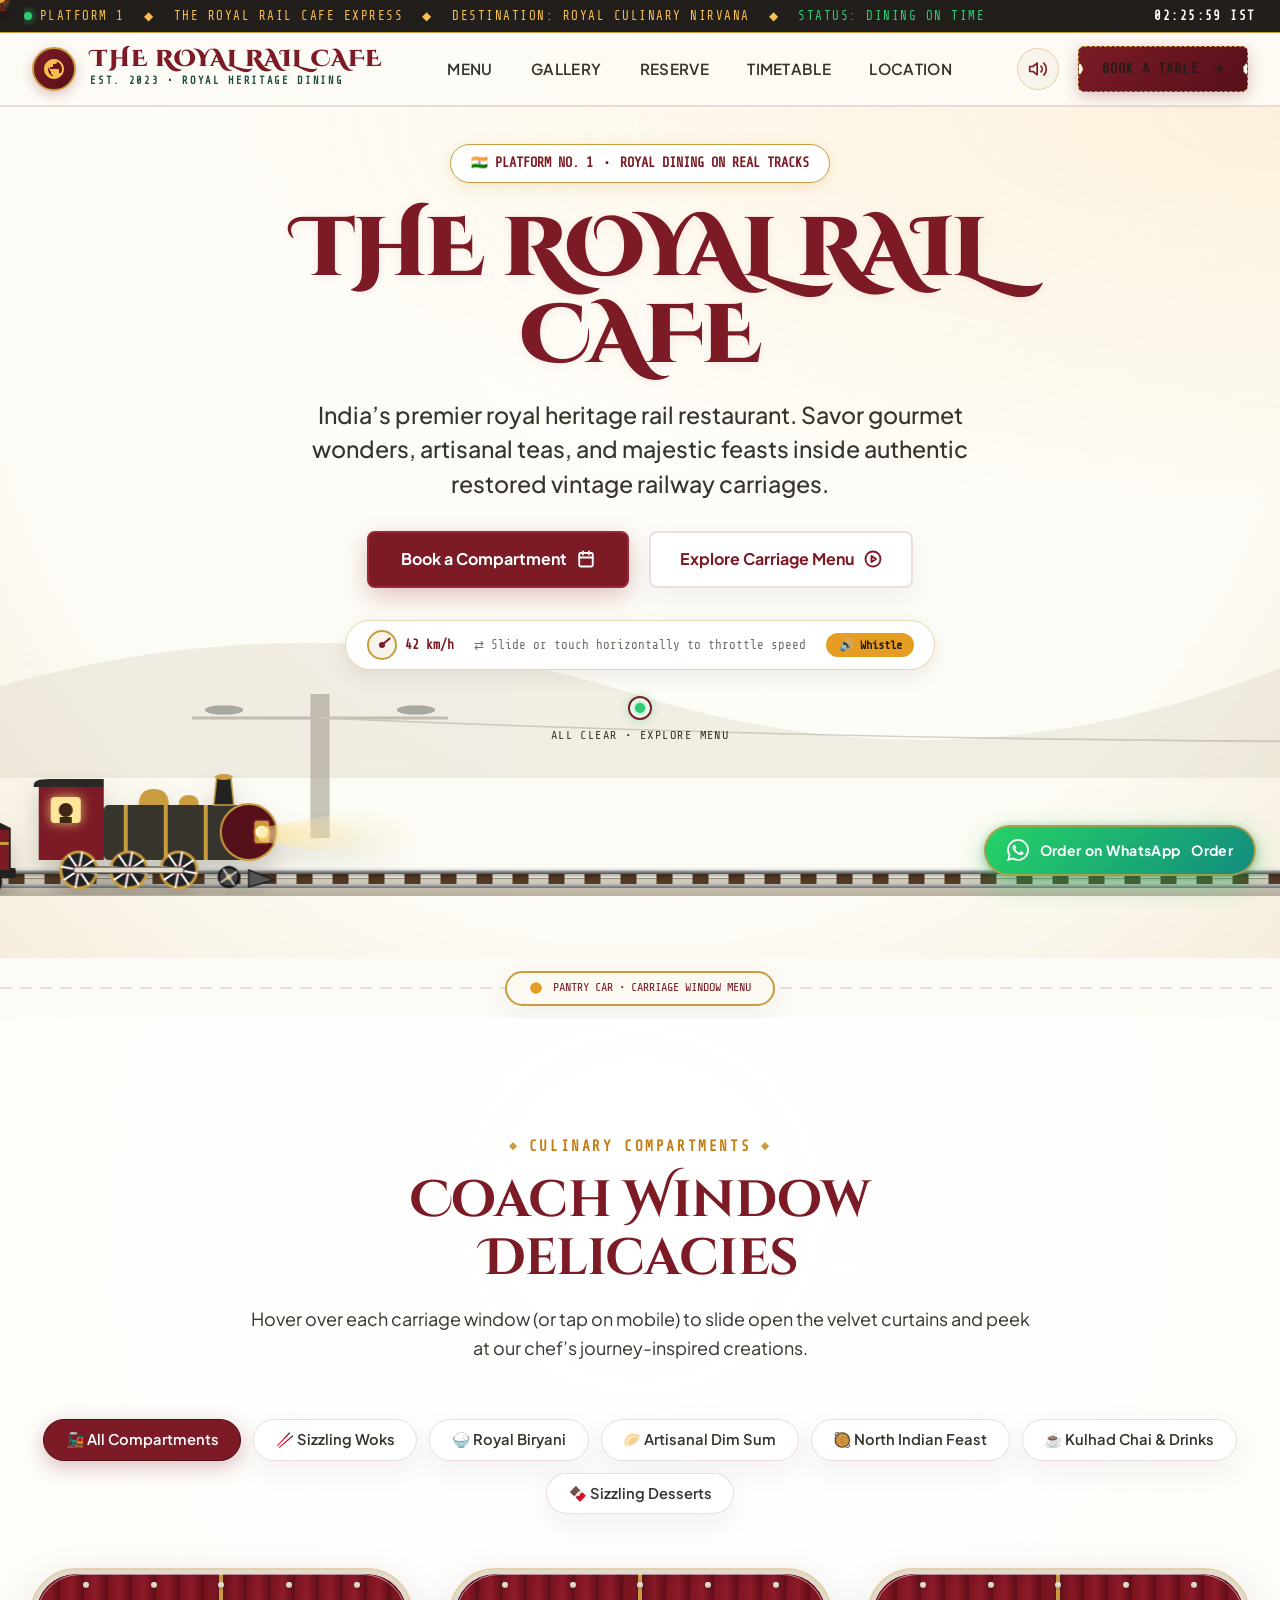
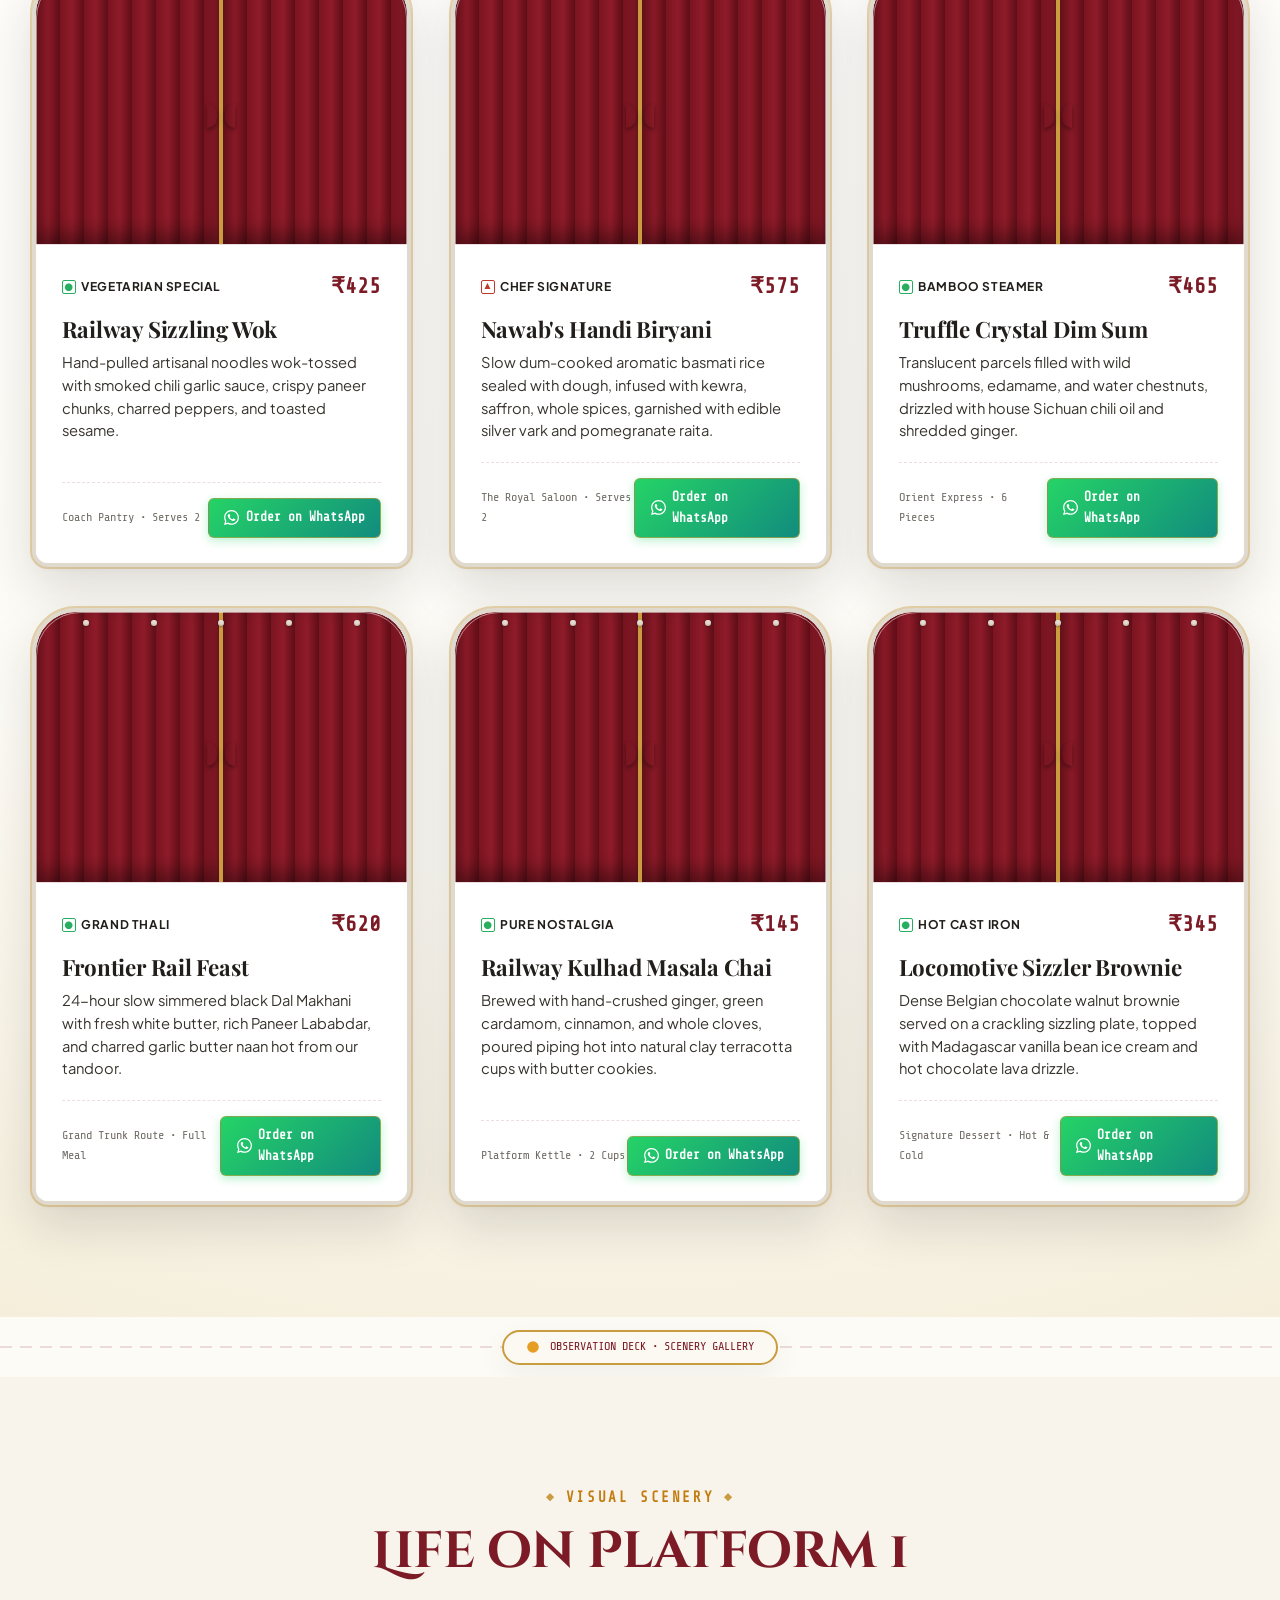
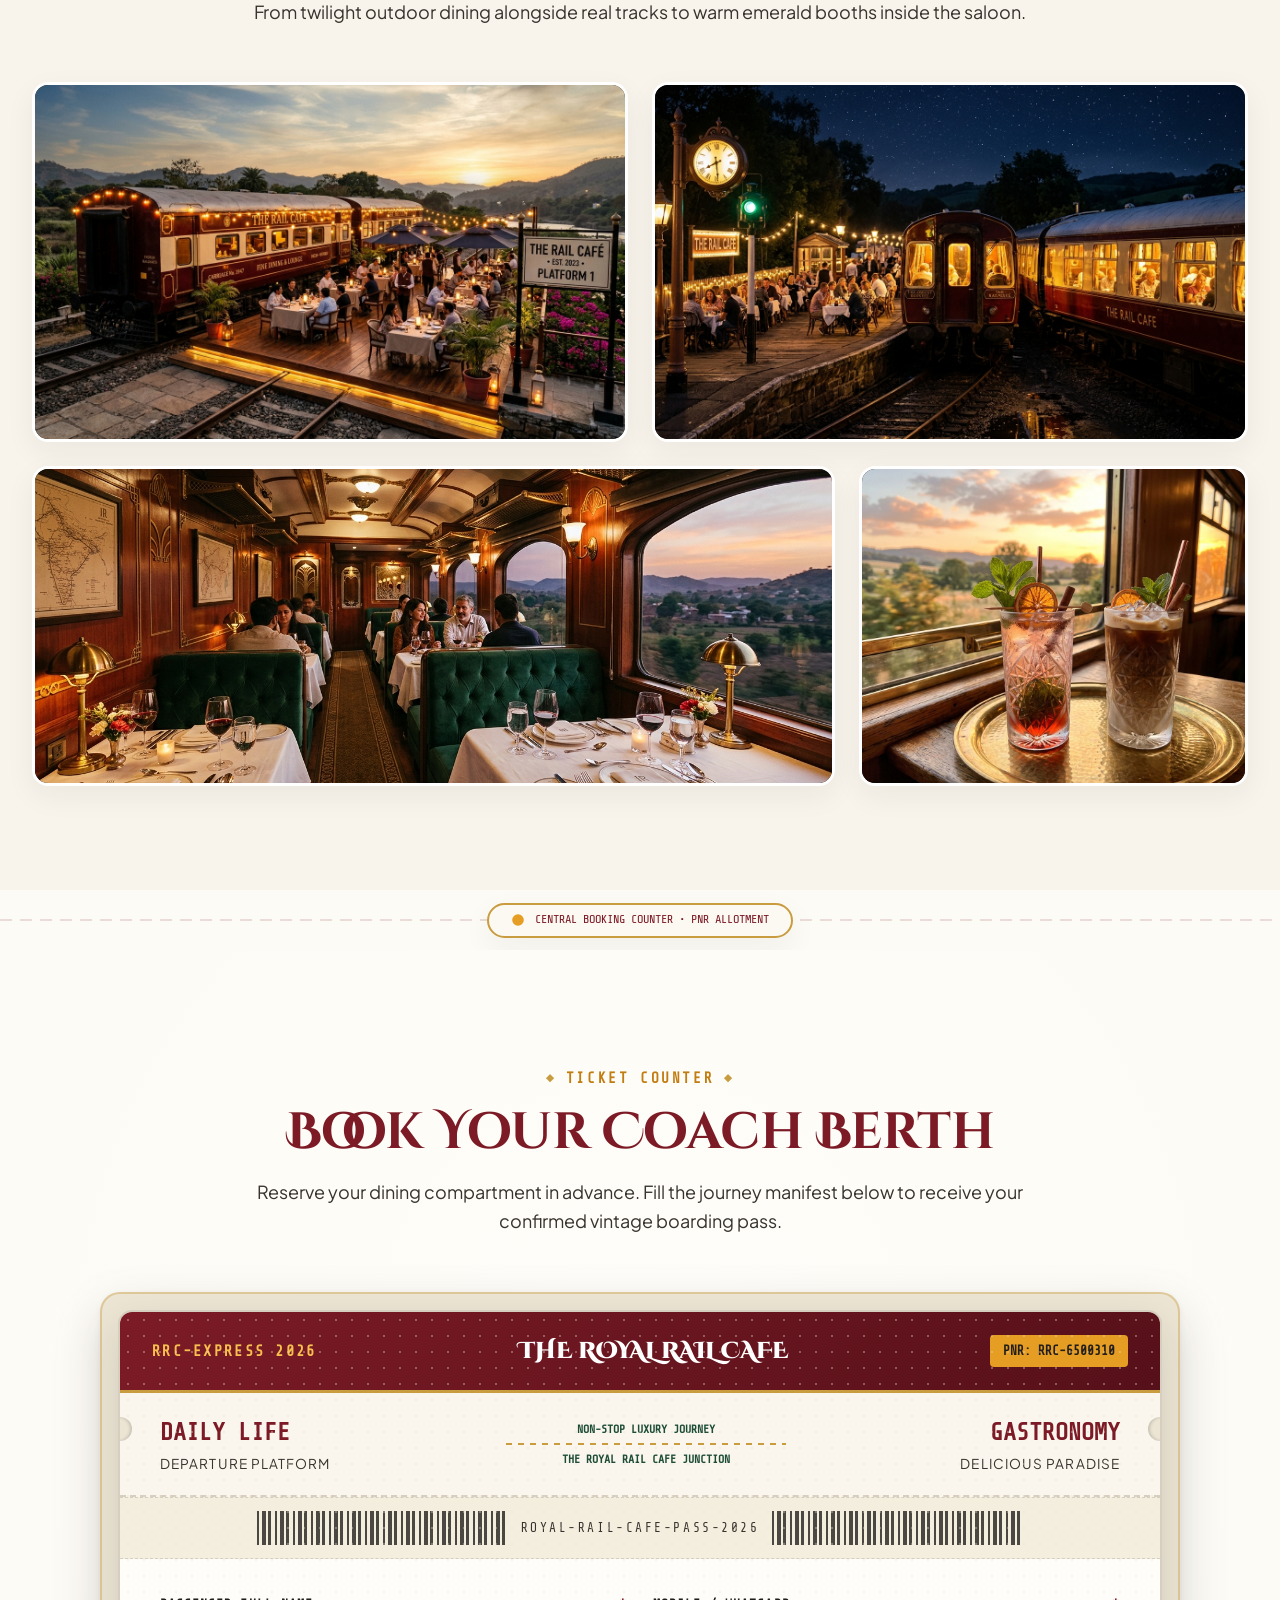
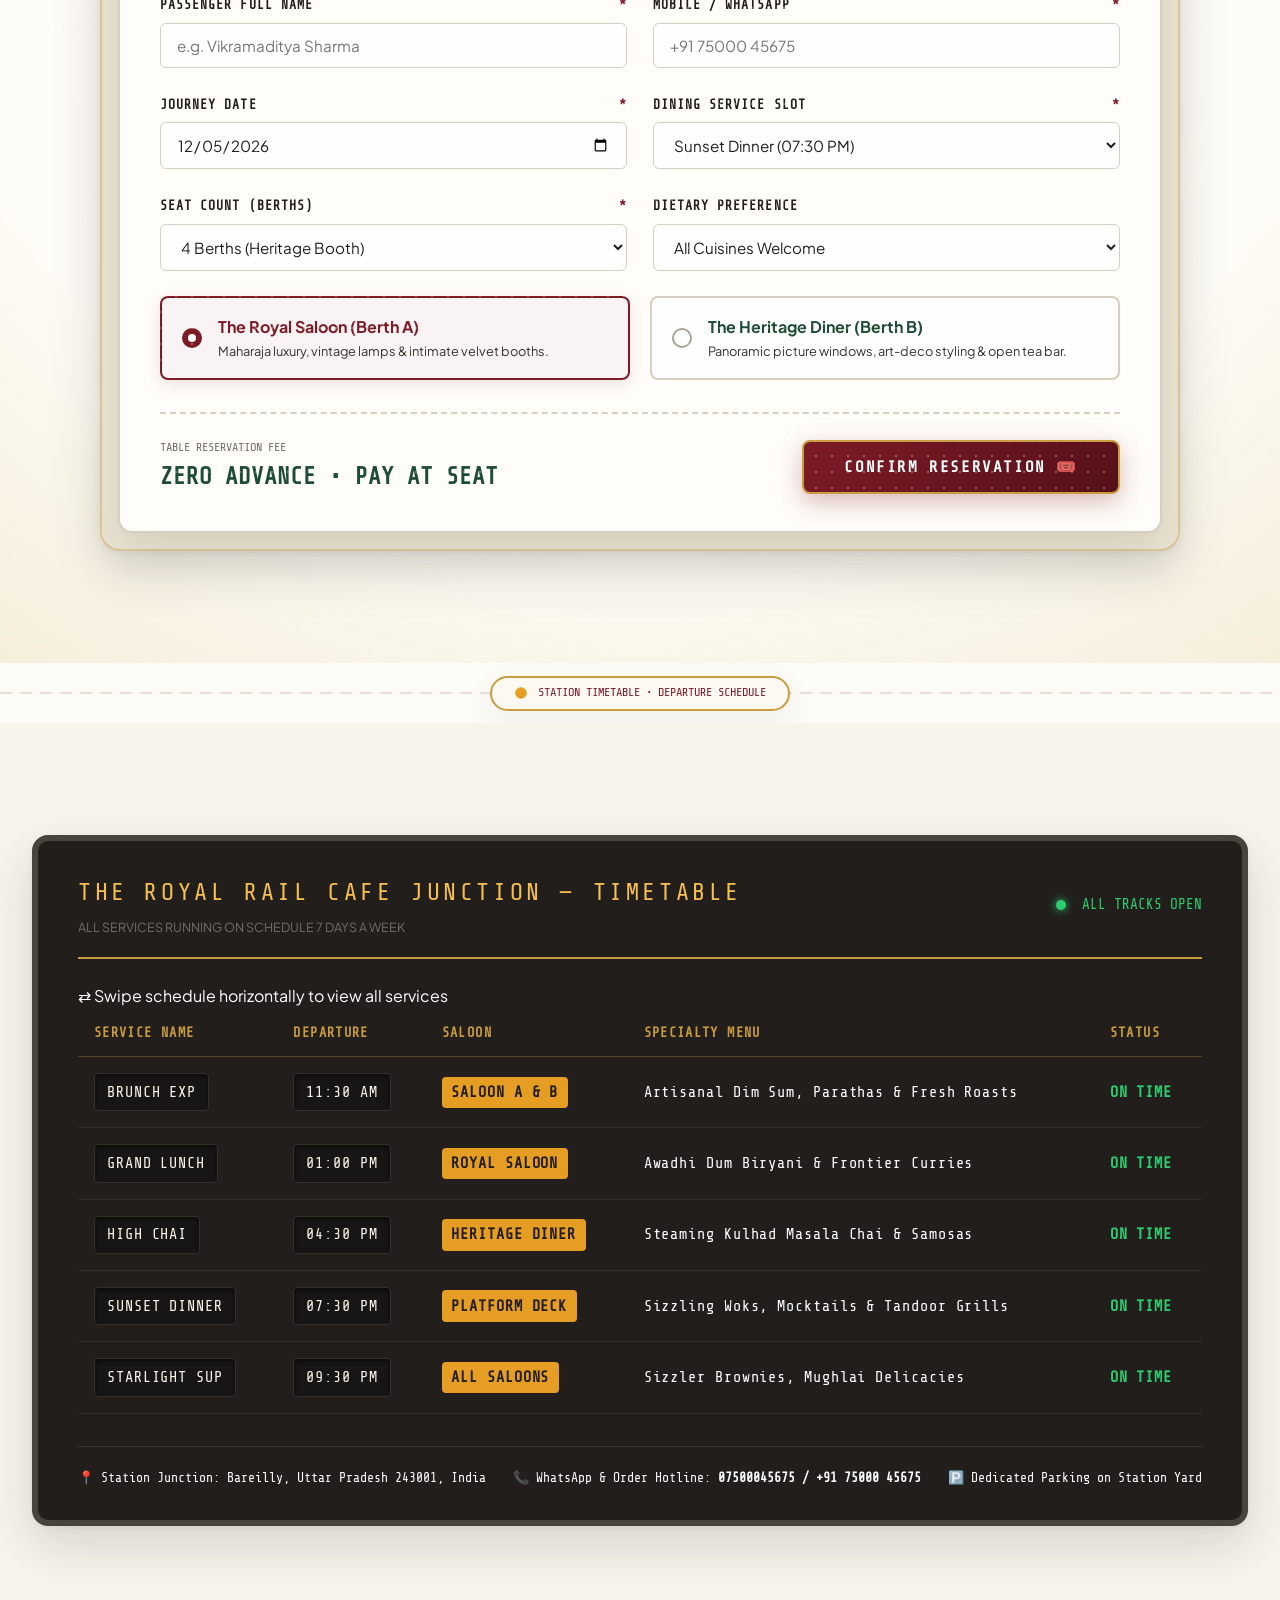
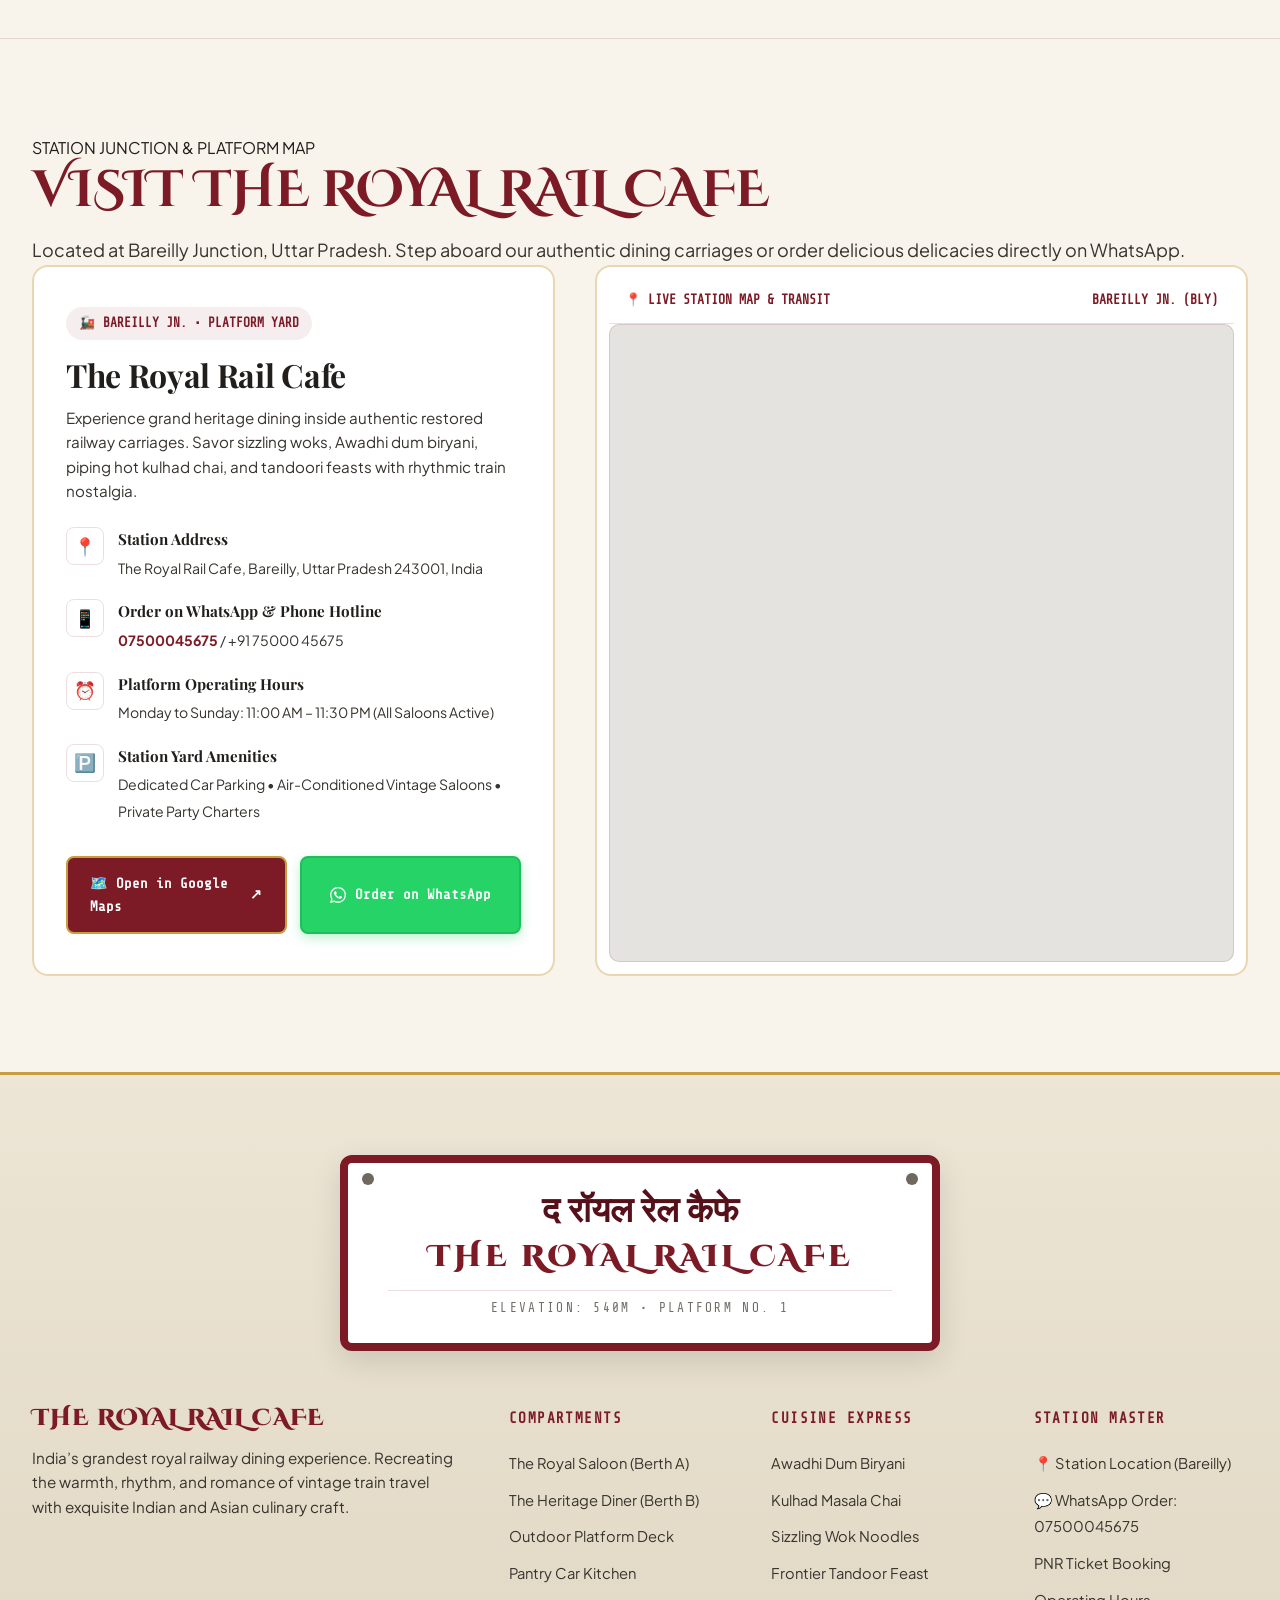
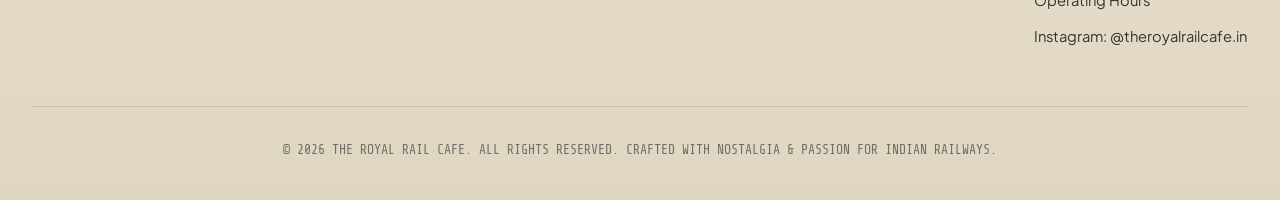
<file: index.html>
<!DOCTYPE html>
<html lang="en">
<head>
  <meta charset="UTF-8">
  <meta name="viewport" content="width=device-width, initial-scale=1.0, maximum-scale=5.0">
  <title>THE ROYAL RAIL CAFE | Luxury Heritage Dining On Tracks 🇮🇳</title>
  <meta name="description" content="Step aboard The Royal Rail Cafe. Savor gourmet dining inside authentic vintage railway carriages featuring artisanal North Indian, Biryani, Sizzling Woks, Dim Sum, and Masala Kulhad Chai.">
  
  <!-- Favicon SVG -->
  <link rel="icon" href="data:image/svg+xml,<svg xmlns=%22http://www.w3.org/2000/svg%22 viewBox=%220 0 100 100%22><text y=%22.9em%22 font-size=%2290%22>🚂</text></svg>">

  <!-- Stylesheets -->
  <link rel="stylesheet" href="css/style.css">
  <link rel="stylesheet" href="css/train.css">
  <link rel="stylesheet" href="css/flap-board.css">
  <link rel="stylesheet" href="css/ticket.css">
</head>
<body>

  <!-- Custom Train Lantern Signal Cursor -->
  <div id="custom-cursor" aria-hidden="true">
    <div class="lantern-glow"></div>
    <svg viewBox="0 0 24 24" fill="none" xmlns="http://www.w3.org/2000/svg">
      <path d="M12 2C8.13 2 5 5.13 5 9C5 12.87 8.13 16 12 16C15.87 16 19 12.87 19 9C19 5.13 15.87 2 12 2Z" fill="#C89C3F" stroke="#7C1B26" stroke-width="1.5"/>
      <circle cx="12" cy="9" r="4" fill="#FFEAA0" stroke="#E69D23" stroke-width="1"/>
      <path d="M10 16L9 22H15L14 16" stroke="#561019" stroke-width="1.5" stroke-linecap="round"/>
      <line x1="7" y1="22" x2="17" y2="22" stroke="#7C1B26" stroke-width="2" stroke-linecap="round"/>
      <path d="M9 2C9 0.9 10.3 0 12 0C13.7 0 15 0.9 15 2" stroke="#C89C3F" stroke-width="1.5"/>
    </svg>
  </div>

  <!-- Background Steam Puff Particles Canvas -->
  <canvas id="steam-canvas"></canvas>

  <!-- Punched Ticket Particles Container -->
  <div id="punch-particles-container" aria-hidden="true"></div>

  <!-- ==========================================================================
       SITE HEADER — Railway Departure Board Navbar
       ========================================================================== -->
  <header class="site-header" id="siteHeader">
    <!-- Split-Flap Ticker Strip -->
    <div class="header-board-strip">
      <div class="board-ticker-container">
        <div class="board-ticker" id="boardTicker">
          <span class="ticker-item">
            <span class="status-dot"></span>
            <span>PLATFORM 1</span>
          </span>
          <span class="ticker-item">◆</span>
          <span class="ticker-item">THE ROYAL RAIL CAFE EXPRESS</span>
          <span class="ticker-item">◆</span>
          <span class="ticker-item">DESTINATION: ROYAL CULINARY NIRVANA</span>
          <span class="ticker-item">◆</span>
          <span class="ticker-item" style="color:#2ECC71;">STATUS: DINING ON TIME</span>
        </div>
      </div>
      <div class="board-clock" id="stationMasterClock">
        20:30:00 IST
      </div>
    </div>

    <!-- Main Navigation Bar -->
    <div class="header-main">
      <a href="#hero" class="brand-logo" id="navBrandLogo">
        <div class="logo-crest">
          <svg width="24" height="24" viewBox="0 0 24 24" fill="currentColor">
            <path d="M12 2C6.48 2 2 6.48 2 12s4.48 10 10 10 10-4.48 10-10S17.52 2 12 2zm1 17.93c-3.95-.49-7-3.85-7-7.93 0-.62.08-1.21.21-1.79L9 15v1c0 1.1.9 2 2 2v1.93zm6.9-2.54c-.26-.81-1-1.39-1.9-1.39h-1v-3c0-.55-.45-1-1-1H8v-2h2c.55 0 1-.45 1-1V7h2c1.1 0 2-.9 2-2v-.41c2.93 1.19 5 4.06 5 7.41 0 2.08-.8 3.97-2.1 5.39z"/>
          </svg>
        </div>
        <div class="logo-text">
          <span class="logo-title">THE ROYAL RAIL CAFE</span>
          <span class="logo-subtitle">EST. 2023 • ROYAL HERITAGE DINING</span>
        </div>
      </a>

      <!-- Navigation Links with Mechanical Flap Letters on Hover -->
      <nav aria-label="Main Navigation" class="desktop-nav">
        <ul class="nav-links">
          <li class="nav-item"><a href="#menu" class="nav-link" id="navLinkMenu">MENU</a></li>
          <li class="nav-item"><a href="#gallery" class="nav-link" id="navLinkGallery">GALLERY</a></li>
          <li class="nav-item"><a href="#reservations" class="nav-link" id="navLinkReserve">RESERVE</a></li>
          <li class="nav-item"><a href="#timetable" class="nav-link" id="navLinkTimetable">TIMETABLE</a></li>
          <li class="nav-item"><a href="#location" class="nav-link" id="navLinkLocation">LOCATION</a></li>
        </ul>
      </nav>

      <!-- Action Controls -->
      <div class="header-actions">
        <!-- Sound Whistle Toggle -->
        <button class="sound-toggle-btn" id="soundToggleBtn" aria-label="Toggle Train Sounds" title="Play Authentic Train Sounds">
          <svg width="20" height="20" viewBox="0 0 24 24" fill="none" stroke="currentColor" stroke-width="2" stroke-linecap="round" stroke-linejoin="round">
            <polygon points="11 5 6 9 2 9 2 15 6 15 11 19 11 5"></polygon>
            <path d="M15.54 8.46a5 5 0 0 1 0 7.07"></path>
            <path d="M19.07 4.93a10 10 0 0 1 0 14.14"></path>
          </svg>
          <div class="sound-waves"></div>
        </button>

        <!-- Book a Table CTA Button -->
        <a href="#reservations" class="ticket-cta-btn" id="headerCtaBtn">
          <span>BOOK A TABLE</span>
          <svg width="14" height="14" viewBox="0 0 24 24" fill="none" stroke="currentColor" stroke-width="2.5" stroke-linecap="round" stroke-linejoin="round">
            <line x1="5" y1="12" x2="19" y2="12"></line>
            <polyline points="12 5 19 12 12 19"></polyline>
          </svg>
        </a>

        <!-- Mobile Drawer Toggle -->
        <button class="mobile-nav-toggle" id="mobileNavToggle" aria-label="Toggle navigation menu" aria-expanded="false">
          <span class="hamburger-bar"></span>
          <span class="hamburger-bar"></span>
          <span class="hamburger-bar"></span>
        </button>
      </div>
    </div>

    <!-- Mobile Navigation Drawer Overlay -->
    <div class="mobile-nav-drawer" id="mobileNavDrawer" aria-hidden="true">
      <div class="mobile-drawer-header">
        <div class="mobile-drawer-brand">
          <div class="logo-crest mini">
            <svg width="18" height="18" viewBox="0 0 24 24" fill="currentColor">
              <path d="M12 2C6.48 2 2 6.48 2 12s4.48 10 10 10 10-4.48 10-10S17.52 2 12 2zm1 17.93c-3.95-.49-7-3.85-7-7.93 0-.62.08-1.21.21-1.79L9 15v1c0 1.1.9 2 2 2v1.93zm6.9-2.54c-.26-.81-1-1.39-1.9-1.39h-1v-3c0-.55-.45-1-1-1H8v-2h2c.55 0 1-.45 1-1V7h2c1.1 0 2-.9 2-2v-.41c2.93 1.19 5 4.06 5 7.41 0 2.08-.8 3.97-2.1 5.39z"/>
            </svg>
          </div>
          <span>THE ROYAL RAIL CAFE</span>
        </div>
        <button class="mobile-drawer-close" id="mobileDrawerClose" aria-label="Close navigation menu">✕</button>
      </div>

      <div class="mobile-drawer-links">
        <a href="#menu" class="mobile-nav-link" id="mobLinkMenu">
          <span class="nav-link-num">01</span>
          <span class="nav-link-title">CARRIAGE MENU</span>
          <span class="nav-link-arrow">→</span>
        </a>
        <a href="#gallery" class="mobile-nav-link" id="mobLinkGallery">
          <span class="nav-link-num">02</span>
          <span class="nav-link-title">HERITAGE GALLERY</span>
          <span class="nav-link-arrow">→</span>
        </a>
        <a href="#reservations" class="mobile-nav-link" id="mobLinkReserve">
          <span class="nav-link-num">03</span>
          <span class="nav-link-title">TICKET RESERVATION</span>
          <span class="nav-link-arrow">→</span>
        </a>
        <a href="#timetable" class="mobile-nav-link" id="mobLinkTimetable">
          <span class="nav-link-num">04</span>
          <span class="nav-link-title">STATION TIMETABLE</span>
          <span class="nav-link-arrow">→</span>
        </a>
        <a href="#location" class="mobile-nav-link" id="mobLinkLocation">
          <span class="nav-link-num">05</span>
          <span class="nav-link-title">LOCATION & MAP</span>
          <span class="nav-link-arrow">→</span>
        </a>
      </div>

      <div class="mobile-drawer-footer">
        <a href="https://wa.me/917500045675?text=Hello%20The%20Royal%20Rail%20Cafe%2C%20I%20would%20like%20to%20place%20an%20order." target="_blank" rel="noopener noreferrer" class="btn-primary-rail full-width mobile-drawer-book-btn" id="mobDrawerWaBtn" style="background: linear-gradient(135deg, #25D366, #128C7E); border-color: var(--rail-gold); margin-bottom: 0.6rem;">
          <span>Order on WhatsApp 📲</span>
          <span>07500045675</span>
        </a>
        <a href="#reservations" class="btn-primary-rail full-width mobile-drawer-book-btn" id="mobDrawerReserveBtn">
          <span>Book a Dining Berth</span>
          <span>🎟️</span>
        </a>
        <div class="mobile-drawer-info">
          <span>🚂 Bareilly Junction • Platform Yard</span>
          <span>📞 Hotline: 07500045675 / +91 75000 45675</span>
        </div>
      </div>

    </div>
    <div class="mobile-nav-backdrop" id="mobileNavBackdrop" aria-hidden="true"></div>
  </header>

  <!-- ==========================================================================
       HERO SECTION — Animated 2D Train, Speed Controller, Track & Signals
       ========================================================================== -->
  <section class="hero-section" id="hero">
    <!-- Parallax Scenery Background Layers -->
    <div class="hero-scenery-backdrop" aria-hidden="true">
      <div class="scenery-layer scenery-sky"></div>
      <!-- Distant Hills Silhouette -->
      <div class="scenery-layer scenery-hills" style="background-image: url('data:image/svg+xml;utf8,<svg xmlns=%22http://www.w3.org/2000/svg%22 viewBox=%220 0 1200 120%22 preserveAspectRatio=%22none%22><path d=%22M0,120 L0,70 Q150,20 300,75 T600,60 T900,80 T1200,50 L1200,120 Z%22 fill=%22%23D1C8B4%22/></svg>');"></div>
      <!-- Telegraph Poles & Cateneries -->
      <div class="scenery-layer scenery-poles" style="background-image: url('data:image/svg+xml;utf8,<svg xmlns=%22http://www.w3.org/2000/svg%22 viewBox=%220 0 400 100%22 preserveAspectRatio=%22none%22><line x1=%2250%22 y1=%2210%22 x2=%2250%22 y2=%22100%22 stroke=%22%238A8272%22 stroke-width=%223%22/><line x1=%2230%22 y1=%2225%22 x2=%2270%22 y2=%2225%22 stroke=%22%238A8272%22 stroke-width=%222%22/><circle cx=%2235%22 cy=%2220%22 r=%223%22 fill=%22%23555%22/><circle cx=%2265%22 cy=%2220%22 r=%223%22 fill=%22%23555%22/><path d=%22M50,25 Q225,55 400,25%22 fill=%22none%22 stroke=%22%23A39B8B%22 stroke-width=%221%22/></svg>');"></div>
    </div>

    <!-- Hero Widescreen Content -->
    <div class="hero-content">
      <div class="hero-pill-badge">
        <span>🇮🇳 PLATFORM NO. 1</span>
        <span>•</span>
        <span>ROYAL DINING ON REAL TRACKS</span>
      </div>

      <h1 class="hero-title">
        THE ROYAL RAIL CAFE
      </h1>

      <p class="hero-tagline">
        India’s premier royal heritage rail restaurant. Savor gourmet wonders, artisanal teas, and majestic feasts inside authentic restored vintage railway carriages.
      </p>

      <div class="hero-actions-row">
        <a href="#reservations" class="btn-primary-rail" id="heroReserveBtn">
          <span>Book a Compartment</span>
          <svg width="18" height="18" viewBox="0 0 24 24" fill="none" stroke="currentColor" stroke-width="2.5" stroke-linecap="round" stroke-linejoin="round">
            <rect x="3" y="4" width="18" height="18" rx="2" ry="2"></rect>
            <line x1="16" y1="2" x2="16" y2="6"></line>
            <line x1="8" y1="2" x2="8" y2="6"></line>
            <line x1="3" y1="10" x2="21" y2="10"></line>
          </svg>
        </a>
        <a href="#menu" class="btn-secondary-rail" id="heroMenuBtn">
          <span>Explore Carriage Menu</span>
          <svg width="18" height="18" viewBox="0 0 24 24" fill="none" stroke="currentColor" stroke-width="2.5" stroke-linecap="round" stroke-linejoin="round">
            <circle cx="12" cy="12" r="10"></circle>
            <polygon points="10 8 16 12 10 16 10 8"></polygon>
          </svg>
        </a>
      </div>

      <!-- Train Speed HUD with Mouse & Touch Support -->
      <div class="train-hud-panel" id="trainHud">
        <div class="hud-speedometer">
          <div class="speed-gauge-dial">
            <svg viewBox="0 0 32 32">
              <circle cx="16" cy="16" r="14" fill="#F8F4EC" stroke="#C89C3F" stroke-width="2"/>
              <line x1="16" y1="16" x2="16" y2="6" stroke="#7C1B26" stroke-width="2" stroke-linecap="round" class="gauge-needle" id="gaugeNeedle"/>
              <circle cx="16" cy="16" r="3" fill="#7C1B26"/>
            </svg>
          </div>
          <span id="speedGaugeVal">45 km/h</span>
        </div>
        <span class="hud-tip">⇄ Slide or touch horizontally to throttle speed</span>
        <button class="btn-train-whistle" id="heroWhistleBtn" title="Sound Train Whistle">
          <span>🔊 Whistle</span>
        </button>
      </div>
    </div>

    <!-- Railway Track & Moving Train Stage -->
    <div class="hero-railway-stage" id="heroRailwayStage">
      <!-- Full-Width Railway Track Assembly -->
      <div class="railway-track-assembly">
        <div class="track-ballast"></div>
        <div class="track-sleepers" id="trackSleepers"></div>
        <div class="track-rails"></div>
        <div class="track-rails-bottom"></div>
      </div>

      <!-- 2D Animated SVG Train Consist (Engine + Tender + Coach 1 + Coach 2) -->
      <div class="train-consist-wrapper">
        <div class="train-consist" id="trainConsist">
          <div class="train-bob-assembly">

            <!-- 1. COACH B: THE HERITAGE DINER (Forest Green Livery) -->
            <div class="train-unit passenger-coach" id="coachBUnit">
              <svg viewBox="0 0 280 125" fill="none" xmlns="http://www.w3.org/2000/svg">
                <!-- Underframe & Bogie Suspension -->
                <rect x="10" y="88" width="260" height="12" rx="2" fill="#2B2723"/>
                <!-- Bogie Wheels Left -->
                <g class="wheel-spoked" style="transform-origin: 45px 105px;">
                  <circle cx="45" cy="105" r="14" fill="#555" stroke="#222" stroke-width="3"/>
                  <circle cx="45" cy="105" r="5" fill="#C89C3F"/>
                  <line x1="45" y1="91" x2="45" y2="119" stroke="#DDD" stroke-width="2"/>
                  <line x1="31" y1="105" x2="59" y2="105" stroke="#DDD" stroke-width="2"/>
                </g>
                <g class="wheel-spoked" style="transform-origin: 85px 105px;">
                  <circle cx="85" cy="105" r="14" fill="#555" stroke="#222" stroke-width="3"/>
                  <circle cx="85" cy="105" r="5" fill="#C89C3F"/>
                  <line x1="85" y1="91" x2="85" y2="119" stroke="#DDD" stroke-width="2"/>
                  <line x1="71" y1="105" x2="99" y2="105" stroke="#DDD" stroke-width="2"/>
                </g>
                <!-- Bogie Wheels Right -->
                <g class="wheel-spoked" style="transform-origin: 195px 105px;">
                  <circle cx="195" cy="105" r="14" fill="#555" stroke="#222" stroke-width="3"/>
                  <circle cx="195" cy="105" r="5" fill="#C89C3F"/>
                  <line x1="195" y1="91" x2="195" y2="119" stroke="#DDD" stroke-width="2"/>
                  <line x1="181" y1="105" x2="209" y2="105" stroke="#DDD" stroke-width="2"/>
                </g>
                <g class="wheel-spoked" style="transform-origin: 235px 105px;">
                  <circle cx="235" cy="105" r="14" fill="#555" stroke="#222" stroke-width="3"/>
                  <circle cx="235" cy="105" r="5" fill="#C89C3F"/>
                  <line x1="235" y1="91" x2="235" y2="119" stroke="#DDD" stroke-width="2"/>
                  <line x1="221" y1="105" x2="249" y2="105" stroke="#DDD" stroke-width="2"/>
                </g>
                <!-- Coach Body (Forest Green Lower, Cream Upper) -->
                <path d="M12 25 Q12 12 25 12 L255 12 Q268 12 268 25 L268 90 L12 90 Z" fill="#1E4D36"/>
                <path d="M12 25 Q12 12 25 12 L255 12 Q268 12 268 25 L268 55 L12 55 Z" fill="#FAF6EE"/>
                <!-- Brass Dividing Trim -->
                <rect x="12" y="53" width="256" height="4" fill="#C89C3F"/>
                <!-- Clerestory Roof Curve -->
                <path d="M22 12 Q22 6 35 6 L245 6 Q258 6 258 12 Z" fill="#E2DAC8"/>
                <!-- Coach Windows with Warm Dinner Glow -->
                <rect x="35" y="24" width="36" height="24" rx="8" class="coach-window-glow coach-interior-light"/>
                <rect x="85" y="24" width="36" height="24" rx="8" class="coach-window-glow coach-interior-light"/>
                <rect x="135" y="24" width="36" height="24" rx="8" class="coach-window-glow coach-interior-light"/>
                <rect x="185" y="24" width="36" height="24" rx="8" class="coach-window-glow coach-interior-light"/>
                <rect x="232" y="22" width="22" height="60" rx="3" fill="#143625" stroke="#C89C3F" stroke-width="1.5"/>
                <!-- Diner Silhouettes Inside Windows -->
                <circle cx="53" cy="36" r="5" fill="#4B3A23" opacity="0.6"/>
                <circle cx="103" cy="36" r="5" fill="#4B3A23" opacity="0.6"/>
                <circle cx="153" cy="36" r="5" fill="#4B3A23" opacity="0.6"/>
                <!-- Golden Coach Lettering -->
                <text x="140" y="75" font-family="'Plus Jakarta Sans', sans-serif" font-weight="700" font-size="9" fill="#E5C268" text-anchor="middle" letter-spacing="2">HERITAGE DINER • COACH B</text>
              </svg>
            </div>

            <!-- Coupler Joint -->
            <div class="train-coupler-joint"></div>

            <!-- 2. COACH A: THE ROYAL SALOON (Heritage Maroon Livery) -->
            <div class="train-unit passenger-coach" id="coachAUnit">
              <svg viewBox="0 0 280 125" fill="none" xmlns="http://www.w3.org/2000/svg">
                <!-- Underframe & Bogies -->
                <rect x="10" y="88" width="260" height="12" rx="2" fill="#2B2723"/>
                <!-- Left Bogie Wheels -->
                <g class="wheel-spoked" style="transform-origin: 45px 105px;">
                  <circle cx="45" cy="105" r="14" fill="#555" stroke="#222" stroke-width="3"/>
                  <circle cx="45" cy="105" r="5" fill="#C89C3F"/>
                  <line x1="45" y1="91" x2="45" y2="119" stroke="#DDD" stroke-width="2"/>
                  <line x1="31" y1="105" x2="59" y2="105" stroke="#DDD" stroke-width="2"/>
                </g>
                <g class="wheel-spoked" style="transform-origin: 85px 105px;">
                  <circle cx="85" cy="105" r="14" fill="#555" stroke="#222" stroke-width="3"/>
                  <circle cx="85" cy="105" r="5" fill="#C89C3F"/>
                  <line x1="85" y1="91" x2="85" y2="119" stroke="#DDD" stroke-width="2"/>
                  <line x1="71" y1="105" x2="99" y2="105" stroke="#DDD" stroke-width="2"/>
                </g>
                <!-- Right Bogie Wheels -->
                <g class="wheel-spoked" style="transform-origin: 195px 105px;">
                  <circle cx="195" cy="105" r="14" fill="#555" stroke="#222" stroke-width="3"/>
                  <circle cx="195" cy="105" r="5" fill="#C89C3F"/>
                  <line x1="195" y1="91" x2="195" y2="119" stroke="#DDD" stroke-width="2"/>
                  <line x1="181" y1="105" x2="209" y2="105" stroke="#DDD" stroke-width="2"/>
                </g>
                <g class="wheel-spoked" style="transform-origin: 235px 105px;">
                  <circle cx="235" cy="105" r="14" fill="#555" stroke="#222" stroke-width="3"/>
                  <circle cx="235" cy="105" r="5" fill="#C89C3F"/>
                  <line x1="235" y1="91" x2="235" y2="119" stroke="#DDD" stroke-width="2"/>
                  <line x1="221" y1="105" x2="249" y2="105" stroke="#DDD" stroke-width="2"/>
                </g>
                <!-- Coach Body (Maroon Lower, Cream Upper) -->
                <path d="M12 25 Q12 12 25 12 L255 12 Q268 12 268 25 L268 90 L12 90 Z" fill="#7C1B26"/>
                <path d="M12 25 Q12 12 25 12 L255 12 Q268 12 268 25 L268 55 L12 55 Z" fill="#FAF6EE"/>
                <!-- Brass Dividing Trim -->
                <rect x="12" y="53" width="256" height="4" fill="#C89C3F"/>
                <!-- Clerestory Roof Curve -->
                <path d="M22 12 Q22 6 35 6 L245 6 Q258 6 258 12 Z" fill="#E2DAC8"/>
                <!-- Arched Windows with Warm Glow -->
                <rect x="35" y="24" width="36" height="24" rx="8" class="coach-window-glow coach-interior-light"/>
                <rect x="85" y="24" width="36" height="24" rx="8" class="coach-window-glow coach-interior-light"/>
                <rect x="135" y="24" width="36" height="24" rx="8" class="coach-window-glow coach-interior-light"/>
                <rect x="185" y="24" width="36" height="24" rx="8" class="coach-window-glow coach-interior-light"/>
                <rect x="232" y="22" width="22" height="60" rx="3" fill="#561019" stroke="#C89C3F" stroke-width="1.5"/>
                <!-- Diners Silhouettes -->
                <circle cx="53" cy="36" r="5" fill="#4B3A23" opacity="0.6"/>
                <circle cx="103" cy="36" r="5" fill="#4B3A23" opacity="0.6"/>
                <circle cx="203" cy="36" r="5" fill="#4B3A23" opacity="0.6"/>
                <!-- Gold Coach Inscription -->
                <text x="140" y="75" font-family="'Plus Jakarta Sans', sans-serif" font-weight="700" font-size="9" fill="#E5C268" text-anchor="middle" letter-spacing="2">THE ROYAL SALOON • COACH A</text>
              </svg>
            </div>

            <!-- Coupler Joint -->
            <div class="train-coupler-joint"></div>

            <!-- 3. COAL TENDER -->
            <div class="train-unit coal-tender">
              <svg viewBox="0 0 140 95" fill="none" xmlns="http://www.w3.org/2000/svg">
                <!-- Underframe & Wheels -->
                <rect x="5" y="68" width="130" height="10" rx="2" fill="#222"/>
                <g class="wheel-spoked" style="transform-origin: 32px 82px;">
                  <circle cx="32" cy="82" r="12" fill="#444" stroke="#111" stroke-width="2.5"/>
                  <circle cx="32" cy="82" r="4" fill="#C89C3F"/>
                  <line x1="32" y1="70" x2="32" y2="94" stroke="#DDD" stroke-width="2"/>
                  <line x1="20" y1="82" x2="44" y2="82" stroke="#DDD" stroke-width="2"/>
                </g>
                <g class="wheel-spoked" style="transform-origin: 70px 82px;">
                  <circle cx="70" cy="82" r="12" fill="#444" stroke="#111" stroke-width="2.5"/>
                  <circle cx="70" cy="82" r="4" fill="#C89C3F"/>
                  <line x1="70" y1="70" x2="70" y2="94" stroke="#DDD" stroke-width="2"/>
                  <line x1="58" y1="82" x2="82" y2="82" stroke="#DDD" stroke-width="2"/>
                </g>
                <g class="wheel-spoked" style="transform-origin: 108px 82px;">
                  <circle cx="108" cy="82" r="12" fill="#444" stroke="#111" stroke-width="2.5"/>
                  <circle cx="108" cy="82" r="4" fill="#C89C3F"/>
                  <line x1="108" y1="70" x2="108" y2="94" stroke="#DDD" stroke-width="2"/>
                  <line x1="96" y1="82" x2="120" y2="82" stroke="#DDD" stroke-width="2"/>
                </g>
                <!-- Coal Heap & Tank -->
                <path d="M10 28 Q45 14 70 18 Q100 12 130 28 L130 70 L10 70 Z" fill="#262320"/>
                <path d="M12 30 L128 30 L128 70 L12 70 Z" fill="#7C1B26"/>
                <rect x="12" y="42" width="116" height="3" fill="#C89C3F"/>
                <!-- Tender Text -->
                <text x="70" y="58" font-family="'Share Tech Mono', monospace" font-size="8" fill="#E5C268" text-anchor="middle" letter-spacing="1">RRC-EXPRESS</text>
              </svg>
            </div>

            <!-- 4. STEAM LOCOMOTIVE ENGINE -->
            <div class="train-unit locomotive-engine">
              <!-- Chimney Smoke Stream -->
              <div class="smokestack-exhaust">
                <div class="smoke-cloud-puff puff-1"></div>
                <div class="smoke-cloud-puff puff-2"></div>
                <div class="smoke-cloud-puff puff-3"></div>
              </div>

              <!-- Headlight Beam -->
              <div class="locomotive-headlight-beam"></div>

              <svg viewBox="0 0 250 130" fill="none" xmlns="http://www.w3.org/2000/svg">
                <!-- Cowcatcher / Cattle Guard -->
                <polygon points="220,105 245,115 220,122" fill="#555" stroke="#222" stroke-width="1.5"/>
                <!-- Locomotive Cab (Back) -->
                <path d="M10 20 L75 20 L75 95 L10 95 Z" fill="#7C1B26"/>
                <path d="M5 20 Q5 14 20 14 L75 14 L75 22 L5 22 Z" fill="#2B2723"/>
                <!-- Cab Window with Driver Silhouette -->
                <rect x="22" y="32" width="30" height="26" rx="4" class="coach-window-glow"/>
                <circle cx="37" cy="45" r="7" fill="#3D2614"/>
                <rect x="31" y="52" width="12" height="6" fill="#3D2614"/>

                <!-- Boiler Cylinder (Main Body) -->
                <rect x="75" y="40" width="145" height="55" rx="5" fill="#37332D"/>
                <!-- Brass Bands on Boiler -->
                <rect x="95" y="40" width="4" height="55" fill="#C89C3F"/>
                <rect x="135" y="40" width="4" height="55" fill="#C89C3F"/>
                <rect x="175" y="40" width="4" height="55" fill="#C89C3F"/>
                <circle cx="220" cy="67" r="28" fill="#561019" stroke="#C89C3F" stroke-width="2"/>

                <!-- Smokestack Chimney -->
                <path d="M185 40 L188 12 L202 12 L205 40 Z" fill="#222" stroke="#C89C3F" stroke-width="1.5"/>
                <ellipse cx="195" cy="12" rx="9" ry="3" fill="#C89C3F"/>

                <!-- Steam Dome & Bell -->
                <path d="M110 40 Q110 24 125 24 Q140 24 140 40 Z" fill="#C89C3F"/>
                <path d="M150 40 Q150 30 160 30 Q170 30 170 40 Z" fill="#C89C3F"/>

                <!-- Big Golden Headlight Lantern -->
                <rect x="225" y="55" width="16" height="24" rx="3" fill="#C89C3F" stroke="#7C1B26" stroke-width="1.5"/>
                <circle cx="233" cy="67" r="7" fill="#FFFDE0" stroke="#E69D23" stroke-width="1.5"/>

                <!-- Driver Wheels (3 Big Spoked Wheels) -->
                <g class="wheel-spoked" style="transform-origin: 50px 105px;">
                  <circle cx="50" cy="105" r="18" fill="#222" stroke="#C89C3F" stroke-width="3"/>
                  <circle cx="50" cy="105" r="6" fill="#7C1B26"/>
                  <line x1="50" y1="87" x2="50" y2="123" stroke="#FFF" stroke-width="2"/>
                  <line x1="32" y1="105" x2="68" y2="105" stroke="#FFF" stroke-width="2"/>
                  <line x1="37" y1="92" x2="63" y2="118" stroke="#FFF" stroke-width="2"/>
                  <line x1="37" y1="118" x2="63" y2="92" stroke="#FFF" stroke-width="2"/>
                </g>

                <g class="wheel-spoked" style="transform-origin: 100px 105px;">
                  <circle cx="100" cy="105" r="18" fill="#222" stroke="#C89C3F" stroke-width="3"/>
                  <circle cx="100" cy="105" r="6" fill="#7C1B26"/>
                  <line x1="100" y1="87" x2="100" y2="123" stroke="#FFF" stroke-width="2"/>
                  <line x1="82" y1="105" x2="118" y2="105" stroke="#FFF" stroke-width="2"/>
                  <line x1="87" y1="92" x2="113" y2="118" stroke="#FFF" stroke-width="2"/>
                  <line x1="87" y1="118" x2="113" y2="92" stroke="#FFF" stroke-width="2"/>
                </g>

                <g class="wheel-spoked" style="transform-origin: 150px 105px;">
                  <circle cx="150" cy="105" r="18" fill="#222" stroke="#C89C3F" stroke-width="3"/>
                  <circle cx="150" cy="105" r="6" fill="#7C1B26"/>
                  <line x1="150" y1="87" x2="150" y2="123" stroke="#FFF" stroke-width="2"/>
                  <line x1="132" y1="105" x2="168" y2="105" stroke="#FFF" stroke-width="2"/>
                  <line x1="137" y1="92" x2="163" y2="118" stroke="#FFF" stroke-width="2"/>
                  <line x1="137" y1="118" x2="163" y2="92" stroke="#FFF" stroke-width="2"/>
                </g>

                <!-- Front Pilot Wheel -->
                <g class="wheel-spoked" style="transform-origin: 200px 112px;">
                  <circle cx="200" cy="112" r="10" fill="#444" stroke="#111" stroke-width="2"/>
                  <circle cx="200" cy="112" r="3" fill="#C89C3F"/>
                  <line x1="200" y1="102" x2="200" y2="122" stroke="#DDD" stroke-width="1.5"/>
                  <line x1="190" y1="112" x2="210" y2="112" stroke="#DDD" stroke-width="1.5"/>
                </g>

                <!-- Connecting Rod & Piston Assembly -->
                <rect x="45" y="102" width="110" height="6" rx="2" fill="#E2DAC8" stroke="#333" stroke-width="1" class="locomotive-piston-rod"/>
              </svg>
            </div>

          </div>
        </div>
      </div>

      <!-- Scroll Indicator Styled as Railway Signal Lamp -->
      <div class="hero-scroll-indicator">
        <a href="#menu" class="signal-post-indicator" id="heroScrollSignal">
          <div class="signal-lamp-icon">
            <div class="signal-lamp-green"></div>
          </div>
          <span>ALL CLEAR • EXPLORE MENU</span>
        </a>
      </div>
    </div>
  </section>


  <!-- ==========================================================================
       SECTION DIVIDER: Railway Coupling Knuckle
       ========================================================================== -->
  <div class="coupling-divider" aria-hidden="true">
    <div class="coupling-line"></div>
    <div class="coupling-knuckle">
      <svg width="14" height="14" viewBox="0 0 24 24" fill="currentColor">
        <circle cx="12" cy="12" r="10"/>
      </svg>
      <span>PANTRY CAR • CARRIAGE WINDOW MENU</span>
    </div>
  </div>

  <!-- ==========================================================================
       MENU SECTION — Styled as Coach Windows with 3D Mouse Tilt & Sliding Curtains
       ========================================================================== -->
  <section class="menu-section" id="menu">
    <div class="container-wide">
      <div class="section-header">
        <div class="section-eyebrow">Culinary Compartments</div>
        <h2 class="section-title">Coach Window Delicacies</h2>
        <p class="section-subtitle">
          Hover over each carriage window (or tap on mobile) to slide open the velvet curtains and peek at our chef’s journey-inspired creations.
        </p>
      </div>

      <!-- Menu Category Filter Tabs -->
      <div class="menu-categories-tabs" role="tablist">
        <button class="category-tab active" data-category="all" role="tab" id="tabAll">
          <span>🚂 All Compartments</span>
        </button>
        <button class="category-tab" data-category="woks" role="tab" id="tabWoks">
          <span>🥢 Sizzling Woks</span>
        </button>
        <button class="category-tab" data-category="biryani" role="tab" id="tabBiryani">
          <span>🍚 Royal Biryani</span>
        </button>
        <button class="category-tab" data-category="dimsum" role="tab" id="tabDimsum">
          <span>🥟 Artisanal Dim Sum</span>
        </button>
        <button class="category-tab" data-category="north-indian" role="tab" id="tabNorthIndian">
          <span>🥘 North Indian Feast</span>
        </button>
        <button class="category-tab" data-category="beverages" role="tab" id="tabBeverages">
          <span>☕ Kulhad Chai & Drinks</span>
        </button>
        <button class="category-tab" data-category="desserts" role="tab" id="tabDesserts">
          <span>🍫 Sizzling Desserts</span>
        </button>
      </div>

      <!-- Coach Windows Menu Grid -->
      <div class="coach-windows-grid" id="menuGrid">

        <!-- 1. Sizzling Wok Hakka Noodles -->
        <article class="coach-window-item" data-category="woks" data-dish="Railway Sizzling Wok" data-price="₹425">
          <div class="window-frame-trim"></div>
          <div class="window-rivets-top">
            <span class="rivet-dot"></span>
            <span class="rivet-dot"></span>
            <span class="rivet-dot"></span>
            <span class="rivet-dot"></span>
            <span class="rivet-dot"></span>
          </div>

          <div class="window-glass-viewport">
            <img src="assets/images/wok.jpg" alt="Cast iron skillet of sizzling Hakka noodles and chili paneer" class="window-dish-img" loading="lazy">
            <!-- Royal Velvet Drapes Framing Carriage Window (Non-closing) -->
            <div class="window-curtain-layer" aria-hidden="true">
              <div class="curtain-panel left"></div>
              <div class="curtain-panel right"></div>
            </div>
            <!-- Glass Sheen Glare -->
            <div class="window-glass-sheen"></div>
          </div>

          <div class="window-content-panel">
            <div>
              <div class="window-meta-row">
                <span class="dish-dietary-badge">
                  <span class="dietary-square veg"></span>
                  <span>Vegetarian Special</span>
                </span>
                <span class="window-dish-price">₹425</span>
              </div>
              <h3 class="window-dish-title">Railway Sizzling Wok</h3>
              <p class="window-dish-desc">
                Hand-pulled artisanal noodles wok-tossed with smoked chili garlic sauce, crispy paneer chunks, charred peppers, and toasted sesame.
              </p>
            </div>
            <div class="window-dish-footer">
              <span class="berth-serving-tag">Coach Pantry • Serves 2</span>
              <a href="https://wa.me/917500045675?text=Hello%20The%20Royal%20Rail%20Cafe%2C%20I%20would%20like%20to%20order%3A%20Railway%20Sizzling%20Wok%20(%E2%82%B9425)%20from%20the%20Carriage%20Menu." target="_blank" rel="noopener noreferrer" class="btn-order-dish btn-order-whatsapp" data-dish="Railway Sizzling Wok" data-price="₹425" aria-label="Order Railway Sizzling Wok on WhatsApp">
                <svg width="15" height="15" viewBox="0 0 24 24" fill="currentColor"><path d="M.057 24l1.687-6.163c-1.041-1.804-1.588-3.849-1.587-5.946.003-6.556 5.338-11.891 11.893-11.891 3.181.001 6.167 1.24 8.413 3.488 2.245 2.248 3.481 5.236 3.48 8.414-.003 6.557-5.338 11.892-11.893 11.892-1.99-.001-3.951-.5-5.688-1.448l-6.305 1.654zm6.597-3.807c1.676.995 3.276 1.591 5.392 1.592 5.448 0 9.886-4.434 9.889-9.885.002-5.462-4.415-9.89-9.881-9.892-5.452 0-9.887 4.434-9.889 9.884-.001 2.225.651 3.891 1.746 5.634l-.999 3.648 3.742-.981zm11.387-5.464c-.074-.124-.272-.198-.57-.347-.297-.149-1.758-.868-2.031-.967-.272-.099-.47-.149-.669.149-.198.297-.768.967-.941 1.165-.173.198-.347.223-.644.074-.297-.149-1.255-.462-2.39-1.475-.883-.788-1.48-1.761-1.653-2.059-.173-.297-.018-.458.13-.606.134-.133.297-.347.446-.521.151-.172.2-.296.3-.495.099-.198.05-.372-.025-.521-.075-.148-.669-1.611-.916-2.206-.242-.579-.487-.501-.669-.51l-.57-.01c-.198 0-.52.074-.792.372s-1.04 1.016-1.04 2.479 1.065 2.876 1.213 3.074c.149.198 2.095 3.2 5.076 4.487.709.306 1.263.489 1.694.626.712.226 1.36.194 1.872.118.571-.085 1.758-.719 2.006-1.413.248-.695.248-1.29.173-1.414z"/></svg>
                <span>Order on WhatsApp</span>
              </a>
            </div>
          </div>
        </article>

        <!-- 2. Royal Awadhi Dum Biryani -->
        <article class="coach-window-item" data-category="biryani" data-dish="Nawab's Handi Biryani" data-price="₹575">
          <div class="window-frame-trim"></div>
          <div class="window-rivets-top">
            <span class="rivet-dot"></span>
            <span class="rivet-dot"></span>
            <span class="rivet-dot"></span>
            <span class="rivet-dot"></span>
            <span class="rivet-dot"></span>
          </div>

          <div class="window-glass-viewport">
            <img src="assets/images/biryani.jpg" alt="Royal Awadhi Dum Biryani in brass handi" class="window-dish-img" loading="lazy">
            <div class="window-curtain-layer" aria-hidden="true">
              <div class="curtain-panel left"></div>
              <div class="curtain-panel right"></div>
            </div>
            <div class="window-glass-sheen"></div>
          </div>

          <div class="window-content-panel">
            <div>
              <div class="window-meta-row">
                <span class="dish-dietary-badge">
                  <span class="dietary-square non-veg"></span>
                  <span>Chef Signature</span>
                </span>
                <span class="window-dish-price">₹575</span>
              </div>
              <h3 class="window-dish-title">Nawab's Handi Biryani</h3>
              <p class="window-dish-desc">
                Slow dum-cooked aromatic basmati rice sealed with dough, infused with kewra, saffron, whole spices, garnished with edible silver vark and pomegranate raita.
              </p>
            </div>
            <div class="window-dish-footer">
              <span class="berth-serving-tag">The Royal Saloon • Serves 2</span>
              <a href="https://wa.me/917500045675?text=Hello%20The%20Royal%20Rail%20Cafe%2C%20I%20would%20like%20to%20order%3A%20Nawab%27s%20Handi%20Biryani%20(%E2%82%B9575)%20from%20the%20Carriage%20Menu." target="_blank" rel="noopener noreferrer" class="btn-order-dish btn-order-whatsapp" data-dish="Nawab's Handi Biryani" data-price="₹575" aria-label="Order Nawab's Handi Biryani on WhatsApp">
                <svg width="15" height="15" viewBox="0 0 24 24" fill="currentColor"><path d="M.057 24l1.687-6.163c-1.041-1.804-1.588-3.849-1.587-5.946.003-6.556 5.338-11.891 11.893-11.891 3.181.001 6.167 1.24 8.413 3.488 2.245 2.248 3.481 5.236 3.48 8.414-.003 6.557-5.338 11.892-11.893 11.892-1.99-.001-3.951-.5-5.688-1.448l-6.305 1.654zm6.597-3.807c1.676.995 3.276 1.591 5.392 1.592 5.448 0 9.886-4.434 9.889-9.885.002-5.462-4.415-9.89-9.881-9.892-5.452 0-9.887 4.434-9.889 9.884-.001 2.225.651 3.891 1.746 5.634l-.999 3.648 3.742-.981zm11.387-5.464c-.074-.124-.272-.198-.57-.347-.297-.149-1.758-.868-2.031-.967-.272-.099-.47-.149-.669.149-.198.297-.768.967-.941 1.165-.173.198-.347.223-.644.074-.297-.149-1.255-.462-2.39-1.475-.883-.788-1.48-1.761-1.653-2.059-.173-.297-.018-.458.13-.606.134-.133.297-.347.446-.521.151-.172.2-.296.3-.495.099-.198.05-.372-.025-.521-.075-.148-.669-1.611-.916-2.206-.242-.579-.487-.501-.669-.51l-.57-.01c-.198 0-.52.074-.792.372s-1.04 1.016-1.04 2.479 1.065 2.876 1.213 3.074c.149.198 2.095 3.2 5.076 4.487.709.306 1.263.489 1.694.626.712.226 1.36.194 1.872.118.571-.085 1.758-.719 2.006-1.413.248-.695.248-1.29.173-1.414z"/></svg>
                <span>Order on WhatsApp</span>
              </a>
            </div>
          </div>
        </article>

        <!-- 3. Steamed Crystal Dim Sum -->
        <article class="coach-window-item" data-category="dimsum" data-dish="Truffle Crystal Dim Sum" data-price="₹465">
          <div class="window-frame-trim"></div>
          <div class="window-rivets-top">
            <span class="rivet-dot"></span>
            <span class="rivet-dot"></span>
            <span class="rivet-dot"></span>
            <span class="rivet-dot"></span>
            <span class="rivet-dot"></span>
          </div>

          <div class="window-glass-viewport">
            <img src="assets/images/dimsum.jpg" alt="Steamed crystal dim sum dumplings in bamboo basket" class="window-dish-img" loading="lazy">
            <div class="window-curtain-layer" aria-hidden="true">
              <div class="curtain-panel left"></div>
              <div class="curtain-panel right"></div>
            </div>
            <div class="window-glass-sheen"></div>
          </div>

          <div class="window-content-panel">
            <div>
              <div class="window-meta-row">
                <span class="dish-dietary-badge">
                  <span class="dietary-square veg"></span>
                  <span>Bamboo Steamer</span>
                </span>
                <span class="window-dish-price">₹465</span>
              </div>
              <h3 class="window-dish-title">Truffle Crystal Dim Sum</h3>
              <p class="window-dish-desc">
                Translucent parcels filled with wild mushrooms, edamame, and water chestnuts, drizzled with house Sichuan chili oil and shredded ginger.
              </p>
            </div>
            <div class="window-dish-footer">
              <span class="berth-serving-tag">Orient Express • 6 Pieces</span>
              <a href="https://wa.me/917500045675?text=Hello%20The%20Royal%20Rail%20Cafe%2C%20I%20would%20like%20to%20order%3A%20Truffle%20Crystal%20Dim%20Sum%20(%E2%82%B9465)%20from%20the%20Carriage%20Menu." target="_blank" rel="noopener noreferrer" class="btn-order-dish btn-order-whatsapp" data-dish="Truffle Crystal Dim Sum" data-price="₹465" aria-label="Order Truffle Crystal Dim Sum on WhatsApp">
                <svg width="15" height="15" viewBox="0 0 24 24" fill="currentColor"><path d="M.057 24l1.687-6.163c-1.041-1.804-1.588-3.849-1.587-5.946.003-6.556 5.338-11.891 11.893-11.891 3.181.001 6.167 1.24 8.413 3.488 2.245 2.248 3.481 5.236 3.48 8.414-.003 6.557-5.338 11.892-11.893 11.892-1.99-.001-3.951-.5-5.688-1.448l-6.305 1.654zm6.597-3.807c1.676.995 3.276 1.591 5.392 1.592 5.448 0 9.886-4.434 9.889-9.885.002-5.462-4.415-9.89-9.881-9.892-5.452 0-9.887 4.434-9.889 9.884-.001 2.225.651 3.891 1.746 5.634l-.999 3.648 3.742-.981zm11.387-5.464c-.074-.124-.272-.198-.57-.347-.297-.149-1.758-.868-2.031-.967-.272-.099-.47-.149-.669.149-.198.297-.768.967-.941 1.165-.173.198-.347.223-.644.074-.297-.149-1.255-.462-2.39-1.475-.883-.788-1.48-1.761-1.653-2.059-.173-.297-.018-.458.13-.606.134-.133.297-.347.446-.521.151-.172.2-.296.3-.495.099-.198.05-.372-.025-.521-.075-.148-.669-1.611-.916-2.206-.242-.579-.487-.501-.669-.51l-.57-.01c-.198 0-.52.074-.792.372s-1.04 1.016-1.04 2.479 1.065 2.876 1.213 3.074c.149.198 2.095 3.2 5.076 4.487.709.306 1.263.489 1.694.626.712.226 1.36.194 1.872.118.571-.085 1.758-.719 2.006-1.413.248-.695.248-1.29.173-1.414z"/></svg>
                <span>Order on WhatsApp</span>
              </a>
            </div>
          </div>
        </article>

        <!-- 4. North Indian Feast -->
        <article class="coach-window-item" data-category="north-indian" data-dish="Frontier Rail Feast" data-price="₹620">
          <div class="window-frame-trim"></div>
          <div class="window-rivets-top">
            <span class="rivet-dot"></span>
            <span class="rivet-dot"></span>
            <span class="rivet-dot"></span>
            <span class="rivet-dot"></span>
            <span class="rivet-dot"></span>
          </div>

          <div class="window-glass-viewport">
            <img src="assets/images/north_indian.jpg" alt="Dal Makhani, Naan and Paneer feast on copper thali" class="window-dish-img" loading="lazy">
            <div class="window-curtain-layer" aria-hidden="true">
              <div class="curtain-panel left"></div>
              <div class="curtain-panel right"></div>
            </div>
            <div class="window-glass-sheen"></div>
          </div>

          <div class="window-content-panel">
            <div>
              <div class="window-meta-row">
                <span class="dish-dietary-badge">
                  <span class="dietary-square veg"></span>
                  <span>Grand Thali</span>
                </span>
                <span class="window-dish-price">₹620</span>
              </div>
              <h3 class="window-dish-title">Frontier Rail Feast</h3>
              <p class="window-dish-desc">
                24-hour slow simmered black Dal Makhani with fresh white butter, rich Paneer Lababdar, and charred garlic butter naan hot from our tandoor.
              </p>
            </div>
            <div class="window-dish-footer">
              <span class="berth-serving-tag">Grand Trunk Route • Full Meal</span>
              <a href="https://wa.me/917500045675?text=Hello%20The%20Royal%20Rail%20Cafe%2C%20I%20would%20like%20to%20order%3A%20Frontier%20Rail%20Feast%20(%E2%82%B9620)%20from%20the%20Carriage%20Menu." target="_blank" rel="noopener noreferrer" class="btn-order-dish btn-order-whatsapp" data-dish="Frontier Rail Feast" data-price="₹620" aria-label="Order Frontier Rail Feast on WhatsApp">
                <svg width="15" height="15" viewBox="0 0 24 24" fill="currentColor"><path d="M.057 24l1.687-6.163c-1.041-1.804-1.588-3.849-1.587-5.946.003-6.556 5.338-11.891 11.893-11.891 3.181.001 6.167 1.24 8.413 3.488 2.245 2.248 3.481 5.236 3.48 8.414-.003 6.557-5.338 11.892-11.893 11.892-1.99-.001-3.951-.5-5.688-1.448l-6.305 1.654zm6.597-3.807c1.676.995 3.276 1.591 5.392 1.592 5.448 0 9.886-4.434 9.889-9.885.002-5.462-4.415-9.89-9.881-9.892-5.452 0-9.887 4.434-9.889 9.884-.001 2.225.651 3.891 1.746 5.634l-.999 3.648 3.742-.981zm11.387-5.464c-.074-.124-.272-.198-.57-.347-.297-.149-1.758-.868-2.031-.967-.272-.099-.47-.149-.669.149-.198.297-.768.967-.941 1.165-.173.198-.347.223-.644.074-.297-.149-1.255-.462-2.39-1.475-.883-.788-1.48-1.761-1.653-2.059-.173-.297-.018-.458.13-.606.134-.133.297-.347.446-.521.151-.172.2-.296.3-.495.099-.198.05-.372-.025-.521-.075-.148-.669-1.611-.916-2.206-.242-.579-.487-.501-.669-.51l-.57-.01c-.198 0-.52.074-.792.372s-1.04 1.016-1.04 2.479 1.065 2.876 1.213 3.074c.149.198 2.095 3.2 5.076 4.487.709.306 1.263.489 1.694.626.712.226 1.36.194 1.872.118.571-.085 1.758-.719 2.006-1.413.248-.695.248-1.29.173-1.414z"/></svg>
                <span>Order on WhatsApp</span>
              </a>
            </div>
          </div>
        </article>

        <!-- 5. Masala Kulhad Chai & Beverages -->
        <article class="coach-window-item" data-category="beverages" data-dish="Railway Kulhad Masala Chai" data-price="₹145">
          <div class="window-frame-trim"></div>
          <div class="window-rivets-top">
            <span class="rivet-dot"></span>
            <span class="rivet-dot"></span>
            <span class="rivet-dot"></span>
            <span class="rivet-dot"></span>
            <span class="rivet-dot"></span>
          </div>

          <div class="window-glass-viewport">
            <img src="assets/images/chai.jpg" alt="Railway kettle and steaming Masala Chai in terracotta kulhads" class="window-dish-img" loading="lazy">
            <div class="window-curtain-layer" aria-hidden="true">
              <div class="curtain-panel left"></div>
              <div class="curtain-panel right"></div>
            </div>
            <div class="window-glass-sheen"></div>
          </div>

          <div class="window-content-panel">
            <div>
              <div class="window-meta-row">
                <span class="dish-dietary-badge">
                  <span class="dietary-square veg"></span>
                  <span>Pure Nostalgia</span>
                </span>
                <span class="window-dish-price">₹145</span>
              </div>
              <h3 class="window-dish-title">Railway Kulhad Masala Chai</h3>
              <p class="window-dish-desc">
                Brewed with hand-crushed ginger, green cardamom, cinnamon, and whole cloves, poured piping hot into natural clay terracotta cups with butter cookies.
              </p>
            </div>
            <div class="window-dish-footer">
              <span class="berth-serving-tag">Platform Kettle • 2 Cups</span>
              <a href="https://wa.me/917500045675?text=Hello%20The%20Royal%20Rail%20Cafe%2C%20I%20would%20like%20to%20order%3A%20Railway%20Kulhad%20Masala%20Chai%20(%E2%82%B9145)%20from%20the%20Carriage%20Menu." target="_blank" rel="noopener noreferrer" class="btn-order-dish btn-order-whatsapp" data-dish="Railway Kulhad Masala Chai" data-price="₹145" aria-label="Order Railway Kulhad Masala Chai on WhatsApp">
                <svg width="15" height="15" viewBox="0 0 24 24" fill="currentColor"><path d="M.057 24l1.687-6.163c-1.041-1.804-1.588-3.849-1.587-5.946.003-6.556 5.338-11.891 11.893-11.891 3.181.001 6.167 1.24 8.413 3.488 2.245 2.248 3.481 5.236 3.48 8.414-.003 6.557-5.338 11.892-11.893 11.892-1.99-.001-3.951-.5-5.688-1.448l-6.305 1.654zm6.597-3.807c1.676.995 3.276 1.591 5.392 1.592 5.448 0 9.886-4.434 9.889-9.885.002-5.462-4.415-9.89-9.881-9.892-5.452 0-9.887 4.434-9.889 9.884-.001 2.225.651 3.891 1.746 5.634l-.999 3.648 3.742-.981zm11.387-5.464c-.074-.124-.272-.198-.57-.347-.297-.149-1.758-.868-2.031-.967-.272-.099-.47-.149-.669.149-.198.297-.768.967-.941 1.165-.173.198-.347.223-.644.074-.297-.149-1.255-.462-2.39-1.475-.883-.788-1.48-1.761-1.653-2.059-.173-.297-.018-.458.13-.606.134-.133.297-.347.446-.521.151-.172.2-.296.3-.495.099-.198.05-.372-.025-.521-.075-.148-.669-1.611-.916-2.206-.242-.579-.487-.501-.669-.51l-.57-.01c-.198 0-.52.074-.792.372s-1.04 1.016-1.04 2.479 1.065 2.876 1.213 3.074c.149.198 2.095 3.2 5.076 4.487.709.306 1.263.489 1.694.626.712.226 1.36.194 1.872.118.571-.085 1.758-.719 2.006-1.413.248-.695.248-1.29.173-1.414z"/></svg>
                <span>Order on WhatsApp</span>
              </a>
            </div>
          </div>
        </article>

        <!-- 6. Decadent Sizzling Brownie -->
        <article class="coach-window-item" data-category="desserts" data-dish="Locomotive Sizzler Brownie" data-price="₹345">
          <div class="window-frame-trim"></div>
          <div class="window-rivets-top">
            <span class="rivet-dot"></span>
            <span class="rivet-dot"></span>
            <span class="rivet-dot"></span>
            <span class="rivet-dot"></span>
            <span class="rivet-dot"></span>
          </div>

          <div class="window-glass-viewport">
            <img src="assets/images/brownie.jpg" alt="Cast iron skillet sizzling chocolate fudge brownie with ice cream" class="window-dish-img" loading="lazy">
            <div class="window-curtain-layer" aria-hidden="true">
              <div class="curtain-panel left"></div>
              <div class="curtain-panel right"></div>
            </div>
            <div class="window-glass-sheen"></div>
          </div>

          <div class="window-content-panel">
            <div>
              <div class="window-meta-row">
                <span class="dish-dietary-badge">
                  <span class="dietary-square veg"></span>
                  <span>Hot Cast Iron</span>
                </span>
                <span class="window-dish-price">₹345</span>
              </div>
              <h3 class="window-dish-title">Locomotive Sizzler Brownie</h3>
              <p class="window-dish-desc">
                Dense Belgian chocolate walnut brownie served on a crackling sizzling plate, topped with Madagascar vanilla bean ice cream and hot chocolate lava drizzle.
              </p>
            </div>
            <div class="window-dish-footer">
              <span class="berth-serving-tag">Signature Dessert • Hot & Cold</span>
              <a href="https://wa.me/917500045675?text=Hello%20The%20Royal%20Rail%20Cafe%2C%20I%20would%20like%20to%20order%3A%20Locomotive%20Sizzler%20Brownie%20(%E2%82%B9345)%20from%20the%20Carriage%20Menu." target="_blank" rel="noopener noreferrer" class="btn-order-dish btn-order-whatsapp" data-dish="Locomotive Sizzler Brownie" data-price="₹345" aria-label="Order Locomotive Sizzler Brownie on WhatsApp">
                <svg width="15" height="15" viewBox="0 0 24 24" fill="currentColor"><path d="M.057 24l1.687-6.163c-1.041-1.804-1.588-3.849-1.587-5.946.003-6.556 5.338-11.891 11.893-11.891 3.181.001 6.167 1.24 8.413 3.488 2.245 2.248 3.481 5.236 3.48 8.414-.003 6.557-5.338 11.892-11.893 11.892-1.99-.001-3.951-.5-5.688-1.448l-6.305 1.654zm6.597-3.807c1.676.995 3.276 1.591 5.392 1.592 5.448 0 9.886-4.434 9.889-9.885.002-5.462-4.415-9.89-9.881-9.892-5.452 0-9.887 4.434-9.889 9.884-.001 2.225.651 3.891 1.746 5.634l-.999 3.648 3.742-.981zm11.387-5.464c-.074-.124-.272-.198-.57-.347-.297-.149-1.758-.868-2.031-.967-.272-.099-.47-.149-.669.149-.198.297-.768.967-.941 1.165-.173.198-.347.223-.644.074-.297-.149-1.255-.462-2.39-1.475-.883-.788-1.48-1.761-1.653-2.059-.173-.297-.018-.458.13-.606.134-.133.297-.347.446-.521.151-.172.2-.296.3-.495.099-.198.05-.372-.025-.521-.075-.148-.669-1.611-.916-2.206-.242-.579-.487-.501-.669-.51l-.57-.01c-.198 0-.52.074-.792.372s-1.04 1.016-1.04 2.479 1.065 2.876 1.213 3.074c.149.198 2.095 3.2 5.076 4.487.709.306 1.263.489 1.694.626.712.226 1.36.194 1.872.118.571-.085 1.758-.719 2.006-1.413.248-.695.248-1.29.173-1.414z"/></svg>
                <span>Order on WhatsApp</span>
              </a>
            </div>
          </div>
        </article>

      </div>
    </div>
  </section>


  <!-- ==========================================================================
       SECTION DIVIDER: Railway Coupling Knuckle
       ========================================================================== -->
  <div class="coupling-divider" aria-hidden="true">
    <div class="coupling-line"></div>
    <div class="coupling-knuckle">
      <svg width="14" height="14" viewBox="0 0 24 24" fill="currentColor">
        <circle cx="12" cy="12" r="10"/>
      </svg>
      <span>OBSERVATION DECK • SCENERY GALLERY</span>
    </div>
  </div>

  <!-- ==========================================================================
       GALLERY SECTION — Instagram Carriage Grid & Ambience
       ========================================================================== -->
  <section class="gallery-section" id="gallery">
    <div class="container-wide">
      <div class="section-header">
        <div class="section-eyebrow">Visual Scenery</div>
        <h2 class="section-title">Life on Platform 1</h2>
        <p class="section-subtitle">
          From twilight outdoor dining alongside real tracks to warm emerald booths inside the saloon.
        </p>
      </div>

      <div class="gallery-grid">
        <!-- 1. Exterior Twilight Patio (Wide 6-col) -->
        <div class="gallery-card col-6">
          <img src="assets/images/exterior.jpg" alt="Golden hour outdoor platform deck of The Royal Rail Cafe" loading="lazy">
          <div class="gallery-overlay">
            <h4 class="gallery-caption-title">The Platform Dining Deck</h4>
            <span class="gallery-caption-sub">TWILIGHT PATIO & RESTORED RAILWAY AMBIANCE</span>
          </div>
        </div>

        <!-- 2. Illuminated Night Coach Exterior (6-col) -->
        <div class="gallery-card col-6">
          <img src="assets/images/night_exterior.jpg" alt="Night lights glowing through the carriage windows" loading="lazy">
          <div class="gallery-overlay">
            <h4 class="gallery-caption-title">Starlight Express Ambience</h4>
            <span class="gallery-caption-sub">AMBER LANTERNS & VINTAGE PLATFORM CLOCK</span>
          </div>
        </div>

        <!-- 3. Coach Interior Booths (8-col) -->
        <div class="gallery-card col-8">
          <img src="assets/images/interior.jpg" alt="Emerald booths and brass lamps inside the coach" loading="lazy">
          <div class="gallery-overlay">
            <h4 class="gallery-caption-title">The Royal Saloon Dining Compartment</h4>
            <span class="gallery-caption-sub">MAHOGANY WOODWORK & VINTAGE ROUTE MAPS</span>
          </div>
        </div>

        <!-- 4. Craft Mocktails (4-col) -->
        <div class="gallery-card col-4">
          <img src="assets/images/mocktails.jpg" alt="Artisanal mocktails by the carriage window" loading="lazy">
          <div class="gallery-overlay">
            <h4 class="gallery-caption-title">Sunset Spritzers</h4>
            <span class="gallery-caption-sub">CRAFT BEVERAGES AT WINDOW SIDE</span>
          </div>
        </div>
      </div>
    </div>
  </section>

  <!-- ==========================================================================
       SECTION DIVIDER: Railway Coupling Knuckle
       ========================================================================== -->
  <div class="coupling-divider" aria-hidden="true">
    <div class="coupling-line"></div>
    <div class="coupling-knuckle">
      <svg width="14" height="14" viewBox="0 0 24 24" fill="currentColor">
        <circle cx="12" cy="12" r="10"/>
      </svg>
      <span>CENTRAL BOOKING COUNTER • PNR ALLOTMENT</span>
    </div>
  </div>

  <!-- ==========================================================================
       RESERVATIONS SECTION — Vintage Train Ticket Booking Slip
       ========================================================================== -->
  <section class="reservation-section" id="reservations">
    <div class="container">
      <div class="section-header">
        <div class="section-eyebrow">Ticket Counter</div>
        <h2 class="section-title">Book Your Coach Berth</h2>
        <p class="section-subtitle">
          Reserve your dining compartment in advance. Fill the journey manifest below to receive your confirmed vintage boarding pass.
        </p>
      </div>

      <div class="reservation-wrapper">
        <div class="ticket-envelope-sleeve">
          <div class="ticket-container">
            <div class="ticket-watermark-pattern"></div>

            <!-- Red-Ink Stamped "CONFIRMED" Seal -->
            <div class="ticket-stamp-seal" id="ticketStampSeal">
              CONFIRMED<br>BERTH ALLOTTED
            </div>

            <!-- Ticket Header Strip -->
            <div class="ticket-header-strip">
              <span class="ticket-train-no">RRC-EXPRESS 2026</span>
              <span class="ticket-header-title">THE ROYAL RAIL CAFE</span>
              <span class="ticket-class-badge" id="ticketPnrDisplay">PNR: RRC-7842918</span>
            </div>

            <!-- Route Summary Row -->
            <div class="ticket-route-row">
              <div class="route-station">
                <span class="route-code">DAILY LIFE</span>
                <span class="route-city">DEPARTURE PLATFORM</span>
              </div>
              <div class="route-connector">
                <span class="route-train-tag">NON-STOP LUXURY JOURNEY</span>
                <div class="route-line"></div>
                <span class="route-train-tag">THE ROYAL RAIL CAFE JUNCTION</span>
              </div>
              <div class="route-station" style="text-align: right;">
                <span class="route-code">GASTRONOMY</span>
                <span class="route-city">DELICIOUS PARADISE</span>
              </div>
            </div>

            <!-- Ticket Barcode Strip -->
            <div class="ticket-barcode-strip">
              <div class="barcode-lines"></div>
              <span class="barcode-pnr-text">ROYAL-RAIL-CAFE-PASS-2026</span>
              <div class="barcode-lines"></div>
            </div>

            <!-- Booking Form Body -->
            <form class="ticket-form-body" id="ticketBookingForm">
              <div class="ticket-form-grid">

                <!-- Passenger Name -->
                <div class="ticket-input-group">
                  <label for="passengerName" class="ticket-label">
                    <span>Passenger Full Name</span>
                    <span style="color:var(--rail-maroon);">*</span>
                  </label>
                  <input type="text" id="passengerName" class="ticket-input" placeholder="e.g. Vikramaditya Sharma" required>
                </div>

                <!-- Contact Number -->
                <div class="ticket-input-group">
                  <label for="contactNumber" class="ticket-label">
                    <span>Mobile / WhatsApp</span>
                    <span style="color:var(--rail-maroon);">*</span>
                  </label>
                  <input type="tel" id="contactNumber" class="ticket-input" placeholder="+91 75000 45675" required>
                </div>

                <!-- Journey Date -->
                <div class="ticket-input-group">
                  <label for="journeyDate" class="ticket-label">
                    <span>Journey Date</span>
                    <span style="color:var(--rail-maroon);">*</span>
                  </label>
                  <input type="date" id="journeyDate" class="ticket-input" required>
                </div>

                <!-- Journey Slot / Dining Time -->
                <div class="ticket-input-group">
                  <label for="journeyTime" class="ticket-label">
                    <span>Dining Service Slot</span>
                    <span style="color:var(--rail-maroon);">*</span>
                  </label>
                  <select id="journeyTime" class="ticket-select" required>
                    <option value="Sunset Dinner (07:30 PM)">Sunset Dinner (07:30 PM)</option>
                    <option value="High Chai Express (04:30 PM)">High Chai Express (04:30 PM)</option>
                    <option value="Starlight Supper (09:30 PM)">Starlight Supper (09:30 PM)</option>
                    <option value="Grand Lunch Express (01:00 PM)">Grand Lunch Express (01:00 PM)</option>
                  </select>
                </div>

                <!-- Number of Passengers -->
                <div class="ticket-input-group">
                  <label for="passengerCount" class="ticket-label">
                    <span>Seat Count (Berths)</span>
                    <span style="color:var(--rail-maroon);">*</span>
                  </label>
                  <select id="passengerCount" class="ticket-select" required>
                    <option value="2">2 Berths (Couples Window Table)</option>
                    <option value="4" selected>4 Berths (Heritage Booth)</option>
                    <option value="6">6 Berths (Family Cabin)</option>
                    <option value="10">10+ Berths (Full Compartment)</option>
                  </select>
                </div>

                <!-- Dietary Preference -->
                <div class="ticket-input-group">
                  <label for="dietPreference" class="ticket-label">
                    <span>Dietary Preference</span>
                  </label>
                  <select id="dietPreference" class="ticket-select">
                    <option value="All Cuisines">All Cuisines Welcome</option>
                    <option value="Pure Vegetarian">Pure Vegetarian</option>
                    <option value="Jain Preparation">Jain Preparation Available</option>
                    <option value="Special Celebration">Anniversary / Birthday Decor</option>
                  </select>
                </div>

                <!-- Dining Saloon Preference Radio Buttons -->
                <div class="coach-selector-grid">
                  <label class="coach-radio-card">
                    <input type="radio" name="coachSelection" value="coach-a" checked>
                    <div class="coach-radio-box">
                      <div class="coach-radio-bullet"></div>
                      <div>
                        <strong style="color:var(--rail-maroon);">The Royal Saloon (Berth A)</strong>
                        <div style="font-size:0.8rem; color:var(--rail-iron);">Maharaja luxury, vintage lamps & intimate velvet booths.</div>
                      </div>
                    </div>
                  </label>

                  <label class="coach-radio-card">
                    <input type="radio" name="coachSelection" value="coach-b">
                    <div class="coach-radio-box">
                      <div class="coach-radio-bullet"></div>
                      <div>
                        <strong style="color:var(--rail-green);">The Heritage Diner (Berth B)</strong>
                        <div style="font-size:0.8rem; color:var(--rail-iron);">Panoramic picture windows, art-deco styling & open tea bar.</div>
                      </div>
                    </div>
                  </label>
                </div>

              </div>

              <!-- Ticket Footer Row with Fare & Submit Stamp Button -->
              <div class="ticket-footer-row">
                <div class="ticket-fare-info">
                  <span class="fare-title">Table Reservation Fee</span>
                  <span class="fare-amount">ZERO ADVANCE • PAY AT SEAT</span>
                </div>
                <button type="submit" class="btn-book-ticket" id="submitTicketBtn">
                  <span>CONFIRM RESERVATION 🎟️</span>
                </button>
              </div>
            </form>

          </div>
        </div>
      </div>
    </div>
  </section>

  <!-- ==========================================================================
       SECTION DIVIDER: Railway Coupling Knuckle
       ========================================================================== -->
  <div class="coupling-divider" aria-hidden="true">
    <div class="coupling-line"></div>
    <div class="coupling-knuckle">
      <svg width="14" height="14" viewBox="0 0 24 24" fill="currentColor">
        <circle cx="12" cy="12" r="10"/>
      </svg>
      <span>STATION TIMETABLE • DEPARTURE SCHEDULE</span>
    </div>
  </div>

  <!-- ==========================================================================
       LOCATION & TIMETABLE — Split-Flap Departure Board
       ========================================================================== -->
  <section class="station-board-section" id="timetable">
    <div class="container">
      <div class="station-board-container">
        <!-- Departure Board Header -->
        <div class="board-header-row">
          <div>
            <span class="board-junction-title">THE ROYAL RAIL CAFE JUNCTION — TIMETABLE</span>
            <div style="font-size: 0.78rem; color: var(--rail-steel); margin-top: 4px;">ALL SERVICES RUNNING ON SCHEDULE 7 DAYS A WEEK</div>
          </div>
          <div class="board-status-live">
            <span class="signal-lamp-blink"></span>
            <span>ALL TRACKS OPEN</span>
          </div>
        </div>

        <!-- Split-Flap Schedule Table with Touch Horizontal Scroll -->
        <div class="table-responsive-wrapper">
          <div class="table-scroll-hint" aria-hidden="true">
            <span>⇄ Swipe schedule horizontally to view all services</span>
          </div>
          <table class="board-timetable-table">
            <thead>
              <tr>
                <th>SERVICE NAME</th>
                <th>DEPARTURE</th>
                <th>SALOON</th>
                <th>SPECIALTY MENU</th>
                <th>STATUS</th>
              </tr>
            </thead>
            <tbody>
              <tr class="board-row">
                <td><span class="flap-cell">BRUNCH EXP</span></td>
                <td><span class="flap-cell">11:30 AM</span></td>
                <td><span class="platform-num-badge">SALOON A & B</span></td>
                <td>Artisanal Dim Sum, Parathas & Fresh Roasts</td>
                <td class="status-cell-ontime">ON TIME</td>
              </tr>
              <tr class="board-row">
                <td><span class="flap-cell">GRAND LUNCH</span></td>
                <td><span class="flap-cell">01:00 PM</span></td>
                <td><span class="platform-num-badge">ROYAL SALOON</span></td>
                <td>Awadhi Dum Biryani & Frontier Curries</td>
                <td class="status-cell-ontime">ON TIME</td>
              </tr>
              <tr class="board-row">
                <td><span class="flap-cell">HIGH CHAI</span></td>
                <td><span class="flap-cell">04:30 PM</span></td>
                <td><span class="platform-num-badge">HERITAGE DINER</span></td>
                <td>Steaming Kulhad Masala Chai & Samosas</td>
                <td class="status-cell-ontime">ON TIME</td>
              </tr>
              <tr class="board-row">
                <td><span class="flap-cell">SUNSET DINNER</span></td>
                <td><span class="flap-cell">07:30 PM</span></td>
                <td><span class="platform-num-badge">PLATFORM DECK</span></td>
                <td>Sizzling Woks, Mocktails & Tandoor Grills</td>
                <td class="status-cell-ontime">ON TIME</td>
              </tr>
              <tr class="board-row">
                <td><span class="flap-cell">STARLIGHT SUP</span></td>
                <td><span class="flap-cell">09:30 PM</span></td>
                <td><span class="platform-num-badge">ALL SALOONS</span></td>
                <td>Sizzler Brownies, Mughlai Delicacies</td>
                <td class="status-cell-ontime">ON TIME</td>
              </tr>
            </tbody>
          </table>
        </div>

        <!-- Junction Guide Footnote -->
        <div style="margin-top: 2rem; padding-top: 1.25rem; border-top: 1px solid rgba(255,255,255,0.1); display: flex; justify-content: space-between; flex-wrap: wrap; gap: 1rem; font-family: var(--font-mono); font-size: 0.82rem;">
          <div>📍 Station Junction: Bareilly, Uttar Pradesh 243001, India</div>
          <div>📞 WhatsApp & Order Hotline: <a href="https://wa.me/917500045675" target="_blank" rel="noopener" style="color:var(--rail-gold); font-weight:bold; text-decoration:none;">07500045675 / +91 75000 45675</a></div>
          <div>🅿️ Dedicated Parking on Station Yard</div>
        </div>
      </div>
    </div>
  </section>

  <!-- ==========================================================================
       LOCATION SECTION — Platform Station Depot & Google Maps
       ========================================================================== -->
  <section class="location-section" id="location">
    <div class="container">
      <div class="section-header-centered">
        <span class="section-kicker">STATION JUNCTION & PLATFORM MAP</span>
        <h2 class="section-title">VISIT THE ROYAL RAIL CAFE</h2>
        <div class="brass-rule-ornament"></div>
        <p class="section-subtitle">
          Located at Bareilly Junction, Uttar Pradesh. Step aboard our authentic dining carriages or order delicious delicacies directly on WhatsApp.
        </p>
      </div>

      <div class="location-grid">
        <!-- Station Information Card -->
        <div class="location-info-card">
          <div>
            <span class="location-station-badge">
              <span>🚂</span>
              <span>BAREILLY JN. • PLATFORM YARD</span>
            </span>
            <h3 class="location-card-title">The Royal Rail Cafe</h3>
            <p class="location-card-desc">
              Experience grand heritage dining inside authentic restored railway carriages. Savor sizzling woks, Awadhi dum biryani, piping hot kulhad chai, and tandoori feasts with rhythmic train nostalgia.
            </p>

            <div class="location-details-list">
              <div class="location-detail-item">
                <div class="location-detail-icon">📍</div>
                <div class="location-detail-text">
                  <strong>Station Address</strong>
                  <span>The Royal Rail Cafe, Bareilly, Uttar Pradesh 243001, India</span>
                </div>
              </div>

              <div class="location-detail-item">
                <div class="location-detail-icon">📱</div>
                <div class="location-detail-text">
                  <strong>Order on WhatsApp & Phone Hotline</strong>
                  <span><a href="https://wa.me/917500045675" target="_blank" rel="noopener" style="color:var(--rail-maroon); font-weight:bold; text-decoration:none;">07500045675</a> / +91 75000 45675</span>
                </div>
              </div>

              <div class="location-detail-item">
                <div class="location-detail-icon">⏰</div>
                <div class="location-detail-text">
                  <strong>Platform Operating Hours</strong>
                  <span>Monday to Sunday: 11:00 AM – 11:30 PM (All Saloons Active)</span>
                </div>
              </div>

              <div class="location-detail-item">
                <div class="location-detail-icon">🅿️</div>
                <div class="location-detail-text">
                  <strong>Station Yard Amenities</strong>
                  <span>Dedicated Car Parking • Air-Conditioned Vintage Saloons • Private Party Charters</span>
                </div>
              </div>
            </div>
          </div>

          <div class="location-actions-group">
            <a href="https://www.google.com/maps?vet=10CAAQoqAOahcKEwiArP62gumWAxUAAAAAHQAAAAAQHw..i&fvr=1&pvq=Cg0vZy8xMXhnaGp0OXYwIg8KCXJhaWwgY2FmZRACGAM&lqi=CglyYWlsIGNhZmVIwM6y-Lm8gIAIWhMQABABGAAYASIJcmFpbCBjYWZlkgEEY2FmZQ&cs=0&um=1&ie=UTF-8&fb=1&gl=in&sa=X&ftid=0x39a001000f10aad9:0x1bb19dfc3118764d" target="_blank" rel="noopener noreferrer" class="btn-directions-maps" id="btnGoogleMapsDirections">
              <span>🗺️ Open in Google Maps</span>
              <span>↗</span>
            </a>
            <a href="https://wa.me/917500045675?text=Hello%20The%20Royal%20Rail%20Cafe%2C%20I%20would%20like%20to%20place%20an%20order." target="_blank" rel="noopener noreferrer" class="btn-whatsapp-hotline" id="btnLocationWhatsApp">
              <svg width="16" height="16" viewBox="0 0 24 24" fill="currentColor"><path d="M.057 24l1.687-6.163c-1.041-1.804-1.588-3.849-1.587-5.946.003-6.556 5.338-11.891 11.893-11.891 3.181.001 6.167 1.24 8.413 3.488 2.245 2.248 3.481 5.236 3.48 8.414-.003 6.557-5.338 11.892-11.893 11.892-1.99-.001-3.951-.5-5.688-1.448l-6.305 1.654zm6.597-3.807c1.676.995 3.276 1.591 5.392 1.592 5.448 0 9.886-4.434 9.889-9.885.002-5.462-4.415-9.89-9.881-9.892-5.452 0-9.887 4.434-9.889 9.884-.001 2.225.651 3.891 1.746 5.634l-.999 3.648 3.742-.981zm11.387-5.464c-.074-.124-.272-.198-.57-.347-.297-.149-1.758-.868-2.031-.967-.272-.099-.47-.149-.669.149-.198.297-.768.967-.941 1.165-.173.198-.347.223-.644.074-.297-.149-1.255-.462-2.39-1.475-.883-.788-1.48-1.761-1.653-2.059-.173-.297-.018-.458.13-.606.134-.133.297-.347.446-.521.151-.172.2-.296.3-.495.099-.198.05-.372-.025-.521-.075-.148-.669-1.611-.916-2.206-.242-.579-.487-.501-.669-.51l-.57-.01c-.198 0-.52.074-.792.372s-1.04 1.016-1.04 2.479 1.065 2.876 1.213 3.074c.149.198 2.095 3.2 5.076 4.487.709.306 1.263.489 1.694.626.712.226 1.36.194 1.872.118.571-.085 1.758-.719 2.006-1.413.248-.695.248-1.29.173-1.414z"/></svg>
              <span>Order on WhatsApp</span>
            </a>
          </div>
        </div>

        <!-- Interactive Google Map Viewport -->
        <div class="location-map-container">
          <div class="map-brass-header">
            <span>📍 LIVE STATION MAP & TRANSIT</span>
            <span>BAREILLY JN. (BLY)</span>
          </div>
          <div class="map-frame-viewport">
            <iframe
              title="The Royal Rail Cafe Google Maps Location"
              src="https://maps.google.com/maps?q=28.4110661,79.4329088&hl=en&z=16&output=embed"
              loading="lazy"
              allowfullscreen>
            </iframe>
          </div>
        </div>
      </div>
    </div>
  </section>

  <!-- ==========================================================================
       SITE FOOTER — Platform 1 Signboard & Heritage Seal
       ========================================================================== -->
  <footer class="site-footer">
    <div class="container">
      <!-- Classic Dual-Language Indian Railways Platform Enamel Signboard -->
      <div class="platform-signboard-wrapper">
        <div class="platform-enamel-sign">
          <div class="sign-hindi">द रॉयल रेल कैफे</div>
          <div class="sign-english">THE ROYAL RAIL CAFE</div>
          <div class="sign-elevation">ELEVATION: 540M • PLATFORM NO. 1</div>
        </div>
      </div>

      <!-- Footer Columns -->
      <div class="footer-grid">
        <div class="footer-col-brand">
          <span class="logo-title" style="color:var(--rail-maroon);">THE ROYAL RAIL CAFE</span>
          <p class="footer-desc">
            India’s grandest royal railway dining experience. Recreating the warmth, rhythm, and romance of vintage train travel with exquisite Indian and Asian culinary craft.
          </p>
        </div>

        <div>
          <h4 class="footer-col-title">Compartments</h4>
          <ul class="footer-nav-list">
            <li><a href="#reservations" class="footer-nav-link">The Royal Saloon (Berth A)</a></li>
            <li><a href="#reservations" class="footer-nav-link">The Heritage Diner (Berth B)</a></li>
            <li><a href="#gallery" class="footer-nav-link">Outdoor Platform Deck</a></li>
            <li><a href="#menu" class="footer-nav-link">Pantry Car Kitchen</a></li>
          </ul>
        </div>

        <div>
          <h4 class="footer-col-title">Cuisine Express</h4>
          <ul class="footer-nav-list">
            <li><a href="#menu" class="footer-nav-link">Awadhi Dum Biryani</a></li>
            <li><a href="#menu" class="footer-nav-link">Kulhad Masala Chai</a></li>
            <li><a href="#menu" class="footer-nav-link">Sizzling Wok Noodles</a></li>
            <li><a href="#menu" class="footer-nav-link">Frontier Tandoor Feast</a></li>
          </ul>
        </div>

        <div>
          <h4 class="footer-col-title">Station Master</h4>
          <ul class="footer-nav-list">
            <li><a href="#location" class="footer-nav-link">📍 Station Location (Bareilly)</a></li>
            <li><a href="https://wa.me/917500045675?text=Hello%20The%20Royal%20Rail%20Cafe%2C%20I%20would%20like%20to%20place%20an%20order." target="_blank" rel="noopener" class="footer-nav-link">💬 WhatsApp Order: 07500045675</a></li>
            <li><a href="#reservations" class="footer-nav-link">PNR Ticket Booking</a></li>
            <li><a href="#timetable" class="footer-nav-link">Operating Hours</a></li>
            <li><a href="https://instagram.com" target="_blank" rel="noopener" class="footer-nav-link">Instagram: @theroyalrailcafe.in</a></li>
          </ul>
        </div>
      </div>

      <!-- Footer Copyright -->
      <div class="footer-copyright">
        <p>© 2026 THE ROYAL RAIL CAFE. ALL RIGHTS RESERVED. CRAFTED WITH NOSTALGIA & PASSION FOR INDIAN RAILWAYS.</p>
      </div>
    </div>
  </footer>

  <!-- ==========================================================================
       CONFIRMED BOARDING PASS MODAL
       ========================================================================== -->
  <div class="ticket-modal-backdrop" id="ticketModalBackdrop" role="dialog" aria-modal="true" aria-labelledby="modalTitle">
    <div class="ticket-modal-dialog">
      <button class="modal-close-btn" id="modalCloseBtn" aria-label="Close Ticket Modal">✕</button>

      <div class="modal-ticket-inner">
        <div class="modal-success-banner">
          <span class="success-whistle-icon">🚂</span>
          <h3 class="modal-success-title" id="modalTitle">ALL ABOARD! ROYAL BERTH CONFIRMED</h3>
          <p class="modal-success-sub">Your table permit has been officially stamped into our passenger manifest.</p>
        </div>

        <!-- Boarding Pass Details -->
        <div class="boarding-pass-grid">
          <div class="pass-field">
            <span class="pass-field-lbl">PNR NUMBER</span>
            <span class="pass-field-val pnr" id="modalPnrVal">RRC-7842918</span>
          </div>
          <div class="pass-field">
            <span class="pass-field-lbl">PASSENGER NAME</span>
            <span class="pass-field-val" id="modalNameVal">HONORED GUEST</span>
          </div>
          <div class="pass-field">
            <span class="pass-field-lbl">DATE & SERVICE</span>
            <span class="pass-field-val" id="modalDateVal">TODAY • SUNSET DINNER</span>
          </div>
          <div class="pass-field">
            <span class="pass-field-lbl">ASSIGNED SALOON</span>
            <span class="pass-field-val coach" id="modalCoachVal">THE ROYAL SALOON</span>
          </div>
          <div class="pass-field">
            <span class="pass-field-lbl">TABLE / BERTH</span>
            <span class="pass-field-val" id="modalBerthVal">BERTH 07 (WINDOW SIDE)</span>
          </div>
          <div class="pass-field">
            <span class="pass-field-lbl">PARTY SIZE</span>
            <span class="pass-field-val" id="modalGuestsVal">4 GUESTS</span>
          </div>
        </div>

        <!-- Modal Actions -->
        <div class="modal-actions-row">
          <button class="btn-print-ticket" id="modalPrintBtn">
            <span>🖨️ Print Boarding Pass</span>
          </button>
          <button class="btn-dismiss-ticket" id="modalDismissBtn">
            <span>Close Permitting Slip</span>
          </button>
        </div>
      </div>
    </div>
  </div>

  <!-- Floating WhatsApp Quick Order Button -->
  <a href="https://wa.me/917500045675?text=Hello%20The%20Royal%20Rail%20Cafe%2C%20I%20would%20like%20to%20place%20an%20order." target="_blank" rel="noopener noreferrer" class="floating-whatsapp-btn" aria-label="Order on WhatsApp (07500045675)" id="floatingWhatsAppBtn">
    <svg width="22" height="22" viewBox="0 0 24 24" fill="currentColor"><path d="M.057 24l1.687-6.163c-1.041-1.804-1.588-3.849-1.587-5.946.003-6.556 5.338-11.891 11.893-11.891 3.181.001 6.167 1.24 8.413 3.488 2.245 2.248 3.481 5.236 3.48 8.414-.003 6.557-5.338 11.892-11.893 11.892-1.99-.001-3.951-.5-5.688-1.448l-6.305 1.654zm6.597-3.807c1.676.995 3.276 1.591 5.392 1.592 5.448 0 9.886-4.434 9.889-9.885.002-5.462-4.415-9.89-9.881-9.892-5.452 0-9.887 4.434-9.889 9.884-.001 2.225.651 3.891 1.746 5.634l-.999 3.648 3.742-.981zm11.387-5.464c-.074-.124-.272-.198-.57-.347-.297-.149-1.758-.868-2.031-.967-.272-.099-.47-.149-.669.149-.198.297-.768.967-.941 1.165-.173.198-.347.223-.644.074-.297-.149-1.255-.462-2.39-1.475-.883-.788-1.48-1.761-1.653-2.059-.173-.297-.018-.458.13-.606.134-.133.297-.347.446-.521.151-.172.2-.296.3-.495.099-.198.05-.372-.025-.521-.075-.148-.669-1.611-.916-2.206-.242-.579-.487-.501-.669-.51l-.57-.01c-.198 0-.52.074-.792.372s-1.04 1.016-1.04 2.479 1.065 2.876 1.213 3.074c.149.198 2.095 3.2 5.076 4.487.709.306 1.263.489 1.694.626.712.226 1.36.194 1.872.118.571-.085 1.758-.719 2.006-1.413.248-.695.248-1.29.173-1.414z"/></svg>
    <span class="wa-label-long">Order on WhatsApp</span>
    <span class="wa-label-short">Order</span>
  </a>

  <!-- Scripts -->
  <script src="js/audio-synth.js"></script>
  <script src="js/particles.js"></script>
  <script src="js/train-controller.js"></script>
  <script src="js/parallax.js"></script>
  <script src="js/reservation.js"></script>
  <script src="js/app.js"></script>
</body>
</html>
</file>
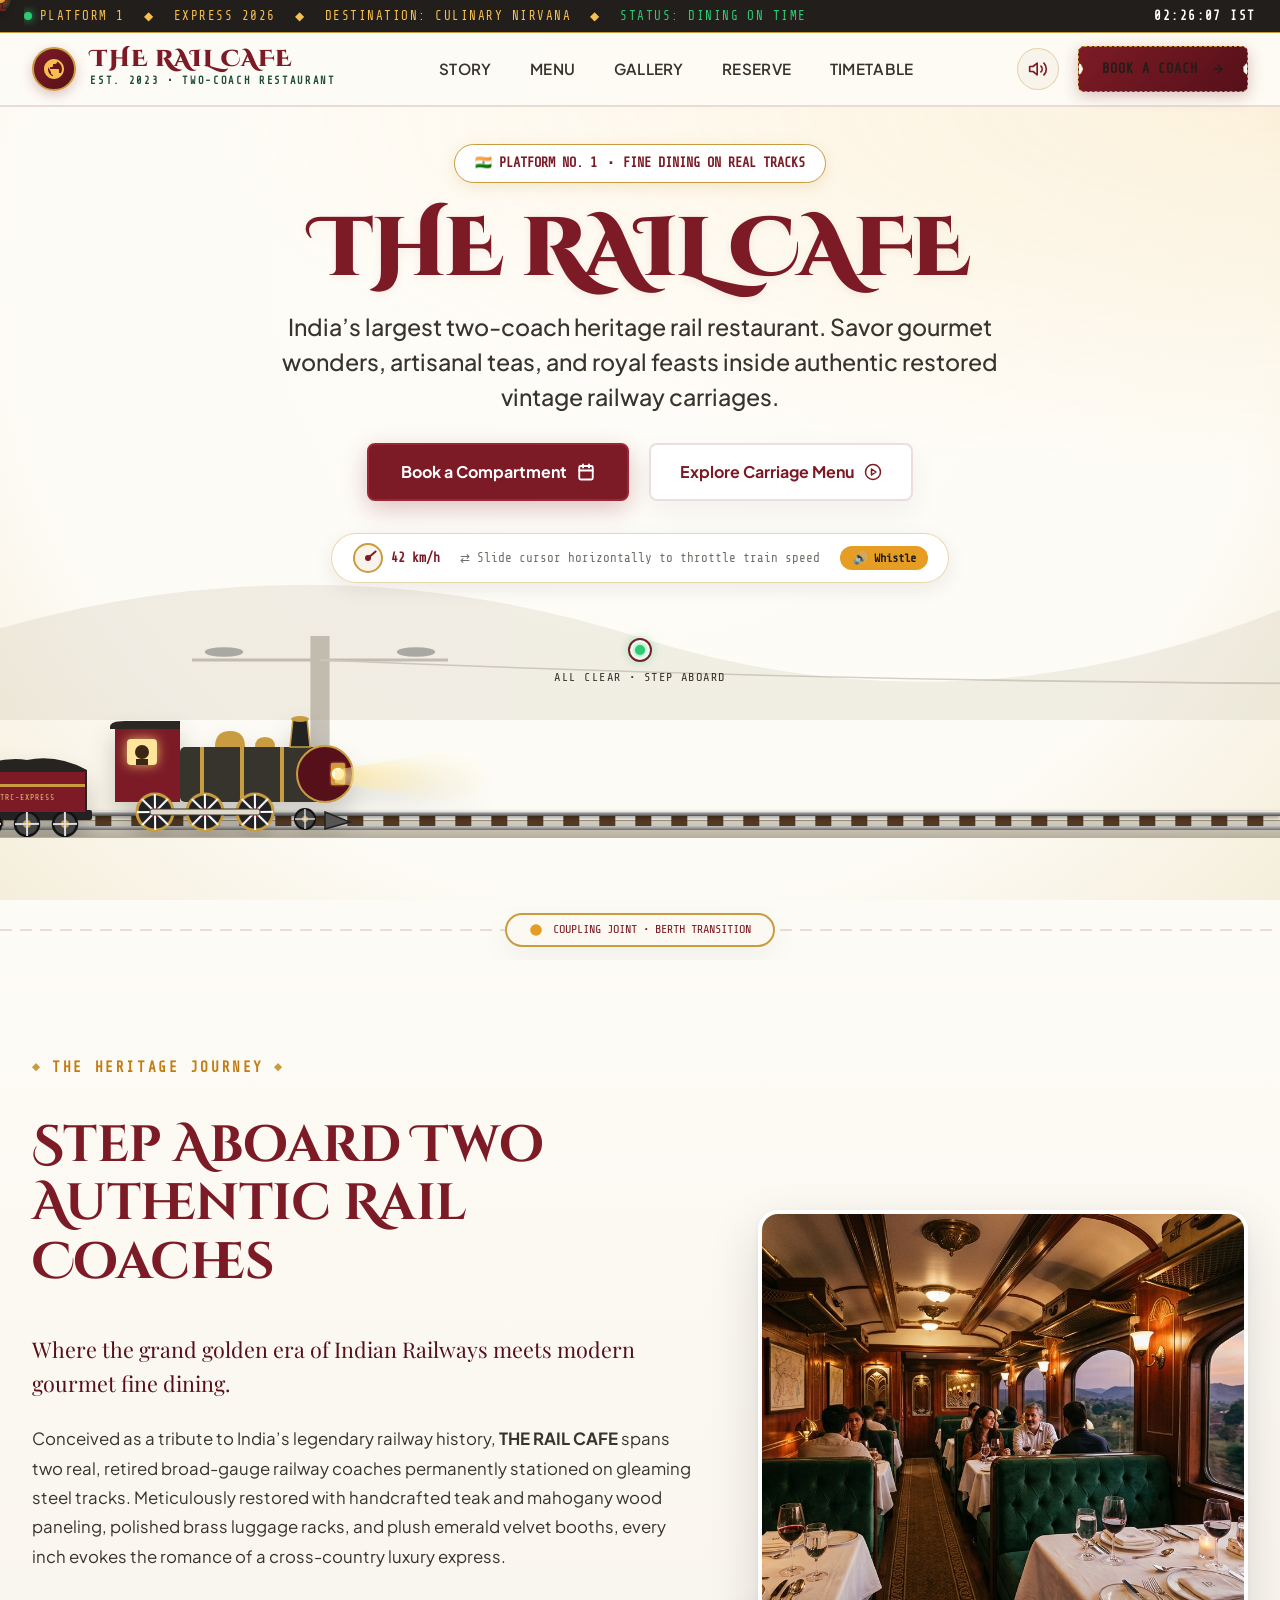
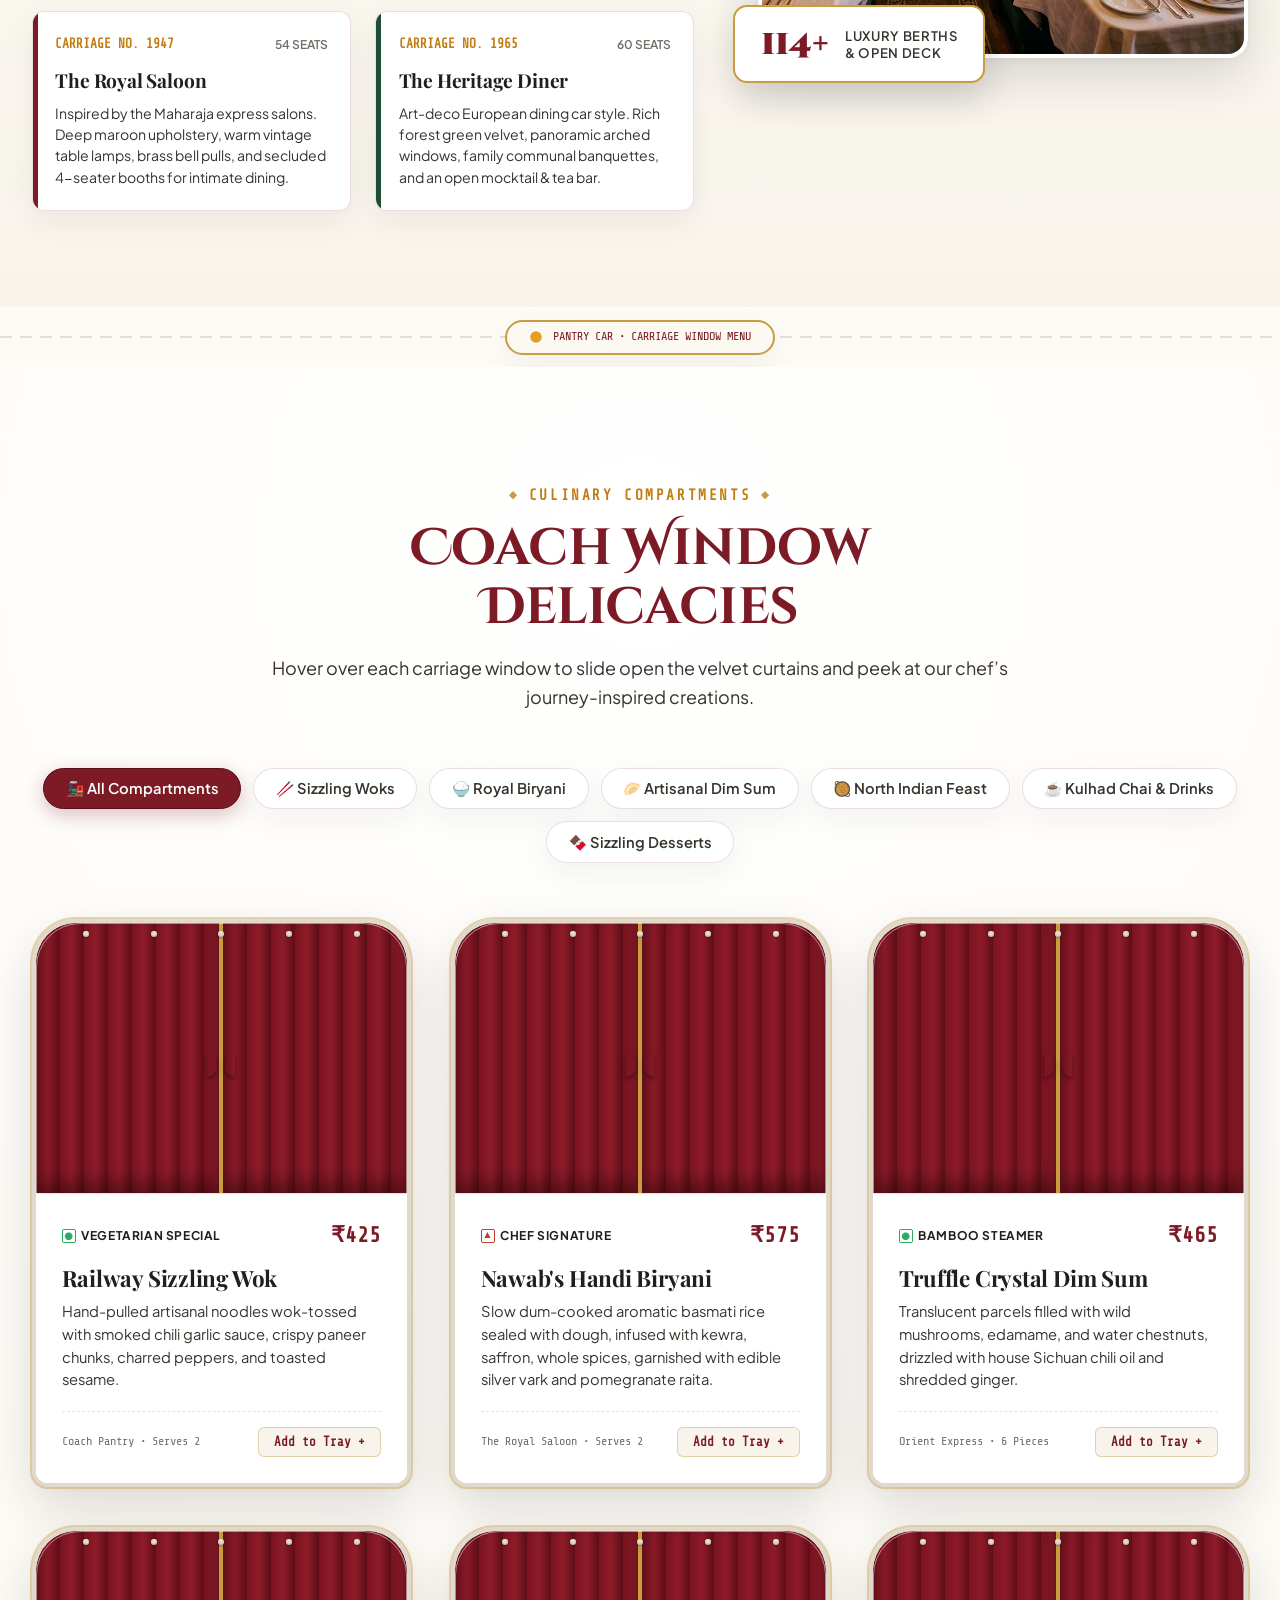
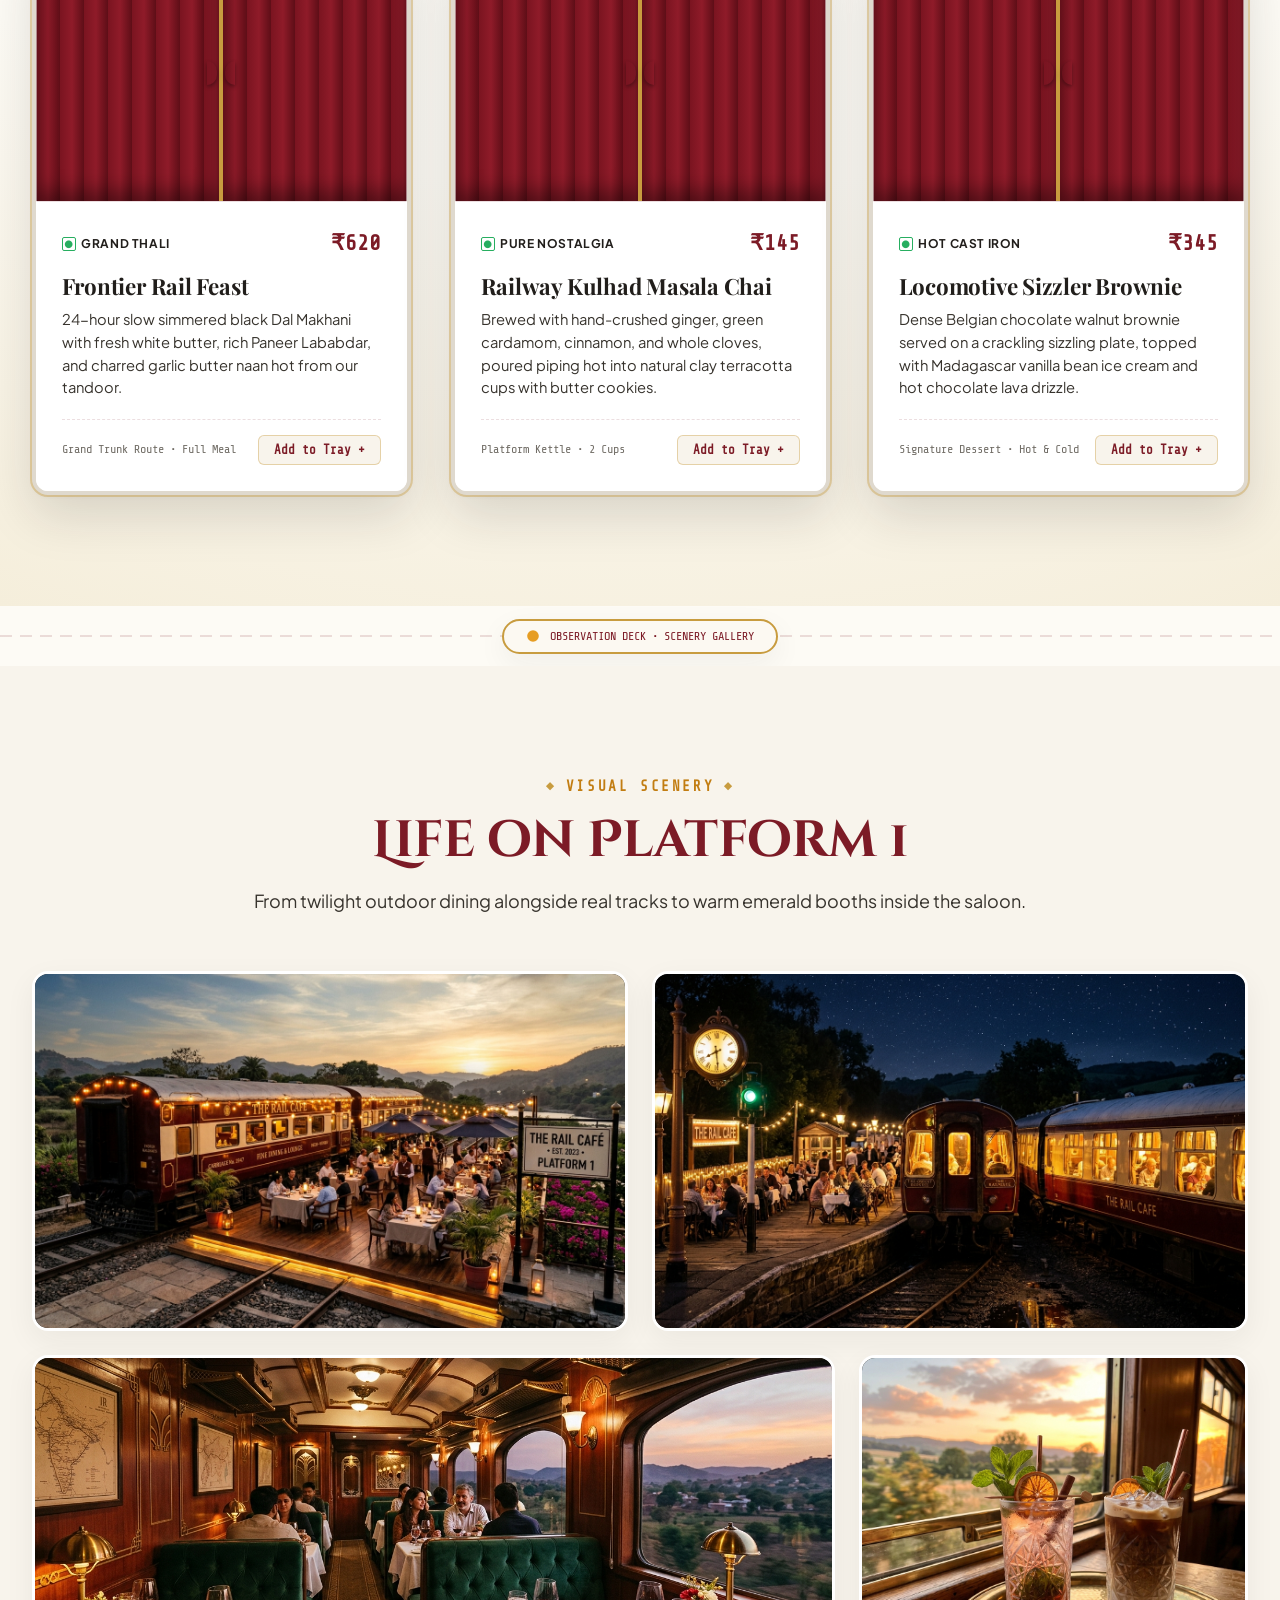
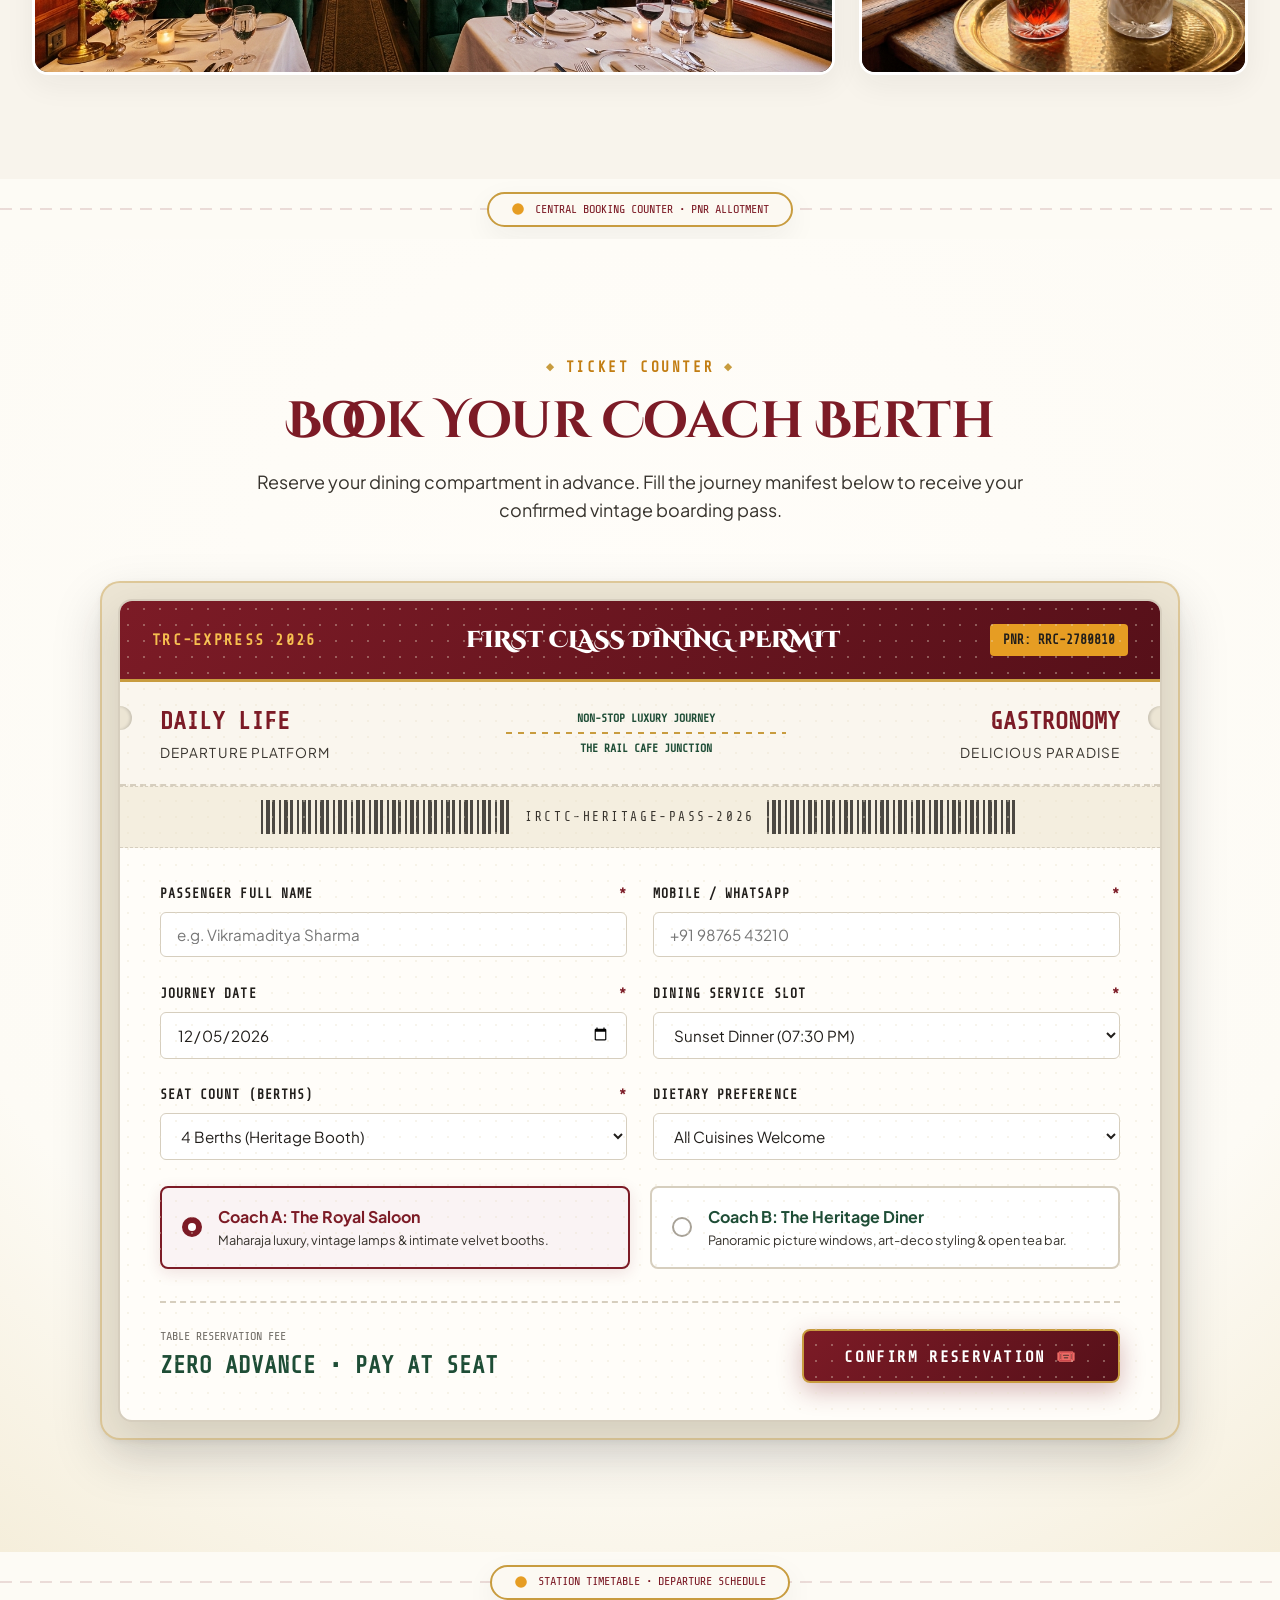
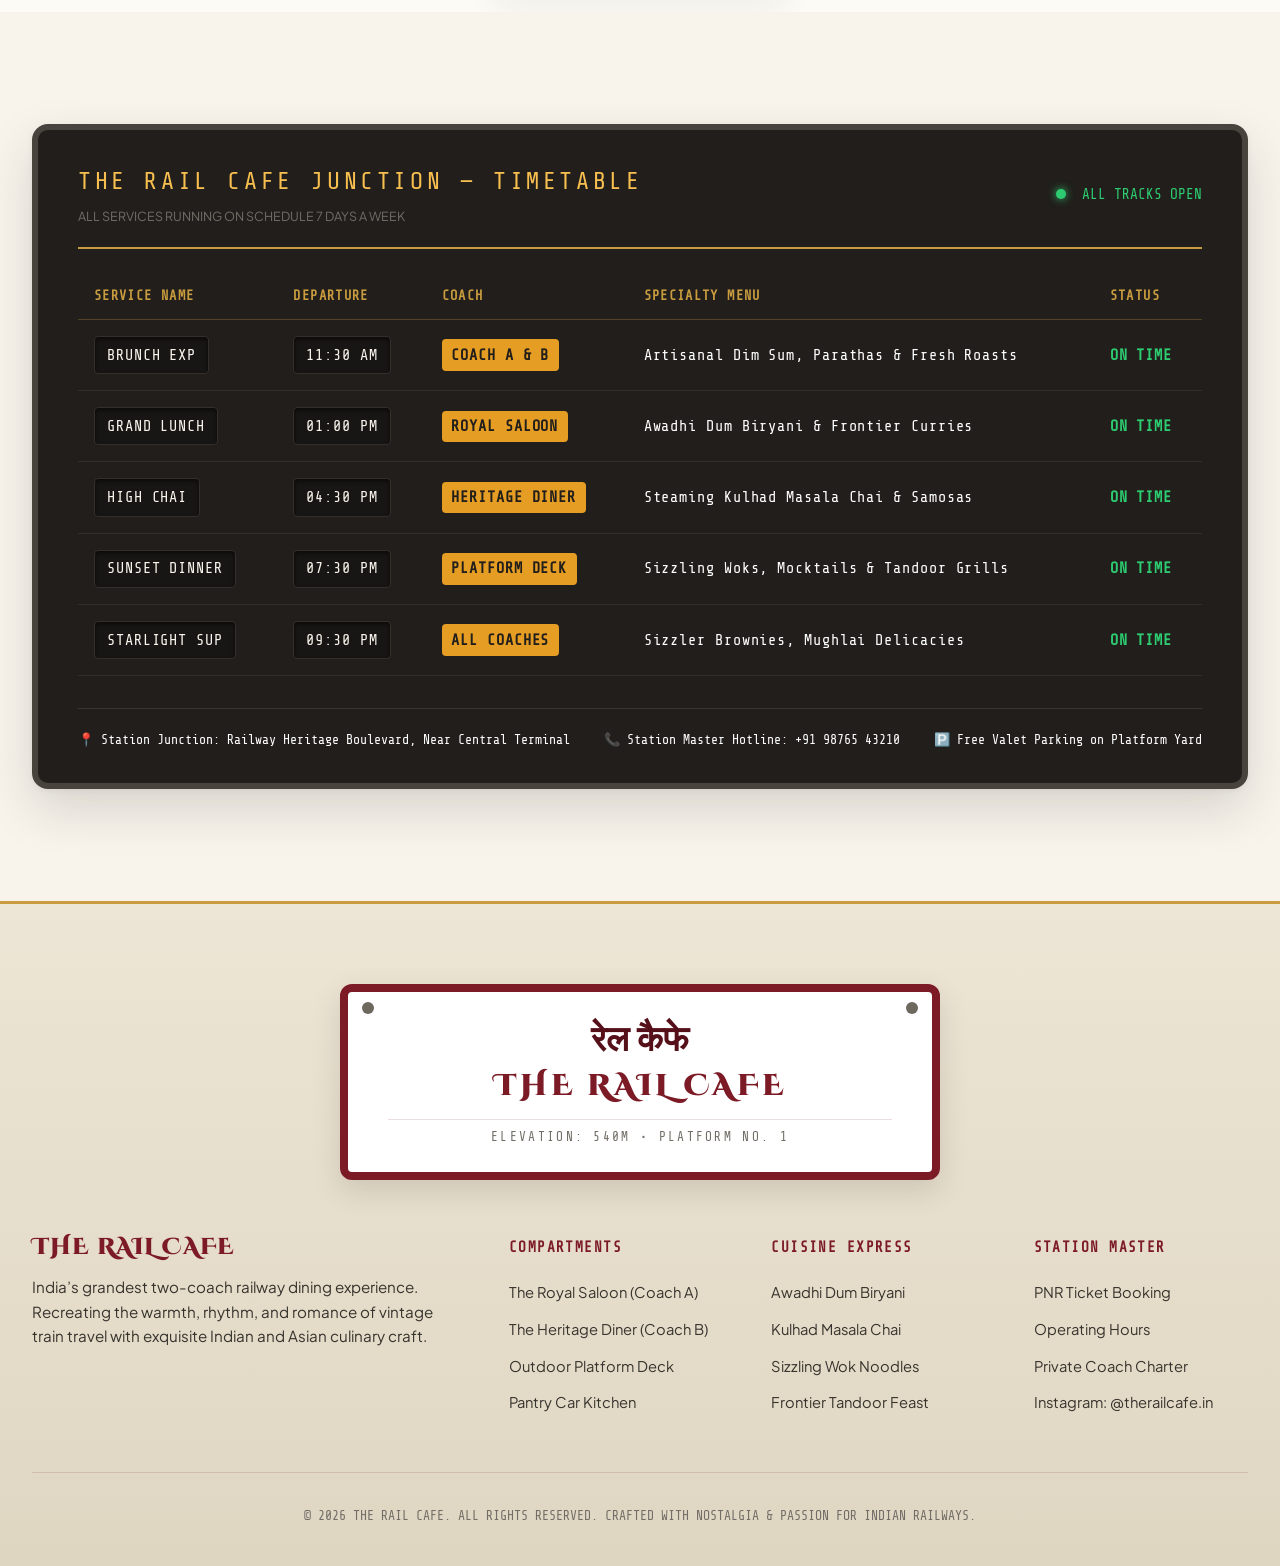
<file: indexOLD.html>
<!DOCTYPE html>
<html lang="en">
<head>
  <meta charset="UTF-8">
  <meta name="viewport" content="width=device-width, initial-scale=1.0">
  <title>THE RAIL CAFE | India's Largest Two-Coach Rail Restaurant 🇮🇳</title>
  <meta name="description" content="Step aboard India's largest two-coach rail restaurant. Savor gourmet dining inside authentic vintage railway coaches featuring artisanal North Indian, Biryani, Sizzling Woks, Dim Sum, and Masala Kulhad Chai.">
  
  <!-- Favicon SVG -->
  <link rel="icon" href="data:image/svg+xml,<svg xmlns=%22http://www.w3.org/2000/svg%22 viewBox=%220 0 100 100%22><text y=%22.9em%22 font-size=%2290%22>🚂</text></svg>">

  <!-- Stylesheets -->
  <link rel="stylesheet" href="css/style.css">
  <link rel="stylesheet" href="css/train.css">
  <link rel="stylesheet" href="css/flap-board.css">
  <link rel="stylesheet" href="css/ticket.css">
</head>
<body>

  <!-- Custom Train Lantern Signal Cursor -->
  <div id="custom-cursor" aria-hidden="true">
    <div class="lantern-glow"></div>
    <svg viewBox="0 0 24 24" fill="none" xmlns="http://www.w3.org/2000/svg">
      <path d="M12 2C8.13 2 5 5.13 5 9C5 12.87 8.13 16 12 16C15.87 16 19 12.87 19 9C19 5.13 15.87 2 12 2Z" fill="#C89C3F" stroke="#7C1B26" stroke-width="1.5"/>
      <circle cx="12" cy="9" r="4" fill="#FFEAA0" stroke="#E69D23" stroke-width="1"/>
      <path d="M10 16L9 22H15L14 16" stroke="#561019" stroke-width="1.5" stroke-linecap="round"/>
      <line x1="7" y1="22" x2="17" y2="22" stroke="#7C1B26" stroke-width="2" stroke-linecap="round"/>
      <path d="M9 2C9 0.9 10.3 0 12 0C13.7 0 15 0.9 15 2" stroke="#C89C3F" stroke-width="1.5"/>
    </svg>
  </div>

  <!-- Background Steam Puff Particles Canvas -->
  <canvas id="steam-canvas"></canvas>

  <!-- Punched Ticket Particles Container -->
  <div id="punch-particles-container" aria-hidden="true"></div>

  <!-- ==========================================================================
       SITE HEADER — Railway Departure Board Navbar
       ========================================================================== -->
  <header class="site-header" id="siteHeader">
    <!-- Split-Flap Ticker Strip -->
    <div class="header-board-strip">
      <div class="board-ticker">
        <span class="ticker-item">
          <span class="status-dot"></span>
          <span>PLATFORM 1</span>
        </span>
        <span class="ticker-item">◆</span>
        <span class="ticker-item">EXPRESS 2026</span>
        <span class="ticker-item">◆</span>
        <span class="ticker-item">DESTINATION: CULINARY NIRVANA</span>
        <span class="ticker-item">◆</span>
        <span class="ticker-item" style="color:#2ECC71;">STATUS: DINING ON TIME</span>
      </div>
      <div class="board-clock" id="stationMasterClock">
        20:30:00 IST
      </div>
    </div>

    <!-- Main Navigation Bar -->
    <div class="header-main">
      <a href="#hero" class="brand-logo" id="navBrandLogo">
        <div class="logo-crest">
          <svg width="24" height="24" viewBox="0 0 24 24" fill="currentColor">
            <path d="M12 2C6.48 2 2 6.48 2 12s4.48 10 10 10 10-4.48 10-10S17.52 2 12 2zm1 17.93c-3.95-.49-7-3.85-7-7.93 0-.62.08-1.21.21-1.79L9 15v1c0 1.1.9 2 2 2v1.93zm6.9-2.54c-.26-.81-1-1.39-1.9-1.39h-1v-3c0-.55-.45-1-1-1H8v-2h2c.55 0 1-.45 1-1V7h2c1.1 0 2-.9 2-2v-.41c2.93 1.19 5 4.06 5 7.41 0 2.08-.8 3.97-2.1 5.39z"/>
          </svg>
        </div>
        <div class="logo-text">
          <span class="logo-title">THE RAIL CAFE</span>
          <span class="logo-subtitle">EST. 2023 • TWO-COACH RESTAURANT</span>
        </div>
      </a>

      <!-- Navigation Links with Mechanical Flap Letters on Hover -->
      <nav aria-label="Main Navigation">
        <ul class="nav-links">
          <li class="nav-item"><a href="#about" class="nav-link" id="navLinkAbout">STORY</a></li>
          <li class="nav-item"><a href="#menu" class="nav-link" id="navLinkMenu">MENU</a></li>
          <li class="nav-item"><a href="#gallery" class="nav-link" id="navLinkGallery">GALLERY</a></li>
          <li class="nav-item"><a href="#reservations" class="nav-link" id="navLinkReserve">RESERVE</a></li>
          <li class="nav-item"><a href="#timetable" class="nav-link" id="navLinkTimetable">TIMETABLE</a></li>
        </ul>
      </nav>

      <!-- Action Controls -->
      <div class="header-actions">
        <!-- Sound Whistle Toggle -->
        <button class="sound-toggle-btn" id="soundToggleBtn" aria-label="Toggle Train Sounds" title="Play Authentic Train Sounds">
          <svg width="20" height="20" viewBox="0 0 24 24" fill="none" stroke="currentColor" stroke-width="2" stroke-linecap="round" stroke-linejoin="round">
            <polygon points="11 5 6 9 2 9 2 15 6 15 11 19 11 5"></polygon>
            <path d="M15.54 8.46a5 5 0 0 1 0 7.07"></path>
            <path d="M19.07 4.93a10 10 0 0 1 0 14.14"></path>
          </svg>
          <div class="sound-waves"></div>
        </button>

        <!-- Book a Coach CTA Button -->
        <a href="#reservations" class="ticket-cta-btn" id="headerCtaBtn">
          <span>BOOK A COACH</span>
          <svg width="14" height="14" viewBox="0 0 24 24" fill="none" stroke="currentColor" stroke-width="2.5" stroke-linecap="round" stroke-linejoin="round">
            <line x1="5" y1="12" x2="19" y2="12"></line>
            <polyline points="12 5 19 12 12 19"></polyline>
          </svg>
        </a>

        <!-- Mobile Drawer Toggle -->
        <button class="mobile-nav-toggle" aria-label="Toggle navigation menu">
          ☰
        </button>
      </div>
    </div>
  </header>

  <!-- ==========================================================================
       HERO SECTION — Animated 2D Train, Speed Controller, Track & Signals
       ========================================================================== -->
  <section class="hero-section" id="hero">
    <!-- Parallax Scenery Background Layers -->
    <div class="hero-scenery-backdrop" aria-hidden="true">
      <div class="scenery-layer scenery-sky"></div>
      <!-- Distant Hills Silhouette -->
      <div class="scenery-layer scenery-hills" style="background-image: url('data:image/svg+xml;utf8,<svg xmlns=%22http://www.w3.org/2000/svg%22 viewBox=%220 0 1200 120%22 preserveAspectRatio=%22none%22><path d=%22M0,120 L0,70 Q150,20 300,75 T600,60 T900,80 T1200,50 L1200,120 Z%22 fill=%22%23D1C8B4%22/></svg>');"></div>
      <!-- Telegraph Poles & Cateneries -->
      <div class="scenery-layer scenery-poles" style="background-image: url('data:image/svg+xml;utf8,<svg xmlns=%22http://www.w3.org/2000/svg%22 viewBox=%220 0 400 100%22 preserveAspectRatio=%22none%22><line x1=%2250%22 y1=%2210%22 x2=%2250%22 y2=%22100%22 stroke=%22%238A8272%22 stroke-width=%223%22/><line x1=%2230%22 y1=%2225%22 x2=%2270%22 y2=%2225%22 stroke=%22%238A8272%22 stroke-width=%222%22/><circle cx=%2235%22 cy=%2220%22 r=%223%22 fill=%22%23555%22/><circle cx=%2265%22 cy=%2220%22 r=%223%22 fill=%22%23555%22/><path d=%22M50,25 Q225,55 400,25%22 fill=%22none%22 stroke=%22%23A39B8B%22 stroke-width=%221%22/></svg>');"></div>
    </div>

    <!-- Hero Widescreen Content -->
    <div class="hero-content">
      <div class="hero-pill-badge">
        <span>🇮🇳 PLATFORM NO. 1</span>
        <span>•</span>
        <span>FINE DINING ON REAL TRACKS</span>
      </div>

      <h1 class="hero-title">
        THE RAIL CAFE
      </h1>

      <p class="hero-tagline">
        India’s largest two-coach heritage rail restaurant. Savor gourmet wonders, artisanal teas, and royal feasts inside authentic restored vintage railway carriages.
      </p>

      <div class="hero-actions-row">
        <a href="#reservations" class="btn-primary-rail" id="heroReserveBtn">
          <span>Book a Compartment</span>
          <svg width="18" height="18" viewBox="0 0 24 24" fill="none" stroke="currentColor" stroke-width="2.5" stroke-linecap="round" stroke-linejoin="round">
            <rect x="3" y="4" width="18" height="18" rx="2" ry="2"></rect>
            <line x1="16" y1="2" x2="16" y2="6"></line>
            <line x1="8" y1="2" x2="8" y2="6"></line>
            <line x1="3" y1="10" x2="21" y2="10"></line>
          </svg>
        </a>
        <a href="#menu" class="btn-secondary-rail" id="heroMenuBtn">
          <span>Explore Carriage Menu</span>
          <svg width="18" height="18" viewBox="0 0 24 24" fill="none" stroke="currentColor" stroke-width="2" stroke-linecap="round" stroke-linejoin="round">
            <circle cx="12" cy="12" r="10"></circle>
            <polygon points="10 8 16 12 10 16 10 8"></polygon>
          </svg>
        </a>
      </div>

      <!-- Mouse-Driven Train Speed HUD -->
      <div class="train-hud-panel" id="trainHud">
        <div class="hud-speedometer">
          <div class="speed-gauge-dial">
            <svg viewBox="0 0 32 32">
              <circle cx="16" cy="16" r="14" fill="#F8F4EC" stroke="#C89C3F" stroke-width="2"/>
              <line x1="16" y1="16" x2="16" y2="6" stroke="#7C1B26" stroke-width="2" stroke-linecap="round" class="gauge-needle" id="gaugeNeedle"/>
              <circle cx="16" cy="16" r="3" fill="#7C1B26"/>
            </svg>
          </div>
          <span id="speedGaugeVal">45 km/h</span>
        </div>
        <span class="hud-tip">⇄ Slide cursor horizontally to throttle train speed</span>
        <button class="btn-train-whistle" id="heroWhistleBtn" title="Sound Train Whistle">
          <span>🔊 Whistle</span>
        </button>
      </div>
    </div>

    <!-- Railway Track & Moving Train Stage -->
    <div class="hero-railway-stage" id="heroRailwayStage">
      <!-- Full-Width Railway Track Assembly -->
      <div class="railway-track-assembly">
        <div class="track-ballast"></div>
        <div class="track-sleepers" id="trackSleepers"></div>
        <div class="track-rails"></div>
        <div class="track-rails-bottom"></div>
      </div>

      <!-- 2D Animated SVG Train Consist (Engine + Tender + Coach 1 + Coach 2) -->
      <div class="train-consist-wrapper">
        <div class="train-consist" id="trainConsist">
          <div class="train-bob-assembly">

            <!-- 1. COACH B: THE HERITAGE DINER (Forest Green Livery) -->
            <div class="train-unit passenger-coach" id="coachBUnit">
              <svg viewBox="0 0 280 125" fill="none" xmlns="http://www.w3.org/2000/svg">
                <!-- Underframe & Bogie Suspension -->
                <rect x="10" y="88" width="260" height="12" rx="2" fill="#2B2723"/>
                <!-- Bogie Wheels Left -->
                <g class="wheel-spoked" style="transform-origin: 45px 105px;">
                  <circle cx="45" cy="105" r="14" fill="#555" stroke="#222" stroke-width="3"/>
                  <circle cx="45" cy="105" r="5" fill="#C89C3F"/>
                  <line x1="45" y1="91" x2="45" y2="119" stroke="#DDD" stroke-width="2"/>
                  <line x1="31" y1="105" x2="59" y2="105" stroke="#DDD" stroke-width="2"/>
                </g>
                <g class="wheel-spoked" style="transform-origin: 85px 105px;">
                  <circle cx="85" cy="105" r="14" fill="#555" stroke="#222" stroke-width="3"/>
                  <circle cx="85" cy="105" r="5" fill="#C89C3F"/>
                  <line x1="85" y1="91" x2="85" y2="119" stroke="#DDD" stroke-width="2"/>
                  <line x1="71" y1="105" x2="99" y2="105" stroke="#DDD" stroke-width="2"/>
                </g>
                <!-- Bogie Wheels Right -->
                <g class="wheel-spoked" style="transform-origin: 195px 105px;">
                  <circle cx="195" cy="105" r="14" fill="#555" stroke="#222" stroke-width="3"/>
                  <circle cx="195" cy="105" r="5" fill="#C89C3F"/>
                  <line x1="195" y1="91" x2="195" y2="119" stroke="#DDD" stroke-width="2"/>
                  <line x1="181" y1="105" x2="209" y2="105" stroke="#DDD" stroke-width="2"/>
                </g>
                <g class="wheel-spoked" style="transform-origin: 235px 105px;">
                  <circle cx="235" cy="105" r="14" fill="#555" stroke="#222" stroke-width="3"/>
                  <circle cx="235" cy="105" r="5" fill="#C89C3F"/>
                  <line x1="235" y1="91" x2="235" y2="119" stroke="#DDD" stroke-width="2"/>
                  <line x1="221" y1="105" x2="249" y2="105" stroke="#DDD" stroke-width="2"/>
                </g>
                <!-- Coach Body (Forest Green Lower, Cream Upper) -->
                <path d="M12 25 Q12 12 25 12 L255 12 Q268 12 268 25 L268 90 L12 90 Z" fill="#1E4D36"/>
                <path d="M12 25 Q12 12 25 12 L255 12 Q268 12 268 25 L268 55 L12 55 Z" fill="#FAF6EE"/>
                <!-- Brass Dividing Trim -->
                <rect x="12" y="53" width="256" height="4" fill="#C89C3F"/>
                <!-- Clerestory Roof Curve -->
                <path d="M22 12 Q22 6 35 6 L245 6 Q258 6 258 12 Z" fill="#E2DAC8"/>
                <!-- Coach Windows with Warm Dinner Glow -->
                <rect x="35" y="24" width="36" height="24" rx="8" class="coach-window-glow coach-interior-light"/>
                <rect x="85" y="24" width="36" height="24" rx="8" class="coach-window-glow coach-interior-light"/>
                <rect x="135" y="24" width="36" height="24" rx="8" class="coach-window-glow coach-interior-light"/>
                <rect x="185" y="24" width="36" height="24" rx="8" class="coach-window-glow coach-interior-light"/>
                <rect x="232" y="22" width="22" height="60" rx="3" fill="#143625" stroke="#C89C3F" stroke-width="1.5"/>
                <!-- Diner Silhouettes Inside Windows -->
                <circle cx="53" cy="36" r="5" fill="#4B3A23" opacity="0.6"/>
                <circle cx="103" cy="36" r="5" fill="#4B3A23" opacity="0.6"/>
                <circle cx="153" cy="36" r="5" fill="#4B3A23" opacity="0.6"/>
                <!-- Golden Coach Lettering -->
                <text x="140" y="75" font-family="'Plus Jakarta Sans', sans-serif" font-weight="700" font-size="9" fill="#E5C268" text-anchor="middle" letter-spacing="2">HERITAGE DINER • COACH B</text>
              </svg>
            </div>

            <!-- Coupler Joint -->
            <div class="train-coupler-joint"></div>

            <!-- 2. COACH A: THE ROYAL SALOON (Heritage Maroon Livery) -->
            <div class="train-unit passenger-coach" id="coachAUnit">
              <svg viewBox="0 0 280 125" fill="none" xmlns="http://www.w3.org/2000/svg">
                <!-- Underframe & Bogies -->
                <rect x="10" y="88" width="260" height="12" rx="2" fill="#2B2723"/>
                <!-- Left Bogie Wheels -->
                <g class="wheel-spoked" style="transform-origin: 45px 105px;">
                  <circle cx="45" cy="105" r="14" fill="#555" stroke="#222" stroke-width="3"/>
                  <circle cx="45" cy="105" r="5" fill="#C89C3F"/>
                  <line x1="45" y1="91" x2="45" y2="119" stroke="#DDD" stroke-width="2"/>
                  <line x1="31" y1="105" x2="59" y2="105" stroke="#DDD" stroke-width="2"/>
                </g>
                <g class="wheel-spoked" style="transform-origin: 85px 105px;">
                  <circle cx="85" cy="105" r="14" fill="#555" stroke="#222" stroke-width="3"/>
                  <circle cx="85" cy="105" r="5" fill="#C89C3F"/>
                  <line x1="85" y1="91" x2="85" y2="119" stroke="#DDD" stroke-width="2"/>
                  <line x1="71" y1="105" x2="99" y2="105" stroke="#DDD" stroke-width="2"/>
                </g>
                <!-- Right Bogie Wheels -->
                <g class="wheel-spoked" style="transform-origin: 195px 105px;">
                  <circle cx="195" cy="105" r="14" fill="#555" stroke="#222" stroke-width="3"/>
                  <circle cx="195" cy="105" r="5" fill="#C89C3F"/>
                  <line x1="195" y1="91" x2="195" y2="119" stroke="#DDD" stroke-width="2"/>
                  <line x1="181" y1="105" x2="209" y2="105" stroke="#DDD" stroke-width="2"/>
                </g>
                <g class="wheel-spoked" style="transform-origin: 235px 105px;">
                  <circle cx="235" cy="105" r="14" fill="#555" stroke="#222" stroke-width="3"/>
                  <circle cx="235" cy="105" r="5" fill="#C89C3F"/>
                  <line x1="235" y1="91" x2="235" y2="119" stroke="#DDD" stroke-width="2"/>
                  <line x1="221" y1="105" x2="249" y2="105" stroke="#DDD" stroke-width="2"/>
                </g>
                <!-- Coach Body (Maroon Lower, Cream Upper) -->
                <path d="M12 25 Q12 12 25 12 L255 12 Q268 12 268 25 L268 90 L12 90 Z" fill="#7C1B26"/>
                <path d="M12 25 Q12 12 25 12 L255 12 Q268 12 268 25 L268 55 L12 55 Z" fill="#FAF6EE"/>
                <!-- Brass Dividing Trim -->
                <rect x="12" y="53" width="256" height="4" fill="#C89C3F"/>
                <!-- Clerestory Roof Curve -->
                <path d="M22 12 Q22 6 35 6 L245 6 Q258 6 258 12 Z" fill="#E2DAC8"/>
                <!-- Arched Windows with Warm Glow -->
                <rect x="35" y="24" width="36" height="24" rx="8" class="coach-window-glow coach-interior-light"/>
                <rect x="85" y="24" width="36" height="24" rx="8" class="coach-window-glow coach-interior-light"/>
                <rect x="135" y="24" width="36" height="24" rx="8" class="coach-window-glow coach-interior-light"/>
                <rect x="185" y="24" width="36" height="24" rx="8" class="coach-window-glow coach-interior-light"/>
                <rect x="232" y="22" width="22" height="60" rx="3" fill="#561019" stroke="#C89C3F" stroke-width="1.5"/>
                <!-- Diners Silhouettes -->
                <circle cx="53" cy="36" r="5" fill="#4B3A23" opacity="0.6"/>
                <circle cx="103" cy="36" r="5" fill="#4B3A23" opacity="0.6"/>
                <circle cx="203" cy="36" r="5" fill="#4B3A23" opacity="0.6"/>
                <!-- Gold Coach Inscription -->
                <text x="140" y="75" font-family="'Plus Jakarta Sans', sans-serif" font-weight="700" font-size="9" fill="#E5C268" text-anchor="middle" letter-spacing="2">THE ROYAL SALOON • COACH A</text>
              </svg>
            </div>

            <!-- Coupler Joint -->
            <div class="train-coupler-joint"></div>

            <!-- 3. COAL TENDER -->
            <div class="train-unit coal-tender">
              <svg viewBox="0 0 140 95" fill="none" xmlns="http://www.w3.org/2000/svg">
                <!-- Underframe & Wheels -->
                <rect x="5" y="68" width="130" height="10" rx="2" fill="#222"/>
                <g class="wheel-spoked" style="transform-origin: 32px 82px;">
                  <circle cx="32" cy="82" r="12" fill="#444" stroke="#111" stroke-width="2.5"/>
                  <circle cx="32" cy="82" r="4" fill="#C89C3F"/>
                  <line x1="32" y1="70" x2="32" y2="94" stroke="#DDD" stroke-width="2"/>
                  <line x1="20" y1="82" x2="44" y2="82" stroke="#DDD" stroke-width="2"/>
                </g>
                <g class="wheel-spoked" style="transform-origin: 70px 82px;">
                  <circle cx="70" cy="82" r="12" fill="#444" stroke="#111" stroke-width="2.5"/>
                  <circle cx="70" cy="82" r="4" fill="#C89C3F"/>
                  <line x1="70" y1="70" x2="70" y2="94" stroke="#DDD" stroke-width="2"/>
                  <line x1="58" y1="82" x2="82" y2="82" stroke="#DDD" stroke-width="2"/>
                </g>
                <g class="wheel-spoked" style="transform-origin: 108px 82px;">
                  <circle cx="108" cy="82" r="12" fill="#444" stroke="#111" stroke-width="2.5"/>
                  <circle cx="108" cy="82" r="4" fill="#C89C3F"/>
                  <line x1="108" y1="70" x2="108" y2="94" stroke="#DDD" stroke-width="2"/>
                  <line x1="96" y1="82" x2="120" y2="82" stroke="#DDD" stroke-width="2"/>
                </g>
                <!-- Coal Heap & Tank -->
                <path d="M10 28 Q45 14 70 18 Q100 12 130 28 L130 70 L10 70 Z" fill="#262320"/>
                <path d="M12 30 L128 30 L128 70 L12 70 Z" fill="#7C1B26"/>
                <rect x="12" y="42" width="116" height="3" fill="#C89C3F"/>
                <!-- Tender Text -->
                <text x="70" y="58" font-family="'Share Tech Mono', monospace" font-size="8" fill="#E5C268" text-anchor="middle" letter-spacing="1">TRC-EXPRESS</text>
              </svg>
            </div>

            <!-- 4. STEAM LOCOMOTIVE ENGINE -->
            <div class="train-unit locomotive-engine">
              <!-- Chimney Smoke Stream -->
              <div class="smokestack-exhaust">
                <div class="smoke-cloud-puff puff-1"></div>
                <div class="smoke-cloud-puff puff-2"></div>
                <div class="smoke-cloud-puff puff-3"></div>
              </div>

              <!-- Headlight Beam -->
              <div class="locomotive-headlight-beam"></div>

              <svg viewBox="0 0 250 130" fill="none" xmlns="http://www.w3.org/2000/svg">
                <!-- Cowcatcher / Cattle Guard -->
                <polygon points="220,105 245,115 220,122" fill="#555" stroke="#222" stroke-width="1.5"/>
                <!-- Locomotive Cab (Back) -->
                <path d="M10 20 L75 20 L75 95 L10 95 Z" fill="#7C1B26"/>
                <path d="M5 20 Q5 14 20 14 L75 14 L75 22 L5 22 Z" fill="#2B2723"/>
                <!-- Cab Window with Driver Silhouette -->
                <rect x="22" y="32" width="30" height="26" rx="4" class="coach-window-glow"/>
                <circle cx="37" cy="45" r="7" fill="#3D2614"/>
                <rect x="31" y="52" width="12" height="6" fill="#3D2614"/>

                <!-- Boiler Cylinder (Main Body) -->
                <rect x="75" y="40" width="145" height="55" rx="5" fill="#37332D"/>
                <!-- Brass Bands on Boiler -->
                <rect x="95" y="40" width="4" height="55" fill="#C89C3F"/>
                <rect x="135" y="40" width="4" height="55" fill="#C89C3F"/>
                <rect x="175" y="40" width="4" height="55" fill="#C89C3F"/>
                <circle cx="220" cy="67" r="28" fill="#561019" stroke="#C89C3F" stroke-width="2"/>

                <!-- Smokestack Chimney -->
                <path d="M185 40 L188 12 L202 12 L205 40 Z" fill="#222" stroke="#C89C3F" stroke-width="1.5"/>
                <ellipse cx="195" cy="12" rx="9" ry="3" fill="#C89C3F"/>

                <!-- Steam Dome & Bell -->
                <path d="M110 40 Q110 24 125 24 Q140 24 140 40 Z" fill="#C89C3F"/>
                <path d="M150 40 Q150 30 160 30 Q170 30 170 40 Z" fill="#C89C3F"/>

                <!-- Big Golden Headlight Lantern -->
                <rect x="225" y="55" width="16" height="24" rx="3" fill="#C89C3F" stroke="#7C1B26" stroke-width="1.5"/>
                <circle cx="233" cy="67" r="7" fill="#FFFDE0" stroke="#E69D23" stroke-width="1.5"/>

                <!-- Driver Wheels (3 Big Spoked Wheels) -->
                <g class="wheel-spoked" style="transform-origin: 50px 105px;">
                  <circle cx="50" cy="105" r="18" fill="#222" stroke="#C89C3F" stroke-width="3"/>
                  <circle cx="50" cy="105" r="6" fill="#7C1B26"/>
                  <line x1="50" y1="87" x2="50" y2="123" stroke="#FFF" stroke-width="2"/>
                  <line x1="32" y1="105" x2="68" y2="105" stroke="#FFF" stroke-width="2"/>
                  <line x1="37" y1="92" x2="63" y2="118" stroke="#FFF" stroke-width="2"/>
                  <line x1="37" y1="118" x2="63" y2="92" stroke="#FFF" stroke-width="2"/>
                </g>

                <g class="wheel-spoked" style="transform-origin: 100px 105px;">
                  <circle cx="100" cy="105" r="18" fill="#222" stroke="#C89C3F" stroke-width="3"/>
                  <circle cx="100" cy="105" r="6" fill="#7C1B26"/>
                  <line x1="100" y1="87" x2="100" y2="123" stroke="#FFF" stroke-width="2"/>
                  <line x1="82" y1="105" x2="118" y2="105" stroke="#FFF" stroke-width="2"/>
                  <line x1="87" y1="92" x2="113" y2="118" stroke="#FFF" stroke-width="2"/>
                  <line x1="87" y1="118" x2="113" y2="92" stroke="#FFF" stroke-width="2"/>
                </g>

                <g class="wheel-spoked" style="transform-origin: 150px 105px;">
                  <circle cx="150" cy="105" r="18" fill="#222" stroke="#C89C3F" stroke-width="3"/>
                  <circle cx="150" cy="105" r="6" fill="#7C1B26"/>
                  <line x1="150" y1="87" x2="150" y2="123" stroke="#FFF" stroke-width="2"/>
                  <line x1="132" y1="105" x2="168" y2="105" stroke="#FFF" stroke-width="2"/>
                  <line x1="137" y1="92" x2="163" y2="118" stroke="#FFF" stroke-width="2"/>
                  <line x1="137" y1="118" x2="163" y2="92" stroke="#FFF" stroke-width="2"/>
                </g>

                <!-- Front Pilot Wheel -->
                <g class="wheel-spoked" style="transform-origin: 200px 112px;">
                  <circle cx="200" cy="112" r="10" fill="#444" stroke="#111" stroke-width="2"/>
                  <circle cx="200" cy="112" r="3" fill="#C89C3F"/>
                  <line x1="200" y1="102" x2="200" y2="122" stroke="#DDD" stroke-width="1.5"/>
                  <line x1="190" y1="112" x2="210" y2="112" stroke="#DDD" stroke-width="1.5"/>
                </g>

                <!-- Connecting Rod & Piston Assembly -->
                <rect x="45" y="102" width="110" height="6" rx="2" fill="#E2DAC8" stroke="#333" stroke-width="1" class="locomotive-piston-rod"/>
              </svg>
            </div>

          </div>
        </div>
      </div>

      <!-- Scroll Indicator Styled as Railway Signal Lamp -->
      <div class="hero-scroll-indicator">
        <a href="#about" class="signal-post-indicator" id="heroScrollSignal">
          <div class="signal-lamp-icon">
            <div class="signal-lamp-green"></div>
          </div>
          <span>ALL CLEAR • STEP ABOARD</span>
        </a>
      </div>
    </div>
  </section>

  <!-- ==========================================================================
       SECTION DIVIDER: Railway Coupling Knuckle
       ========================================================================== -->
  <div class="coupling-divider" aria-hidden="true">
    <div class="coupling-line"></div>
    <div class="coupling-knuckle">
      <svg width="14" height="14" viewBox="0 0 24 24" fill="currentColor">
        <circle cx="12" cy="12" r="10"/>
      </svg>
      <span>COUPLING JOINT • BERTH TRANSITION</span>
    </div>
  </div>

  <!-- ==========================================================================
       ABOUT SECTION — Step Aboard India's Largest Two-Coach Restaurant
       ========================================================================== -->
  <section class="about-section" id="about">
    <div class="container">
      <div class="about-grid">
        <div class="about-story">
          <div class="section-eyebrow">The Heritage Journey</div>
          <h2 class="section-title">Step Aboard Two Authentic Rail Coaches</h2>
          <p class="story-lead">
            Where the grand golden era of Indian Railways meets modern gourmet fine dining.
          </p>
          <p class="story-text">
            Conceived as a tribute to India’s legendary railway history, <strong>THE RAIL CAFE</strong> spans two real, retired broad-gauge railway coaches permanently stationed on gleaming steel tracks. Meticulously restored with handcrafted teak and mahogany wood paneling, polished brass luggage racks, and plush emerald velvet booths, every inch evokes the romance of a cross-country luxury express.
          </p>

          <!-- Coach Breakdown Comparison Cards -->
          <div class="coaches-detail-row">
            <!-- Coach A -->
            <div class="coach-detail-card coach-a">
              <div class="coach-tag-header">
                <span class="coach-code">CARRIAGE NO. 1947</span>
                <span class="coach-seats">54 SEATS</span>
              </div>
              <h3 class="coach-name">The Royal Saloon</h3>
              <p class="coach-desc">
                Inspired by the Maharaja express salons. Deep maroon upholstery, warm vintage table lamps, brass bell pulls, and secluded 4-seater booths for intimate dining.
              </p>
            </div>

            <!-- Coach B -->
            <div class="coach-detail-card coach-b">
              <div class="coach-tag-header">
                <span class="coach-code">CARRIAGE NO. 1965</span>
                <span class="coach-seats">60 SEATS</span>
              </div>
              <h3 class="coach-name">The Heritage Diner</h3>
              <p class="coach-desc">
                Art-deco European dining car style. Rich forest green velvet, panoramic arched windows, family communal banquettes, and an open mocktail & tea bar.
              </p>
            </div>
          </div>
        </div>

        <!-- Visual Image Showcase with Floating Stat Badge -->
        <div class="about-media-stack">
          <div class="about-main-img-card">
            <img src="assets/images/interior.jpg" alt="Interior dining booths of The Rail Cafe" loading="lazy">
          </div>
          <div class="about-floating-stat">
            <span class="stat-number">114+</span>
            <span class="stat-label">Luxury Berths<br>& Open Deck</span>
          </div>
        </div>
      </div>
    </div>
  </section>

  <!-- ==========================================================================
       SECTION DIVIDER: Railway Coupling Knuckle
       ========================================================================== -->
  <div class="coupling-divider" aria-hidden="true">
    <div class="coupling-line"></div>
    <div class="coupling-knuckle">
      <svg width="14" height="14" viewBox="0 0 24 24" fill="currentColor">
        <circle cx="12" cy="12" r="10"/>
      </svg>
      <span>PANTRY CAR • CARRIAGE WINDOW MENU</span>
    </div>
  </div>

  <!-- ==========================================================================
       MENU SECTION — Styled as Coach Windows with 3D Mouse Tilt & Sliding Curtains
       ========================================================================== -->
  <section class="menu-section" id="menu">
    <div class="container-wide">
      <div class="section-header">
        <div class="section-eyebrow">Culinary Compartments</div>
        <h2 class="section-title">Coach Window Delicacies</h2>
        <p class="section-subtitle">
          Hover over each carriage window to slide open the velvet curtains and peek at our chef’s journey-inspired creations.
        </p>
      </div>

      <!-- Menu Category Filter Tabs -->
      <div class="menu-categories-tabs" role="tablist">
        <button class="category-tab active" data-category="all" role="tab" id="tabAll">
          <span>🚂 All Compartments</span>
        </button>
        <button class="category-tab" data-category="woks" role="tab" id="tabWoks">
          <span>🥢 Sizzling Woks</span>
        </button>
        <button class="category-tab" data-category="biryani" role="tab" id="tabBiryani">
          <span>🍚 Royal Biryani</span>
        </button>
        <button class="category-tab" data-category="dimsum" role="tab" id="tabDimsum">
          <span>🥟 Artisanal Dim Sum</span>
        </button>
        <button class="category-tab" data-category="north-indian" role="tab" id="tabNorthIndian">
          <span>🥘 North Indian Feast</span>
        </button>
        <button class="category-tab" data-category="beverages" role="tab" id="tabBeverages">
          <span>☕ Kulhad Chai & Drinks</span>
        </button>
        <button class="category-tab" data-category="desserts" role="tab" id="tabDesserts">
          <span>🍫 Sizzling Desserts</span>
        </button>
      </div>

      <!-- Coach Windows Menu Grid -->
      <div class="coach-windows-grid" id="menuGrid">

        <!-- 1. Sizzling Wok Hakka Noodles -->
        <article class="coach-window-item" data-category="woks">
          <div class="window-frame-trim"></div>
          <div class="window-rivets-top">
            <span class="rivet-dot"></span>
            <span class="rivet-dot"></span>
            <span class="rivet-dot"></span>
            <span class="rivet-dot"></span>
            <span class="rivet-dot"></span>
          </div>

          <div class="window-glass-viewport">
            <img src="assets/images/wok.jpg" alt="Cast iron skillet of sizzling Hakka noodles and chili paneer" class="window-dish-img" loading="lazy">
            <!-- Sliding Velvet Curtains on Hover -->
            <div class="window-curtain-layer">
              <div class="curtain-panel left"></div>
              <div class="curtain-panel right"></div>
            </div>
            <!-- Glass Sheen Glare -->
            <div class="window-glass-sheen"></div>
          </div>

          <div class="window-content-panel">
            <div>
              <div class="window-meta-row">
                <span class="dish-dietary-badge">
                  <span class="dietary-square veg"></span>
                  <span>Vegetarian Special</span>
                </span>
                <span class="window-dish-price">₹425</span>
              </div>
              <h3 class="window-dish-title">Railway Sizzling Wok</h3>
              <p class="window-dish-desc">
                Hand-pulled artisanal noodles wok-tossed with smoked chili garlic sauce, crispy paneer chunks, charred peppers, and toasted sesame.
              </p>
            </div>
            <div class="window-dish-footer">
              <span class="berth-serving-tag">Coach Pantry • Serves 2</span>
              <button class="btn-order-dish" onclick="window.ticketEngine && (window.ticketEngine.modalBackdrop.classList.add('active'))">
                <span>Add to Tray +</span>
              </button>
            </div>
          </div>
        </article>

        <!-- 2. Royal Awadhi Dum Biryani -->
        <article class="coach-window-item" data-category="biryani">
          <div class="window-frame-trim"></div>
          <div class="window-rivets-top">
            <span class="rivet-dot"></span>
            <span class="rivet-dot"></span>
            <span class="rivet-dot"></span>
            <span class="rivet-dot"></span>
            <span class="rivet-dot"></span>
          </div>

          <div class="window-glass-viewport">
            <img src="assets/images/biryani.jpg" alt="Royal Awadhi Dum Biryani in brass handi" class="window-dish-img" loading="lazy">
            <div class="window-curtain-layer">
              <div class="curtain-panel left"></div>
              <div class="curtain-panel right"></div>
            </div>
            <div class="window-glass-sheen"></div>
          </div>

          <div class="window-content-panel">
            <div>
              <div class="window-meta-row">
                <span class="dish-dietary-badge">
                  <span class="dietary-square non-veg"></span>
                  <span>Chef Signature</span>
                </span>
                <span class="window-dish-price">₹575</span>
              </div>
              <h3 class="window-dish-title">Nawab's Handi Biryani</h3>
              <p class="window-dish-desc">
                Slow dum-cooked aromatic basmati rice sealed with dough, infused with kewra, saffron, whole spices, garnished with edible silver vark and pomegranate raita.
              </p>
            </div>
            <div class="window-dish-footer">
              <span class="berth-serving-tag">The Royal Saloon • Serves 2</span>
              <button class="btn-order-dish" onclick="window.ticketEngine && (window.ticketEngine.modalBackdrop.classList.add('active'))">
                <span>Add to Tray +</span>
              </button>
            </div>
          </div>
        </article>

        <!-- 3. Steamed Crystal Dim Sum -->
        <article class="coach-window-item" data-category="dimsum">
          <div class="window-frame-trim"></div>
          <div class="window-rivets-top">
            <span class="rivet-dot"></span>
            <span class="rivet-dot"></span>
            <span class="rivet-dot"></span>
            <span class="rivet-dot"></span>
            <span class="rivet-dot"></span>
          </div>

          <div class="window-glass-viewport">
            <img src="assets/images/dimsum.jpg" alt="Steamed crystal dim sum dumplings in bamboo basket" class="window-dish-img" loading="lazy">
            <div class="window-curtain-layer">
              <div class="curtain-panel left"></div>
              <div class="curtain-panel right"></div>
            </div>
            <div class="window-glass-sheen"></div>
          </div>

          <div class="window-content-panel">
            <div>
              <div class="window-meta-row">
                <span class="dish-dietary-badge">
                  <span class="dietary-square veg"></span>
                  <span>Bamboo Steamer</span>
                </span>
                <span class="window-dish-price">₹465</span>
              </div>
              <h3 class="window-dish-title">Truffle Crystal Dim Sum</h3>
              <p class="window-dish-desc">
                Translucent parcels filled with wild mushrooms, edamame, and water chestnuts, drizzled with house Sichuan chili oil and shredded ginger.
              </p>
            </div>
            <div class="window-dish-footer">
              <span class="berth-serving-tag">Orient Express • 6 Pieces</span>
              <button class="btn-order-dish" onclick="window.ticketEngine && (window.ticketEngine.modalBackdrop.classList.add('active'))">
                <span>Add to Tray +</span>
              </button>
            </div>
          </div>
        </article>

        <!-- 4. North Indian Feast -->
        <article class="coach-window-item" data-category="north-indian">
          <div class="window-frame-trim"></div>
          <div class="window-rivets-top">
            <span class="rivet-dot"></span>
            <span class="rivet-dot"></span>
            <span class="rivet-dot"></span>
            <span class="rivet-dot"></span>
            <span class="rivet-dot"></span>
          </div>

          <div class="window-glass-viewport">
            <img src="assets/images/north_indian.jpg" alt="Dal Makhani, Naan and Paneer feast on copper thali" class="window-dish-img" loading="lazy">
            <div class="window-curtain-layer">
              <div class="curtain-panel left"></div>
              <div class="curtain-panel right"></div>
            </div>
            <div class="window-glass-sheen"></div>
          </div>

          <div class="window-content-panel">
            <div>
              <div class="window-meta-row">
                <span class="dish-dietary-badge">
                  <span class="dietary-square veg"></span>
                  <span>Grand Thali</span>
                </span>
                <span class="window-dish-price">₹620</span>
              </div>
              <h3 class="window-dish-title">Frontier Rail Feast</h3>
              <p class="window-dish-desc">
                24-hour slow simmered black Dal Makhani with fresh white butter, rich Paneer Lababdar, and charred garlic butter naan hot from our tandoor.
              </p>
            </div>
            <div class="window-dish-footer">
              <span class="berth-serving-tag">Grand Trunk Route • Full Meal</span>
              <button class="btn-order-dish" onclick="window.ticketEngine && (window.ticketEngine.modalBackdrop.classList.add('active'))">
                <span>Add to Tray +</span>
              </button>
            </div>
          </div>
        </article>

        <!-- 5. Masala Kulhad Chai & Beverages -->
        <article class="coach-window-item" data-category="beverages">
          <div class="window-frame-trim"></div>
          <div class="window-rivets-top">
            <span class="rivet-dot"></span>
            <span class="rivet-dot"></span>
            <span class="rivet-dot"></span>
            <span class="rivet-dot"></span>
            <span class="rivet-dot"></span>
          </div>

          <div class="window-glass-viewport">
            <img src="assets/images/chai.jpg" alt="Railway kettle and steaming Masala Chai in terracotta kulhads" class="window-dish-img" loading="lazy">
            <div class="window-curtain-layer">
              <div class="curtain-panel left"></div>
              <div class="curtain-panel right"></div>
            </div>
            <div class="window-glass-sheen"></div>
          </div>

          <div class="window-content-panel">
            <div>
              <div class="window-meta-row">
                <span class="dish-dietary-badge">
                  <span class="dietary-square veg"></span>
                  <span>Pure Nostalgia</span>
                </span>
                <span class="window-dish-price">₹145</span>
              </div>
              <h3 class="window-dish-title">Railway Kulhad Masala Chai</h3>
              <p class="window-dish-desc">
                Brewed with hand-crushed ginger, green cardamom, cinnamon, and whole cloves, poured piping hot into natural clay terracotta cups with butter cookies.
              </p>
            </div>
            <div class="window-dish-footer">
              <span class="berth-serving-tag">Platform Kettle • 2 Cups</span>
              <button class="btn-order-dish" onclick="window.ticketEngine && (window.ticketEngine.modalBackdrop.classList.add('active'))">
                <span>Add to Tray +</span>
              </button>
            </div>
          </div>
        </article>

        <!-- 6. Decadent Sizzling Brownie -->
        <article class="coach-window-item" data-category="desserts">
          <div class="window-frame-trim"></div>
          <div class="window-rivets-top">
            <span class="rivet-dot"></span>
            <span class="rivet-dot"></span>
            <span class="rivet-dot"></span>
            <span class="rivet-dot"></span>
            <span class="rivet-dot"></span>
          </div>

          <div class="window-glass-viewport">
            <img src="assets/images/brownie.jpg" alt="Cast iron skillet sizzling chocolate fudge brownie with ice cream" class="window-dish-img" loading="lazy">
            <div class="window-curtain-layer">
              <div class="curtain-panel left"></div>
              <div class="curtain-panel right"></div>
            </div>
            <div class="window-glass-sheen"></div>
          </div>

          <div class="window-content-panel">
            <div>
              <div class="window-meta-row">
                <span class="dish-dietary-badge">
                  <span class="dietary-square veg"></span>
                  <span>Hot Cast Iron</span>
                </span>
                <span class="window-dish-price">₹345</span>
              </div>
              <h3 class="window-dish-title">Locomotive Sizzler Brownie</h3>
              <p class="window-dish-desc">
                Dense Belgian chocolate walnut brownie served on a crackling sizzling plate, topped with Madagascar vanilla bean ice cream and hot chocolate lava drizzle.
              </p>
            </div>
            <div class="window-dish-footer">
              <span class="berth-serving-tag">Signature Dessert • Hot & Cold</span>
              <button class="btn-order-dish" onclick="window.ticketEngine && (window.ticketEngine.modalBackdrop.classList.add('active'))">
                <span>Add to Tray +</span>
              </button>
            </div>
          </div>
        </article>

      </div>
    </div>
  </section>

  <!-- ==========================================================================
       SECTION DIVIDER: Railway Coupling Knuckle
       ========================================================================== -->
  <div class="coupling-divider" aria-hidden="true">
    <div class="coupling-line"></div>
    <div class="coupling-knuckle">
      <svg width="14" height="14" viewBox="0 0 24 24" fill="currentColor">
        <circle cx="12" cy="12" r="10"/>
      </svg>
      <span>OBSERVATION DECK • SCENERY GALLERY</span>
    </div>
  </div>

  <!-- ==========================================================================
       GALLERY SECTION — Instagram Carriage Grid & Ambience
       ========================================================================== -->
  <section class="gallery-section" id="gallery">
    <div class="container-wide">
      <div class="section-header">
        <div class="section-eyebrow">Visual Scenery</div>
        <h2 class="section-title">Life on Platform 1</h2>
        <p class="section-subtitle">
          From twilight outdoor dining alongside real tracks to warm emerald booths inside the saloon.
        </p>
      </div>

      <div class="gallery-grid">
        <!-- 1. Exterior Twilight Patio (Wide 6-col) -->
        <div class="gallery-card col-6">
          <img src="assets/images/exterior.jpg" alt="Golden hour outdoor platform deck of The Rail Cafe" loading="lazy">
          <div class="gallery-overlay">
            <h4 class="gallery-caption-title">The Platform Dining Deck</h4>
            <span class="gallery-caption-sub">TWILIGHT PATIO & TWO BROAD-GAUGE COACHES</span>
          </div>
        </div>

        <!-- 2. Illuminated Night Coach Exterior (6-col) -->
        <div class="gallery-card col-6">
          <img src="assets/images/night_exterior.jpg" alt="Night lights glowing through the carriage windows" loading="lazy">
          <div class="gallery-overlay">
            <h4 class="gallery-caption-title">Starlight Express Ambience</h4>
            <span class="gallery-caption-sub">AMBER LANTERNS & VINTAGE PLATFORM CLOCK</span>
          </div>
        </div>

        <!-- 3. Coach Interior Booths (8-col) -->
        <div class="gallery-card col-8">
          <img src="assets/images/interior.jpg" alt="Emerald booths and brass lamps inside the coach" loading="lazy">
          <div class="gallery-overlay">
            <h4 class="gallery-caption-title">Carriage No. 1947 — The Royal Saloon</h4>
            <span class="gallery-caption-sub">MAHOGANY WOODWORK & VINTAGE ROUTE MAPS</span>
          </div>
        </div>

        <!-- 4. Craft Mocktails (4-col) -->
        <div class="gallery-card col-4">
          <img src="assets/images/mocktails.jpg" alt="Artisanal mocktails by the carriage window" loading="lazy">
          <div class="gallery-overlay">
            <h4 class="gallery-caption-title">Sunset Spritzers</h4>
            <span class="gallery-caption-sub">CRAFT BEVERAGES AT WINDOW SIDE</span>
          </div>
        </div>
      </div>
    </div>
  </section>

  <!-- ==========================================================================
       SECTION DIVIDER: Railway Coupling Knuckle
       ========================================================================== -->
  <div class="coupling-divider" aria-hidden="true">
    <div class="coupling-line"></div>
    <div class="coupling-knuckle">
      <svg width="14" height="14" viewBox="0 0 24 24" fill="currentColor">
        <circle cx="12" cy="12" r="10"/>
      </svg>
      <span>CENTRAL BOOKING COUNTER • PNR ALLOTMENT</span>
    </div>
  </div>

  <!-- ==========================================================================
       RESERVATIONS SECTION — Vintage Train Ticket Booking Slip
       ========================================================================== -->
  <section class="reservation-section" id="reservations">
    <div class="container">
      <div class="section-header">
        <div class="section-eyebrow">Ticket Counter</div>
        <h2 class="section-title">Book Your Coach Berth</h2>
        <p class="section-subtitle">
          Reserve your dining compartment in advance. Fill the journey manifest below to receive your confirmed vintage boarding pass.
        </p>
      </div>

      <div class="reservation-wrapper">
        <div class="ticket-envelope-sleeve">
          <div class="ticket-container">
            <div class="ticket-watermark-pattern"></div>

            <!-- Red-Ink Stamped "CONFIRMED" Seal -->
            <div class="ticket-stamp-seal" id="ticketStampSeal">
              CONFIRMED<br>BERTH ALLOTTED
            </div>

            <!-- Ticket Header Strip -->
            <div class="ticket-header-strip">
              <span class="ticket-train-no">TRC-EXPRESS 2026</span>
              <span class="ticket-header-title">FIRST CLASS DINING PERMIT</span>
              <span class="ticket-class-badge" id="ticketPnrDisplay">PNR: TRC-7842918</span>
            </div>

            <!-- Route Summary Row -->
            <div class="ticket-route-row">
              <div class="route-station">
                <span class="route-code">DAILY LIFE</span>
                <span class="route-city">DEPARTURE PLATFORM</span>
              </div>
              <div class="route-connector">
                <span class="route-train-tag">NON-STOP LUXURY JOURNEY</span>
                <div class="route-line"></div>
                <span class="route-train-tag">THE RAIL CAFE JUNCTION</span>
              </div>
              <div class="route-station" style="text-align: right;">
                <span class="route-code">GASTRONOMY</span>
                <span class="route-city">DELICIOUS PARADISE</span>
              </div>
            </div>

            <!-- Ticket Barcode Strip -->
            <div class="ticket-barcode-strip">
              <div class="barcode-lines"></div>
              <span class="barcode-pnr-text">IRCTC-HERITAGE-PASS-2026</span>
              <div class="barcode-lines"></div>
            </div>

            <!-- Booking Form Body -->
            <form class="ticket-form-body" id="ticketBookingForm">
              <div class="ticket-form-grid">

                <!-- Passenger Name -->
                <div class="ticket-input-group">
                  <label for="passengerName" class="ticket-label">
                    <span>Passenger Full Name</span>
                    <span style="color:var(--rail-maroon);">*</span>
                  </label>
                  <input type="text" id="passengerName" class="ticket-input" placeholder="e.g. Vikramaditya Sharma" required>
                </div>

                <!-- Contact Number -->
                <div class="ticket-input-group">
                  <label for="contactNumber" class="ticket-label">
                    <span>Mobile / WhatsApp</span>
                    <span style="color:var(--rail-maroon);">*</span>
                  </label>
                  <input type="tel" id="contactNumber" class="ticket-input" placeholder="+91 98765 43210" required>
                </div>

                <!-- Journey Date -->
                <div class="ticket-input-group">
                  <label for="journeyDate" class="ticket-label">
                    <span>Journey Date</span>
                    <span style="color:var(--rail-maroon);">*</span>
                  </label>
                  <input type="date" id="journeyDate" class="ticket-input" required>
                </div>

                <!-- Journey Slot / Dining Time -->
                <div class="ticket-input-group">
                  <label for="journeyTime" class="ticket-label">
                    <span>Dining Service Slot</span>
                    <span style="color:var(--rail-maroon);">*</span>
                  </label>
                  <select id="journeyTime" class="ticket-select" required>
                    <option value="Sunset Dinner (07:30 PM)">Sunset Dinner (07:30 PM)</option>
                    <option value="High Chai Express (04:30 PM)">High Chai Express (04:30 PM)</option>
                    <option value="Starlight Supper (09:30 PM)">Starlight Supper (09:30 PM)</option>
                    <option value="Grand Lunch Express (01:00 PM)">Grand Lunch Express (01:00 PM)</option>
                  </select>
                </div>

                <!-- Number of Passengers -->
                <div class="ticket-input-group">
                  <label for="passengerCount" class="ticket-label">
                    <span>Seat Count (Berths)</span>
                    <span style="color:var(--rail-maroon);">*</span>
                  </label>
                  <select id="passengerCount" class="ticket-select" required>
                    <option value="2">2 Berths (Couples Window Table)</option>
                    <option value="4" selected>4 Berths (Heritage Booth)</option>
                    <option value="6">6 Berths (Family Cabin)</option>
                    <option value="10">10+ Berths (Full Compartment)</option>
                  </select>
                </div>

                <!-- Dietary Preference -->
                <div class="ticket-input-group">
                  <label for="dietPreference" class="ticket-label">
                    <span>Dietary Preference</span>
                  </label>
                  <select id="dietPreference" class="ticket-select">
                    <option value="All Cuisines">All Cuisines Welcome</option>
                    <option value="Pure Vegetarian">Pure Vegetarian</option>
                    <option value="Jain Preparation">Jain Preparation Available</option>
                    <option value="Special Celebration">Anniversary / Birthday Decor</option>
                  </select>
                </div>

                <!-- Coach Selection Radio Buttons -->
                <div class="coach-selector-grid">
                  <label class="coach-radio-card">
                    <input type="radio" name="coachSelection" value="coach-a" checked>
                    <div class="coach-radio-box">
                      <div class="coach-radio-bullet"></div>
                      <div>
                        <strong style="color:var(--rail-maroon);">Coach A: The Royal Saloon</strong>
                        <div style="font-size:0.8rem; color:var(--rail-iron);">Maharaja luxury, vintage lamps & intimate velvet booths.</div>
                      </div>
                    </div>
                  </label>

                  <label class="coach-radio-card">
                    <input type="radio" name="coachSelection" value="coach-b">
                    <div class="coach-radio-box">
                      <div class="coach-radio-bullet"></div>
                      <div>
                        <strong style="color:var(--rail-green);">Coach B: The Heritage Diner</strong>
                        <div style="font-size:0.8rem; color:var(--rail-iron);">Panoramic picture windows, art-deco styling & open tea bar.</div>
                      </div>
                    </div>
                  </label>
                </div>

              </div>

              <!-- Ticket Footer Row with Fare & Submit Stamp Button -->
              <div class="ticket-footer-row">
                <div class="ticket-fare-info">
                  <span class="fare-title">Table Reservation Fee</span>
                  <span class="fare-amount">ZERO ADVANCE • PAY AT SEAT</span>
                </div>
                <button type="submit" class="btn-book-ticket" id="submitTicketBtn">
                  <span>CONFIRM RESERVATION 🎟️</span>
                </button>
              </div>
            </form>

          </div>
        </div>
      </div>
    </div>
  </section>

  <!-- ==========================================================================
       SECTION DIVIDER: Railway Coupling Knuckle
       ========================================================================== -->
  <div class="coupling-divider" aria-hidden="true">
    <div class="coupling-line"></div>
    <div class="coupling-knuckle">
      <svg width="14" height="14" viewBox="0 0 24 24" fill="currentColor">
        <circle cx="12" cy="12" r="10"/>
      </svg>
      <span>STATION TIMETABLE • DEPARTURE SCHEDULE</span>
    </div>
  </div>

  <!-- ==========================================================================
       LOCATION & TIMETABLE — Split-Flap Departure Board
       ========================================================================== -->
  <section class="station-board-section" id="timetable">
    <div class="container">
      <div class="station-board-container">
        <!-- Departure Board Header -->
        <div class="board-header-row">
          <div>
            <span class="board-junction-title">THE RAIL CAFE JUNCTION — TIMETABLE</span>
            <div style="font-size: 0.78rem; color: var(--rail-steel); margin-top: 4px;">ALL SERVICES RUNNING ON SCHEDULE 7 DAYS A WEEK</div>
          </div>
          <div class="board-status-live">
            <span class="signal-lamp-blink"></span>
            <span>ALL TRACKS OPEN</span>
          </div>
        </div>

        <!-- Split-Flap Schedule Table -->
        <div style="overflow-x: auto;">
          <table class="board-timetable-table">
            <thead>
              <tr>
                <th>SERVICE NAME</th>
                <th>DEPARTURE</th>
                <th>COACH</th>
                <th>SPECIALTY MENU</th>
                <th>STATUS</th>
              </tr>
            </thead>
            <tbody>
              <tr class="board-row">
                <td><span class="flap-cell">BRUNCH EXP</span></td>
                <td><span class="flap-cell">11:30 AM</span></td>
                <td><span class="platform-num-badge">COACH A & B</span></td>
                <td>Artisanal Dim Sum, Parathas & Fresh Roasts</td>
                <td class="status-cell-ontime">ON TIME</td>
              </tr>
              <tr class="board-row">
                <td><span class="flap-cell">GRAND LUNCH</span></td>
                <td><span class="flap-cell">01:00 PM</span></td>
                <td><span class="platform-num-badge">ROYAL SALOON</span></td>
                <td>Awadhi Dum Biryani & Frontier Curries</td>
                <td class="status-cell-ontime">ON TIME</td>
              </tr>
              <tr class="board-row">
                <td><span class="flap-cell">HIGH CHAI</span></td>
                <td><span class="flap-cell">04:30 PM</span></td>
                <td><span class="platform-num-badge">HERITAGE DINER</span></td>
                <td>Steaming Kulhad Masala Chai & Samosas</td>
                <td class="status-cell-ontime">ON TIME</td>
              </tr>
              <tr class="board-row">
                <td><span class="flap-cell">SUNSET DINNER</span></td>
                <td><span class="flap-cell">07:30 PM</span></td>
                <td><span class="platform-num-badge">PLATFORM DECK</span></td>
                <td>Sizzling Woks, Mocktails & Tandoor Grills</td>
                <td class="status-cell-ontime">ON TIME</td>
              </tr>
              <tr class="board-row">
                <td><span class="flap-cell">STARLIGHT SUP</span></td>
                <td><span class="flap-cell">09:30 PM</span></td>
                <td><span class="platform-num-badge">ALL COACHES</span></td>
                <td>Sizzler Brownies, Mughlai Delicacies</td>
                <td class="status-cell-ontime">ON TIME</td>
              </tr>
            </tbody>
          </table>
        </div>

        <!-- Junction Guide Footnote -->
        <div style="margin-top: 2rem; padding-top: 1.25rem; border-top: 1px solid rgba(255,255,255,0.1); display: flex; justify-content: space-between; flex-wrap: wrap; gap: 1rem; font-family: var(--font-mono); font-size: 0.82rem;">
          <div>📍 Station Junction: Railway Heritage Boulevard, Near Central Terminal</div>
          <div>📞 Station Master Hotline: +91 98765 43210</div>
          <div>🅿️ Free Valet Parking on Platform Yard</div>
        </div>
      </div>
    </div>
  </section>

  <!-- ==========================================================================
       SITE FOOTER — Platform 1 Signboard & Heritage Seal
       ========================================================================== -->
  <footer class="site-footer">
    <div class="container">
      <!-- Classic Dual-Language Indian Railways Platform Enamel Signboard -->
      <div class="platform-signboard-wrapper">
        <div class="platform-enamel-sign">
          <div class="sign-hindi">रेल कैफे</div>
          <div class="sign-english">THE RAIL CAFE</div>
          <div class="sign-elevation">ELEVATION: 540M • PLATFORM NO. 1</div>
        </div>
      </div>

      <!-- Footer Columns -->
      <div class="footer-grid">
        <div class="footer-col-brand">
          <span class="logo-title" style="color:var(--rail-maroon);">THE RAIL CAFE</span>
          <p class="footer-desc">
            India’s grandest two-coach railway dining experience. Recreating the warmth, rhythm, and romance of vintage train travel with exquisite Indian and Asian culinary craft.
          </p>
        </div>

        <div>
          <h4 class="footer-col-title">Compartments</h4>
          <ul class="footer-nav-list">
            <li><a href="#about" class="footer-nav-link">The Royal Saloon (Coach A)</a></li>
            <li><a href="#about" class="footer-nav-link">The Heritage Diner (Coach B)</a></li>
            <li><a href="#gallery" class="footer-nav-link">Outdoor Platform Deck</a></li>
            <li><a href="#menu" class="footer-nav-link">Pantry Car Kitchen</a></li>
          </ul>
        </div>

        <div>
          <h4 class="footer-col-title">Cuisine Express</h4>
          <ul class="footer-nav-list">
            <li><a href="#menu" class="footer-nav-link">Awadhi Dum Biryani</a></li>
            <li><a href="#menu" class="footer-nav-link">Kulhad Masala Chai</a></li>
            <li><a href="#menu" class="footer-nav-link">Sizzling Wok Noodles</a></li>
            <li><a href="#menu" class="footer-nav-link">Frontier Tandoor Feast</a></li>
          </ul>
        </div>

        <div>
          <h4 class="footer-col-title">Station Master</h4>
          <ul class="footer-nav-list">
            <li><a href="#reservations" class="footer-nav-link">PNR Ticket Booking</a></li>
            <li><a href="#timetable" class="footer-nav-link">Operating Hours</a></li>
            <li><a href="#reservations" class="footer-nav-link">Private Coach Charter</a></li>
            <li><a href="https://instagram.com" target="_blank" rel="noopener" class="footer-nav-link">Instagram: @therailcafe.in</a></li>
          </ul>
        </div>
      </div>

      <!-- Footer Copyright -->
      <div class="footer-copyright">
        <p>© 2026 THE RAIL CAFE. ALL RIGHTS RESERVED. CRAFTED WITH NOSTALGIA & PASSION FOR INDIAN RAILWAYS.</p>
      </div>
    </div>
  </footer>

  <!-- ==========================================================================
       CONFIRMED BOARDING PASS MODAL
       ========================================================================== -->
  <div class="ticket-modal-backdrop" id="ticketModalBackdrop" role="dialog" aria-modal="true" aria-labelledby="modalTitle">
    <div class="ticket-modal-dialog">
      <button class="modal-close-btn" id="modalCloseBtn" aria-label="Close Ticket Modal">✕</button>

      <div class="modal-ticket-inner">
        <div class="modal-success-banner">
          <span class="success-whistle-icon">🚂</span>
          <h3 class="modal-success-title" id="modalTitle">ALL ABOARD! BERTH CONFIRMED</h3>
          <p class="modal-success-sub">Your table permit has been officially stamped into our passenger manifest.</p>
        </div>

        <!-- Boarding Pass Details -->
        <div class="boarding-pass-grid">
          <div class="pass-field">
            <span class="pass-field-lbl">PNR NUMBER</span>
            <span class="pass-field-val pnr" id="modalPnrVal">TRC-7842918</span>
          </div>
          <div class="pass-field">
            <span class="pass-field-lbl">PASSENGER NAME</span>
            <span class="pass-field-val" id="modalNameVal">HONORED GUEST</span>
          </div>
          <div class="pass-field">
            <span class="pass-field-lbl">DATE & SERVICE</span>
            <span class="pass-field-val" id="modalDateVal">TODAY • SUNSET DINNER</span>
          </div>
          <div class="pass-field">
            <span class="pass-field-lbl">ASSIGNED COACH</span>
            <span class="pass-field-val coach" id="modalCoachVal">COACH A: THE ROYAL SALOON</span>
          </div>
          <div class="pass-field">
            <span class="pass-field-lbl">TABLE / BERTH</span>
            <span class="pass-field-val" id="modalBerthVal">BERTH 07 (WINDOW SIDE)</span>
          </div>
          <div class="pass-field">
            <span class="pass-field-lbl">PARTY SIZE</span>
            <span class="pass-field-val" id="modalGuestsVal">4 GUESTS</span>
          </div>
        </div>

        <!-- Modal Actions -->
        <div class="modal-actions-row">
          <button class="btn-print-ticket" id="modalPrintBtn">
            <span>🖨️ Print Boarding Pass</span>
          </button>
          <button class="btn-dismiss-ticket" id="modalDismissBtn">
            <span>Close Permitting Slip</span>
          </button>
        </div>
      </div>
    </div>
  </div>

  <!-- Scripts -->
  <script src="js/audio-synth.js"></script>
  <script src="js/particles.js"></script>
  <script src="js/train-controller.js"></script>
  <script src="js/parallax.js"></script>
  <script src="js/reservation.js"></script>
  <script src="js/app.js"></script>
</body>
</html>
</file>
<file: css/style.css>
/* ==========================================================================
   THE ROYAL RAIL CAFE — Core Design System & Stylesheet
   Theme: Warm Creamy-White Vintage Railway Station (#FDFBF5 / #FAF6EE)
   Accents: Maroon (#7C1B26), Mustard (#E8A326), Forest Green (#1E4D36), Brass (#C89C3F)
   ========================================================================== */

@import url('https://fonts.googleapis.com/css2?family=Cinzel+Decorative:wght@700;900&family=Outfit:wght@300;400;500;600;700&family=Plus+Jakarta+Sans:wght@400;500;600;700;800&family=Share+Tech+Mono&family=Playfair+Display:ital,wght@0,600;0,700;1,400&display=swap');

:root {
  /* Creamy White Base Palette */
  --bg-parchment: #FDFBF5;
  --bg-parchment-warm: #F8F4EC;
  --bg-parchment-deep: #EDE5D5;
  --bg-card: #FFFFFF;
  --bg-card-warm: #FCF9F2;
  
  /* Vintage Indian Railway Heritage Accents */
  --rail-maroon: #7C1B26;
  --rail-maroon-dark: #561019;
  --rail-maroon-light: #9B2735;
  --rail-mustard: #E69D23;
  --rail-mustard-dark: #C27D12;
  --rail-mustard-light: #F7BF4F;
  --rail-green: #1E4D36;
  --rail-green-dark: #133825;
  --rail-green-light: #2C6E4E;
  
  /* Metallic & Platform Details */
  --rail-brass: #C89C3F;
  --rail-brass-light: #E5C268;
  --rail-brass-glow: rgba(200, 156, 63, 0.45);
  --rail-charcoal: #211E1B;
  --rail-iron: #37332D;
  --rail-steel: #726E67;
  --rail-track-gray: #A8A297;
  
  /* Shadows & Borders */
  --border-delicate: rgba(124, 27, 38, 0.14);
  --border-brass: rgba(200, 156, 63, 0.4);
  --shadow-soft: 0 10px 30px rgba(33, 30, 27, 0.06);
  --shadow-medium: 0 14px 40px rgba(33, 30, 27, 0.10);
  --shadow-coach: 0 20px 50px rgba(33, 30, 27, 0.15), 0 2px 6px rgba(0, 0, 0, 0.05);
  --shadow-brass-glow: 0 0 25px rgba(200, 156, 63, 0.35);
  
  /* Fonts */
  --font-display: 'Cinzel Decorative', 'Playfair Display', serif;
  --font-rail-heading: 'Playfair Display', Georgia, serif;
  --font-body: 'Plus Jakarta Sans', -apple-system, BlinkMacSystemFont, sans-serif;
  --font-mono: 'Share Tech Mono', 'Courier Prime', monospace;
  
  /* Dimensions & Curves */
  --coach-window-radius: 44px 44px 16px 16px;
  --coach-window-radius-sm: 28px 28px 12px 12px;
  --border-radius-ticket: 14px;
  --transition-smooth: all 0.35s cubic-bezier(0.16, 1, 0.3, 1);
  --transition-bounce: all 0.5s cubic-bezier(0.34, 1.56, 0.64, 1);
}

/* Reset & Global Base */
*, *::before, *::after {
  box-sizing: border-box;
  margin: 0;
  padding: 0;
}

html {
  scroll-behavior: smooth;
  font-size: 16px;
  background-color: var(--bg-parchment);
  color: var(--rail-charcoal);
  overflow-x: hidden;
}

body {
  font-family: var(--font-body);
  background-color: var(--bg-parchment);
  color: var(--rail-charcoal);
  line-height: 1.65;
  overflow-x: hidden;
  position: relative;
  min-height: 100vh;
  cursor: default;
}

/* Custom Train Lantern Cursor */
#custom-cursor {
  position: fixed;
  width: 28px;
  height: 28px;
  pointer-events: none;
  z-index: 99999;
  transform: translate(-50%, -50%);
  transition: transform 0.08s ease-out, opacity 0.2s;
  display: flex;
  align-items: center;
  justify-content: center;
}

#custom-cursor .lantern-glow {
  position: absolute;
  width: 22px;
  height: 22px;
  background: radial-gradient(circle, rgba(232, 163, 38, 0.7) 0%, rgba(200, 156, 63, 0.2) 60%, transparent 80%);
  border-radius: 50%;
  animation: pulseLantern 2s infinite ease-in-out;
}

#custom-cursor svg {
  width: 24px;
  height: 24px;
  filter: drop-shadow(0 2px 4px rgba(0,0,0,0.3));
}

@keyframes pulseLantern {
  0%, 100% { transform: scale(1); opacity: 0.8; }
  50% { transform: scale(1.35); opacity: 1; }
}

/* Canvas Steam Background Layer */
#steam-canvas {
  position: fixed;
  top: 0;
  left: 0;
  width: 100vw;
  height: 100vh;
  pointer-events: none;
  z-index: 2;
  opacity: 0.75;
}

/* Punched Ticket Confetti Container */
#punch-particles-container {
  position: fixed;
  top: 0;
  left: 0;
  width: 100vw;
  height: 100vh;
  pointer-events: none;
  z-index: 99998;
  overflow: hidden;
}

.ticket-flake {
  position: absolute;
  pointer-events: none;
  border-radius: 2px;
  animation: flakeFall 1.2s forwards cubic-bezier(0.25, 0.46, 0.45, 0.94);
}

@keyframes flakeFall {
  0% {
    transform: translate(0, 0) rotate(0deg) scale(1);
    opacity: 1;
  }
  100% {
    transform: translate(var(--tx, 30px), var(--ty, 80px)) rotate(var(--rot, 180deg)) scale(0.3);
    opacity: 0;
  }
}

/* Selection */
::selection {
  background-color: var(--rail-mustard);
  color: var(--rail-maroon-dark);
}

/* Container */
.container {
  width: 100%;
  max-width: 1380px;
  margin: 0 auto;
  padding: 0 2rem;
}

.container-wide {
  width: 100%;
  max-width: 1600px;
  margin: 0 auto;
  padding: 0 2rem;
}

/* Typography Utilities */
h1, h2, h3, h4 {
  color: var(--rail-maroon);
  font-family: var(--font-rail-heading);
  font-weight: 700;
  letter-spacing: -0.01em;
}

.badge-tag {
  display: inline-flex;
  align-items: center;
  gap: 0.4rem;
  padding: 0.35rem 0.9rem;
  border-radius: 999px;
  font-size: 0.8rem;
  font-weight: 700;
  text-transform: uppercase;
  letter-spacing: 0.08em;
  background: var(--bg-parchment-deep);
  color: var(--rail-maroon);
  border: 1px solid var(--border-delicate);
}

.badge-tag.gold {
  background: linear-gradient(135deg, #FFF6DD 0%, #FEE5AC 100%);
  color: #7D4C00;
  border-color: var(--rail-brass);
}

.badge-tag.green {
  background: rgba(30, 77, 54, 0.1);
  color: var(--rail-green);
  border-color: rgba(30, 77, 54, 0.25);
}

/* Section Header Typography */
.section-header {
  text-align: center;
  max-width: 780px;
  margin: 0 auto 3.5rem;
}

.section-eyebrow {
  display: inline-flex;
  align-items: center;
  gap: 0.6rem;
  font-family: var(--font-mono);
  font-size: 0.9rem;
  color: var(--rail-mustard-dark);
  letter-spacing: 0.18em;
  text-transform: uppercase;
  margin-bottom: 0.8rem;
  font-weight: 700;
}

.section-eyebrow::before,
.section-eyebrow::after {
  content: "◆";
  font-size: 0.65rem;
  color: var(--rail-brass);
}

.section-title {
  font-family: var(--font-display);
  font-size: clamp(2.2rem, 4vw, 3.5rem);
  line-height: 1.15;
  color: var(--rail-maroon);
  margin-bottom: 1rem;
}

.section-subtitle {
  font-size: 1.125rem;
  color: var(--rail-iron);
  line-height: 1.6;
}

/* ==========================================================================
   NAVIGATION BAR — Vintage Departure Board Header
   ========================================================================== */
.site-header {
  position: fixed;
  top: 0;
  left: 0;
  width: 100%;
  z-index: 1000;
  background: rgba(253, 251, 245, 0.94);
  backdrop-filter: blur(12px);
  -webkit-backdrop-filter: blur(12px);
  border-bottom: 2px solid var(--border-delicate);
  transition: transform 0.3s ease, background-color 0.3s ease, box-shadow 0.3s ease;
}

.site-header.scrolled {
  background: rgba(253, 251, 245, 0.98);
  box-shadow: 0 8px 24px rgba(33, 30, 27, 0.08);
  border-bottom-color: var(--rail-brass);
}

/* Top Departure Board Strip */
.header-board-strip {
  background-color: var(--rail-charcoal);
  color: var(--rail-mustard-light);
  font-family: var(--font-mono);
  font-size: 0.78rem;
  letter-spacing: 0.12em;
  padding: 0.35rem 1.5rem;
  display: flex;
  justify-content: space-between;
  align-items: center;
  border-bottom: 1px solid var(--rail-brass);
}

.board-ticker {
  display: flex;
  align-items: center;
  gap: 1.2rem;
  overflow: hidden;
  white-space: nowrap;
}

.ticker-item {
  display: inline-flex;
  align-items: center;
  gap: 0.5rem;
}

.status-dot {
  width: 8px;
  height: 8px;
  border-radius: 50%;
  background-color: #2ECC71;
  display: inline-block;
  box-shadow: 0 0 8px #2ECC71;
  animation: signalBlink 2.5s infinite;
}

@keyframes signalBlink {
  0%, 100% { opacity: 1; transform: scale(1); }
  50% { opacity: 0.3; transform: scale(0.85); }
}

.board-clock {
  display: flex;
  align-items: center;
  gap: 0.5rem;
  font-weight: 700;
  color: #FFF;
}

/* Main Navbar Navigation */
.header-main {
  display: flex;
  align-items: center;
  justify-content: space-between;
  padding: 0.85rem 2rem;
  gap: 1.5rem;
}

/* Brand Logo */
.brand-logo {
  display: flex;
  align-items: center;
  gap: 0.9rem;
  text-decoration: none;
  color: var(--rail-maroon);
}

.logo-crest {
  width: 44px;
  height: 44px;
  background: linear-gradient(135deg, var(--rail-maroon) 0%, var(--rail-maroon-dark) 100%);
  border: 2px solid var(--rail-brass);
  border-radius: 50%;
  display: flex;
  align-items: center;
  justify-content: center;
  box-shadow: 0 4px 12px rgba(124, 27, 38, 0.25);
  color: var(--rail-mustard-light);
  flex-shrink: 0;
  transition: transform 0.4s var(--transition-bounce);
}

.brand-logo:hover .logo-crest {
  transform: rotate(18deg) scale(1.08);
}

.logo-text {
  display: flex;
  flex-direction: column;
}

.logo-title {
  font-family: var(--font-display);
  font-size: 1.45rem;
  font-weight: 900;
  line-height: 1;
  color: var(--rail-maroon);
  letter-spacing: 0.05em;
}

.logo-subtitle {
  font-family: var(--font-mono);
  font-size: 0.65rem;
  color: var(--rail-green);
  text-transform: uppercase;
  letter-spacing: 0.16em;
  font-weight: 700;
  margin-top: 2px;
}

/* Nav Menu Links — Split Flap Hover Effect */
.nav-links {
  display: flex;
  align-items: center;
  gap: 2rem;
  list-style: none;
}

.nav-item {
  position: relative;
}

.nav-link {
  text-decoration: none;
  font-family: var(--font-body);
  font-size: 0.95rem;
  font-weight: 600;
  color: var(--rail-iron);
  letter-spacing: 0.02em;
  padding: 0.5rem 0.2rem;
  position: relative;
  display: inline-block;
  transition: color 0.25s ease;
}

.nav-link::after {
  content: '';
  position: absolute;
  bottom: 0;
  left: 0;
  width: 0%;
  height: 2.5px;
  background: linear-gradient(90deg, var(--rail-maroon), var(--rail-mustard));
  transition: width 0.3s cubic-bezier(0.16, 1, 0.3, 1);
  border-radius: 2px;
}

.nav-link:hover {
  color: var(--rail-maroon);
}

.nav-link:hover::after {
  width: 100%;
}

/* Header Controls & Actions */
.header-actions {
  display: flex;
  align-items: center;
  gap: 1.2rem;
}

/* Sound Toggle Horn Button */
.sound-toggle-btn {
  background: var(--bg-parchment-warm);
  border: 1.5px solid var(--border-brass);
  color: var(--rail-maroon);
  width: 42px;
  height: 42px;
  border-radius: 50%;
  display: flex;
  align-items: center;
  justify-content: center;
  cursor: pointer;
  transition: var(--transition-bounce);
  position: relative;
}

.sound-toggle-btn:hover {
  background: var(--rail-mustard);
  color: #FFF;
  transform: scale(1.08);
  box-shadow: 0 4px 15px rgba(230, 157, 35, 0.35);
}

.sound-waves {
  position: absolute;
  top: -2px;
  right: -2px;
  width: 12px;
  height: 12px;
  border-radius: 50%;
  background-color: var(--rail-green);
  border: 2px solid #FFF;
  opacity: 0;
  transition: opacity 0.3s;
}

.sound-toggle-btn.playing .sound-waves {
  opacity: 1;
  animation: wavePulse 1.2s infinite;
}

@keyframes wavePulse {
  0% { transform: scale(0.8); opacity: 1; }
  100% { transform: scale(2); opacity: 0; }
}

/* Vintage Ticket "Book a Coach" Button */
.ticket-cta-btn {
  display: inline-flex;
  align-items: center;
  gap: 0.75rem;
  background: linear-gradient(135deg, var(--rail-maroon) 0%, var(--rail-maroon-dark) 100%);
  color: var(--rail-cream);
  text-decoration: none;
  font-family: var(--font-mono);
  font-size: 0.85rem;
  font-weight: 700;
  letter-spacing: 0.08em;
  padding: 0.65rem 1.4rem;
  border-radius: 6px;
  border: 1.5px dashed var(--rail-brass);
  position: relative;
  overflow: hidden;
  box-shadow: 0 4px 15px rgba(124, 27, 38, 0.28);
  transition: var(--transition-bounce);
  text-transform: uppercase;
}

.ticket-cta-btn::before {
  content: '';
  position: absolute;
  left: -8px;
  top: 50%;
  transform: translateY(-50%);
  width: 12px;
  height: 12px;
  background: var(--bg-parchment);
  border-radius: 50%;
  border-right: 1.5px dashed var(--rail-brass);
}

.ticket-cta-btn::after {
  content: '';
  position: absolute;
  right: -8px;
  top: 50%;
  transform: translateY(-50%);
  width: 12px;
  height: 12px;
  background: var(--bg-parchment);
  border-radius: 50%;
  border-left: 1.5px dashed var(--rail-brass);
}

.ticket-cta-btn:hover {
  transform: translateY(-2px) scale(1.02);
  background: linear-gradient(135deg, var(--rail-maroon-light) 0%, var(--rail-maroon) 100%);
  box-shadow: 0 8px 25px rgba(124, 27, 38, 0.35);
  color: #FFF;
}

/* Mobile Nav Toggle Button */
.mobile-nav-toggle {
  display: none;
  width: 42px;
  height: 42px;
  background: rgba(124, 27, 38, 0.08);
  border: 1.5px solid var(--border-delicate);
  border-radius: 8px;
  cursor: pointer;
  flex-direction: column;
  align-items: center;
  justify-content: center;
  gap: 5px;
  padding: 0;
  transition: var(--transition-bounce);
  z-index: 1001;
  flex-shrink: 0;
}

.mobile-nav-toggle:hover,
.mobile-nav-toggle.active {
  background: var(--rail-maroon);
  border-color: var(--rail-brass);
}

.hamburger-bar {
  display: block;
  width: 20px;
  height: 2px;
  background-color: var(--rail-maroon);
  border-radius: 2px;
  transition: transform 0.3s ease, opacity 0.3s ease, background-color 0.3s ease;
}

.mobile-nav-toggle.active .hamburger-bar:nth-child(1) {
  transform: translateY(7px) rotate(45deg);
  background-color: #FFF;
}

.mobile-nav-toggle.active .hamburger-bar:nth-child(2) {
  opacity: 0;
}

.mobile-nav-toggle.active .hamburger-bar:nth-child(3) {
  transform: translateY(-7px) rotate(-45deg);
  background-color: #FFF;
}

/* Mobile Navigation Drawer */
.mobile-nav-drawer {
  position: fixed;
  top: 0;
  right: -100%;
  width: min(88vw, 360px);
  height: 100vh;
  height: 100dvh;
  background: #FDFBF5;
  background-image: radial-gradient(#E8DFC9 1.2px, transparent 1.2px);
  background-size: 16px 16px;
  border-left: 3px solid var(--rail-brass);
  box-shadow: -15px 0 45px rgba(33, 30, 27, 0.3);
  z-index: 10000;
  display: flex;
  flex-direction: column;
  justify-content: space-between;
  padding: 1.5rem 1.25rem;
  transition: right 0.4s cubic-bezier(0.16, 1, 0.3, 1);
  overflow-y: auto;
}

.mobile-nav-drawer.open {
  right: 0;
}

.mobile-drawer-header {
  display: flex;
  align-items: center;
  justify-content: space-between;
  padding-bottom: 1.2rem;
  border-bottom: 2px solid var(--border-delicate);
}

.mobile-drawer-brand {
  display: flex;
  align-items: center;
  gap: 0.6rem;
  font-family: var(--font-display);
  font-weight: 900;
  font-size: 1.05rem;
  color: var(--rail-maroon);
  letter-spacing: 0.04em;
}

.logo-crest.mini {
  width: 32px;
  height: 32px;
}

.logo-crest.mini svg {
  width: 18px;
  height: 18px;
}

.mobile-drawer-close {
  width: 36px;
  height: 36px;
  border-radius: 50%;
  border: 1px solid var(--border-delicate);
  background: #FFF;
  color: var(--rail-maroon);
  font-size: 1.1rem;
  cursor: pointer;
  display: flex;
  align-items: center;
  justify-content: center;
  transition: var(--transition-bounce);
}

.mobile-drawer-close:hover {
  background: var(--rail-maroon);
  color: #FFF;
  transform: rotate(90deg);
}

.mobile-drawer-links {
  display: flex;
  flex-direction: column;
  gap: 0.5rem;
  margin: 1.5rem 0;
}

.mobile-nav-link {
  display: flex;
  align-items: center;
  padding: 0.9rem 1rem;
  background: #FFF;
  border: 1px solid var(--border-delicate);
  border-radius: 10px;
  text-decoration: none;
  transition: var(--transition-smooth);
  box-shadow: var(--shadow-soft);
}

.mobile-nav-link:hover,
.mobile-nav-link:active {
  border-color: var(--rail-brass);
  background: #FFF8EB;
  transform: translateX(4px);
}

.nav-link-num {
  font-family: var(--font-mono);
  font-size: 0.75rem;
  color: var(--rail-mustard-dark);
  font-weight: 700;
  width: 28px;
}

.nav-link-title {
  font-family: var(--font-display);
  font-size: 0.95rem;
  font-weight: 700;
  color: var(--rail-maroon);
  letter-spacing: 0.05em;
  flex: 1;
}

.nav-link-arrow {
  color: var(--rail-brass);
  font-weight: 700;
  font-size: 1.1rem;
  transition: transform 0.2s ease;
}

.mobile-nav-link:hover .nav-link-arrow {
  transform: translateX(3px);
  color: var(--rail-maroon);
}

.mobile-drawer-footer {
  display: flex;
  flex-direction: column;
  gap: 1rem;
  padding-top: 1.25rem;
  border-top: 1px dashed var(--border-delicate);
}

.mobile-drawer-book-btn {
  width: 100%;
  justify-content: center;
  font-size: 0.95rem;
  padding: 0.85rem 1rem;
  display: flex;
  align-items: center;
  gap: 0.5rem;
  text-decoration: none;
}

.mobile-drawer-info {
  display: flex;
  flex-direction: column;
  gap: 0.25rem;
  font-family: var(--font-mono);
  font-size: 0.75rem;
  color: var(--rail-steel);
  text-align: center;
}

/* Mobile Nav Backdrop */
.mobile-nav-backdrop {
  position: fixed;
  top: 0;
  left: 0;
  width: 100vw;
  height: 100vh;
  background: rgba(20, 18, 16, 0.65);
  backdrop-filter: blur(5px);
  -webkit-backdrop-filter: blur(5px);
  z-index: 9999;
  opacity: 0;
  pointer-events: none;
  transition: opacity 0.35s ease;
}

.mobile-nav-backdrop.active {
  opacity: 1;
  pointer-events: auto;
}

/* ==========================================================================
   HERO SECTION — Animated 2D Train, Speed Gauge & Track
   ========================================================================== */
.hero-section {
  position: relative;
  min-height: 100vh;
  padding-top: 7.5rem;
  padding-bottom: 2rem;
  display: flex;
  flex-direction: column;
  justify-content: space-between;
  overflow: hidden;
  background: radial-gradient(circle at 50% 30%, #FFFDF9 0%, var(--bg-parchment) 70%, #F5EEDB 100%);
}

/* Parallax Scenery Background Layers in Hero */
.hero-scenery-backdrop {
  position: absolute;
  top: 0;
  left: 0;
  width: 100%;
  max-width: 100%;
  height: 100%;
  pointer-events: none;
  z-index: 1;
  overflow: hidden;
}

.scenery-layer {
  position: absolute;
  width: 200%;
  bottom: 0;
  left: 0;
  will-change: transform;
}

.scenery-sky {
  top: 0;
  height: 60%;
  background: radial-gradient(ellipse at 50% 20%, rgba(247, 191, 79, 0.15) 0%, transparent 60%);
}

.scenery-hills {
  bottom: 180px;
  height: 220px;
  opacity: 0.28;
  background-repeat: repeat-x;
  background-position: bottom;
}

.scenery-poles {
  bottom: 120px;
  height: 160px;
  opacity: 0.45;
  background-repeat: repeat-x;
  background-position: bottom;
}

/* Hero Content Area */
.hero-content {
  position: relative;
  z-index: 5;
  text-align: center;
  max-width: 960px;
  margin: 1.5rem auto 1rem;
  padding: 0 1.5rem;
}

.hero-pill-badge {
  display: inline-flex;
  align-items: center;
  gap: 0.6rem;
  background: #FFF;
  padding: 0.45rem 1.25rem;
  border-radius: 999px;
  border: 1.5px solid var(--rail-brass);
  box-shadow: 0 4px 15px rgba(200, 156, 63, 0.2);
  margin-bottom: 1.5rem;
  font-family: var(--font-mono);
  font-size: 0.85rem;
  font-weight: 700;
  color: var(--rail-maroon);
}

.hero-title {
  font-family: var(--font-display);
  font-size: clamp(2.8rem, 6.5vw, 5.5rem);
  font-weight: 900;
  line-height: 1.05;
  color: var(--rail-maroon);
  letter-spacing: -0.02em;
  margin-bottom: 1rem;
  text-shadow: 0 2px 8px rgba(124, 27, 38, 0.08);
}

.hero-title .highlight {
  color: var(--rail-mustard-dark);
  font-style: italic;
  font-family: var(--font-rail-heading);
}

.hero-tagline {
  font-size: clamp(1.1rem, 2vw, 1.45rem);
  color: var(--rail-iron);
  font-weight: 500;
  max-width: 720px;
  margin: 0 auto 1.8rem;
  line-height: 1.5;
}

.hero-actions-row {
  display: flex;
  align-items: center;
  justify-content: center;
  gap: 1.25rem;
  flex-wrap: wrap;
  margin-bottom: 1.5rem;
}

.btn-primary-rail {
  display: inline-flex;
  align-items: center;
  gap: 0.65rem;
  background: var(--rail-maroon);
  color: #FFF;
  font-weight: 700;
  font-size: 1rem;
  padding: 0.85rem 2rem;
  border-radius: 8px;
  text-decoration: none;
  box-shadow: 0 8px 25px rgba(124, 27, 38, 0.25);
  border: 2px solid var(--rail-maroon-light);
  transition: var(--transition-bounce);
}

.btn-primary-rail:hover {
  background: var(--rail-maroon-dark);
  transform: translateY(-3px) scale(1.02);
  box-shadow: 0 12px 30px rgba(124, 27, 38, 0.35);
  color: #FFF;
}

.btn-secondary-rail {
  display: inline-flex;
  align-items: center;
  gap: 0.65rem;
  background: #FFF;
  color: var(--rail-maroon);
  font-weight: 700;
  font-size: 1rem;
  padding: 0.85rem 1.8rem;
  border-radius: 8px;
  text-decoration: none;
  border: 2px solid var(--border-delicate);
  box-shadow: var(--shadow-soft);
  transition: var(--transition-smooth);
}

.btn-secondary-rail:hover {
  border-color: var(--rail-mustard);
  color: var(--rail-mustard-dark);
  transform: translateY(-2px);
  box-shadow: var(--shadow-medium);
}

/* Mouse Speed Control HUD */
.train-hud-panel {
  display: inline-flex;
  align-items: center;
  gap: 1.25rem;
  background: rgba(255, 255, 255, 0.92);
  backdrop-filter: blur(8px);
  padding: 0.5rem 1.25rem;
  border-radius: 999px;
  border: 1.5px solid var(--border-brass);
  box-shadow: 0 6px 20px rgba(33, 30, 27, 0.08);
  font-family: var(--font-mono);
  font-size: 0.82rem;
  color: var(--rail-charcoal);
  margin-top: 0.5rem;
}

.hud-speedometer {
  display: flex;
  align-items: center;
  gap: 0.45rem;
  color: var(--rail-maroon);
  font-weight: 700;
}

.speed-needle-icon {
  font-size: 1rem;
}

.hud-tip {
  color: var(--rail-steel);
  font-size: 0.78rem;
}

/* Train Whistle Mini Button */
.btn-train-whistle {
  background: var(--rail-mustard);
  border: none;
  color: var(--rail-charcoal);
  padding: 0.3rem 0.8rem;
  border-radius: 999px;
  cursor: pointer;
  font-family: var(--font-mono);
  font-size: 0.75rem;
  font-weight: 700;
  display: inline-flex;
  align-items: center;
  gap: 0.3rem;
  transition: var(--transition-bounce);
}

.btn-train-whistle:hover {
  background: var(--rail-mustard-dark);
  color: #FFF;
  transform: scale(1.05);
}

/* Track & Animated Train Area */
.hero-railway-stage {
  position: relative;
  width: 100%;
  height: 240px;
  margin-top: auto;
  z-index: 10;
  overflow: hidden;
}

/* Railway Track Line */
.railway-track-assembly {
  position: absolute;
  bottom: 30px;
  left: 0;
  width: 100%;
  max-width: 100%;
  height: 38px;
  z-index: 15;
  overflow: hidden;
}

.track-ballast {
  position: absolute;
  bottom: 0;
  left: 0;
  width: 100%;
  height: 18px;
  background: linear-gradient(180deg, #D4CEBF 0%, #B8B09F 100%);
  border-top: 1px solid #9E9684;
}

.track-sleepers {
  position: absolute;
  bottom: 12px;
  left: 0;
  width: 200%;
  height: 12px;
  background: repeating-linear-gradient(
    90deg,
    #543A23 0px,
    #543A23 16px,
    transparent 16px,
    transparent 36px
  );
  will-change: transform;
}

.track-rails {
  position: absolute;
  bottom: 22px;
  left: 0;
  width: 100%;
  height: 5px;
  background: linear-gradient(180deg, #FFFFFF 0%, #A0A0A0 40%, #505050 100%);
  box-shadow: 0 2px 4px rgba(0, 0, 0, 0.4);
}

.track-rails-bottom {
  position: absolute;
  bottom: 8px;
  left: 0;
  width: 100%;
  height: 4px;
  background: linear-gradient(180deg, #C0C0C0 0%, #707070 100%);
}

/* Train Viewport & Chugging Container */
.train-consist-wrapper {
  position: absolute;
  bottom: 31px;
  left: 0;
  width: 100%;
  height: 190px;
  z-index: 20;
  pointer-events: auto;
  overflow: hidden;
}

.train-consist {
  position: absolute;
  left: 0;
  bottom: 0;
  display: flex;
  align-items: flex-end;
  gap: 6px;
  will-change: transform;
  transform: translate3d(0, 0, 0);
}

/* Suspension Bobbing */
.train-bob-assembly {
  display: flex;
  align-items: flex-end;
  gap: 8px;
  animation: trainBob 0.65s infinite ease-in-out alternate;
}

@keyframes trainBob {
  0% { transform: translateY(0); }
  100% { transform: translateY(-3.5px); }
}

/* Hero Scroll Signal Indicator */
.hero-scroll-indicator {
  position: relative;
  text-align: center;
  z-index: 25;
  margin-top: 0.5rem;
}

.signal-post-indicator {
  display: inline-flex;
  flex-direction: column;
  align-items: center;
  gap: 0.35rem;
  text-decoration: none;
  color: var(--rail-iron);
  font-family: var(--font-mono);
  font-size: 0.75rem;
  letter-spacing: 0.12em;
  text-transform: uppercase;
  transition: transform 0.3s ease;
}

.signal-lamp-icon {
  width: 24px;
  height: 24px;
  background: #FFF;
  border: 2px solid var(--rail-maroon);
  border-radius: 50%;
  display: flex;
  align-items: center;
  justify-content: center;
  box-shadow: 0 0 10px rgba(46, 204, 113, 0.4);
}

.signal-lamp-green {
  width: 10px;
  height: 10px;
  background-color: #2ECC71;
  border-radius: 50%;
  box-shadow: 0 0 6px #2ECC71;
  animation: signalLampPulse 1.5s infinite;
}

@keyframes signalLampPulse {
  0%, 100% { transform: scale(1); opacity: 1; }
  50% { transform: scale(1.3); opacity: 0.6; }
}

/* ==========================================================================
   SECTION TRANSITION — Railway Coupling Mechanism
   ========================================================================== */
.coupling-divider {
  position: relative;
  width: 100%;
  height: 60px;
  display: flex;
  align-items: center;
  justify-content: center;
  overflow: hidden;
  background: var(--bg-parchment);
}

.coupling-line {
  position: absolute;
  width: 100%;
  height: 2px;
  background: repeating-linear-gradient(
    90deg,
    var(--border-delicate) 0px,
    var(--border-delicate) 12px,
    transparent 12px,
    transparent 20px
  );
}

.coupling-knuckle {
  position: relative;
  z-index: 2;
  background: var(--bg-card-warm);
  border: 2px solid var(--rail-brass);
  border-radius: 999px;
  padding: 0.35rem 1.4rem;
  display: inline-flex;
  align-items: center;
  gap: 0.6rem;
  font-family: var(--font-mono);
  font-size: 0.75rem;
  color: var(--rail-maroon);
  box-shadow: var(--shadow-soft);
}

.coupling-knuckle svg {
  color: var(--rail-mustard);
}

/* ==========================================================================
   ABOUT SECTION — Step Aboard The Two Real Coaches
   ========================================================================== */
.about-section {
  padding: 6rem 0;
  position: relative;
  background: linear-gradient(180deg, var(--bg-parchment) 0%, var(--bg-parchment-warm) 100%);
}

.about-grid {
  display: grid;
  grid-template-columns: 1.15fr 0.85fr;
  gap: 4rem;
  align-items: center;
}

.about-story {
  display: flex;
  flex-direction: column;
  gap: 1.5rem;
}

.story-lead {
  font-size: 1.35rem;
  font-family: var(--font-rail-heading);
  color: var(--rail-maroon-dark);
  line-height: 1.55;
}

.story-text {
  font-size: 1.05rem;
  color: var(--rail-iron);
  line-height: 1.75;
}

/* Coach Comparison Cards (Coach A & Coach B) */
.coaches-detail-row {
  display: grid;
  grid-template-columns: 1fr 1fr;
  gap: 1.5rem;
  margin-top: 1rem;
}

.coach-detail-card {
  background: #FFF;
  border-radius: 12px;
  padding: 1.4rem;
  border: 1.5px solid var(--border-delicate);
  box-shadow: var(--shadow-soft);
  position: relative;
  overflow: hidden;
  transition: var(--transition-smooth);
}

.coach-detail-card::before {
  content: '';
  position: absolute;
  top: 0;
  left: 0;
  width: 5px;
  height: 100%;
}

.coach-detail-card.coach-a::before {
  background: var(--rail-maroon);
}

.coach-detail-card.coach-b::before {
  background: var(--rail-green);
}

.coach-detail-card:hover {
  transform: translateY(-4px);
  box-shadow: var(--shadow-medium);
  border-color: var(--rail-brass);
}

.coach-tag-header {
  display: flex;
  justify-content: space-between;
  align-items: center;
  margin-bottom: 0.6rem;
}

.coach-code {
  font-family: var(--font-mono);
  font-size: 0.8rem;
  font-weight: 700;
  color: var(--rail-mustard-dark);
}

.coach-seats {
  font-size: 0.75rem;
  color: var(--rail-steel);
  font-weight: 600;
}

.coach-name {
  font-size: 1.2rem;
  font-family: var(--font-rail-heading);
  color: var(--rail-charcoal);
  margin-bottom: 0.4rem;
}

.coach-desc {
  font-size: 0.88rem;
  color: var(--rail-iron);
  line-height: 1.5;
}

/* About Visual Media Stack */
.about-media-stack {
  position: relative;
}

.about-main-img-card {
  position: relative;
  border-radius: 20px;
  overflow: hidden;
  box-shadow: var(--shadow-coach);
  border: 4px solid #FFF;
}

.about-main-img-card img {
  width: 100%;
  height: 440px;
  object-fit: cover;
  display: block;
  transition: transform 0.6s cubic-bezier(0.16, 1, 0.3, 1);
}

.about-main-img-card:hover img {
  transform: scale(1.04);
}

.about-floating-stat {
  position: absolute;
  bottom: -25px;
  left: -25px;
  background: #FFF;
  border-radius: 14px;
  padding: 1.2rem 1.6rem;
  box-shadow: 0 16px 35px rgba(33, 30, 27, 0.16);
  border: 2px solid var(--rail-brass);
  display: flex;
  align-items: center;
  gap: 1rem;
  z-index: 5;
}

.stat-number {
  font-family: var(--font-display);
  font-size: 2.2rem;
  font-weight: 900;
  color: var(--rail-maroon);
  line-height: 1;
}

.stat-label {
  font-size: 0.82rem;
  color: var(--rail-iron);
  font-weight: 600;
  text-transform: uppercase;
  letter-spacing: 0.05em;
  line-height: 1.3;
}

/* ==========================================================================
   MENU SECTION — Styled as Coach Windows with 3D Tilt
   ========================================================================== */
.menu-section {
  padding: 7rem 0;
  background: radial-gradient(circle at 50% 10%, #FFFFFF 0%, var(--bg-parchment) 70%, #F5EEDB 100%);
  position: relative;
}

/* Menu Category Switcher */
.menu-categories-tabs {
  display: flex;
  align-items: center;
  justify-content: center;
  gap: 0.75rem;
  flex-wrap: wrap;
  margin-bottom: 3.5rem;
}

.category-tab {
  background: #FFF;
  border: 1.5px solid var(--border-delicate);
  color: var(--rail-iron);
  font-family: var(--font-body);
  font-size: 0.92rem;
  font-weight: 600;
  padding: 0.65rem 1.35rem;
  border-radius: 999px;
  cursor: pointer;
  transition: var(--transition-smooth);
  display: inline-flex;
  align-items: center;
  gap: 0.5rem;
  box-shadow: var(--shadow-soft);
}

.category-tab:hover {
  border-color: var(--rail-brass);
  color: var(--rail-maroon);
  transform: translateY(-2px);
}

.category-tab.active {
  background: var(--rail-maroon);
  color: #FFF;
  border-color: var(--rail-maroon-dark);
  box-shadow: 0 6px 20px rgba(124, 27, 38, 0.28);
}

/* Coach Windows Menu Grid */
.coach-windows-grid {
  display: grid;
  grid-template-columns: repeat(auto-fill, minmax(350px, 1fr));
  gap: 2.5rem;
  perspective: 1200px;
}

/* Individual Coach Window Card */
.coach-window-item {
  position: relative;
  background: #FFF;
  border-radius: var(--coach-window-radius);
  border: 4px solid #DFD9CE;
  outline: 2px solid var(--border-brass);
  box-shadow: var(--shadow-coach);
  overflow: hidden;
  display: flex;
  flex-direction: column;
  transition: transform 0.15s ease-out, box-shadow 0.3s ease;
  transform-style: preserve-3d;
  will-change: transform;
}

.coach-window-item:hover {
  box-shadow: 0 25px 50px rgba(33, 30, 27, 0.18), var(--shadow-brass-glow);
  outline-color: var(--rail-mustard);
}

/* Carriage Window Rivets & Frame */
.window-frame-trim {
  position: absolute;
  top: 0;
  left: 0;
  width: 100%;
  height: 100%;
  pointer-events: none;
  z-index: 10;
  border: 1px solid rgba(255, 255, 255, 0.5);
  border-radius: inherit;
}

.window-rivets-top {
  position: absolute;
  top: 8px;
  left: 0;
  width: 100%;
  display: flex;
  justify-content: space-around;
  padding: 0 1rem;
  z-index: 12;
  pointer-events: none;
}

.rivet-dot {
  width: 6px;
  height: 6px;
  background: radial-gradient(circle, #E2D9C8 30%, #8C8474 100%);
  border-radius: 50%;
  box-shadow: inset 0 1px 2px rgba(255, 255, 255, 0.8), 0 1px 2px rgba(0, 0, 0, 0.3);
}

/* Window Aperture / Glass Viewport */
.window-glass-viewport {
  position: relative;
  width: 100%;
  height: 270px;
  overflow: hidden;
  background-color: var(--rail-charcoal);
  border-radius: 40px 40px 0 0;
}

.window-dish-img {
  width: 100%;
  height: 100%;
  object-fit: cover;
  display: block;
  transition: transform 0.6s cubic-bezier(0.16, 1, 0.3, 1), filter 0.5s ease;
}

.coach-window-item:hover .window-dish-img {
  transform: scale(1.08);
}

/* Interactive Velvet Window Curtain */
.window-curtain-layer {
  position: absolute;
  top: 0;
  left: 0;
  width: 100%;
  height: 100%;
  display: flex;
  pointer-events: none;
  z-index: 5;
  transition: transform 0.5s cubic-bezier(0.77, 0, 0.175, 1);
}

.curtain-panel {
  flex: 1;
  height: 100%;
  background: repeating-linear-gradient(
    90deg,
    #7A1420 0px,
    #8F1B29 12px,
    #5E0E17 24px
  );
  box-shadow: inset 0 -10px 20px rgba(0, 0, 0, 0.4);
  transition: transform 0.5s cubic-bezier(0.77, 0, 0.175, 1);
}

.curtain-panel.left {
  transform-origin: left;
  border-right: 2px solid var(--rail-brass);
  transform: translateX(0);
  transition: transform 0.65s cubic-bezier(0.77, 0, 0.175, 1);
}

.curtain-panel.right {
  transform-origin: right;
  border-left: 2px solid var(--rail-brass);
  transform: translateX(0);
  transition: transform 0.65s cubic-bezier(0.77, 0, 0.175, 1);
}

/* Brass Tieback Tassel Rings framing the window when opened */
.curtain-panel.left::after {
  content: '';
  position: absolute;
  top: 48%;
  right: 2px;
  width: 10px;
  height: 24px;
  border: 2px solid var(--rail-gold);
  border-left: none;
  border-radius: 0 10px 10px 0;
  box-shadow: 0 2px 4px rgba(0, 0, 0, 0.4);
}

.curtain-panel.right::after {
  content: '';
  position: absolute;
  top: 48%;
  left: 2px;
  width: 10px;
  height: 24px;
  border: 2px solid var(--rail-gold);
  border-right: none;
  border-radius: 10px 0 0 10px;
  box-shadow: 0 2px 4px rgba(0, 0, 0, 0.4);
}

/* SHUTTER ANIMATION: Opens smoothly on hover (PC) or tap toggle (.curtains-open on mobile) */
.coach-window-item:hover .curtain-panel.left,
.coach-window-item.curtains-open .curtain-panel.left {
  transform: translateX(-92%);
}

.coach-window-item:hover .curtain-panel.right,
.coach-window-item.curtains-open .curtain-panel.right {
  transform: translateX(92%);
}

.coach-window-item:hover .window-glass-sheen,
.coach-window-item.curtains-open .window-glass-sheen {
  left: 150%;
}

.coach-window-item:hover .window-dish-img,
.coach-window-item.curtains-open .window-dish-img {
  transform: scale(1.06);
}

/* Glass Reflection Sheen */
.window-glass-sheen {
  position: absolute;
  top: 0;
  left: -100%;
  width: 100%;
  height: 100%;
  background: linear-gradient(
    115deg,
    transparent 0%,
    rgba(255, 255, 255, 0.45) 50%,
    transparent 100%
  );
  pointer-events: none;
  z-index: 8;
  transition: left 0.75s ease;
}

.coach-window-item:hover .window-glass-sheen {
  left: 150%;
}

/* Coach Window Bottom Details / Food Specs */
.window-content-panel {
  padding: 1.5rem 1.6rem 1.6rem;
  background: #FFF;
  flex: 1;
  display: flex;
  flex-direction: column;
  justify-content: space-between;
  border-top: 1px solid var(--border-delicate);
}

.window-meta-row {
  display: flex;
  justify-content: space-between;
  align-items: center;
  margin-bottom: 0.65rem;
}

.dish-dietary-badge {
  display: inline-flex;
  align-items: center;
  gap: 0.35rem;
  font-size: 0.75rem;
  font-weight: 700;
  text-transform: uppercase;
  letter-spacing: 0.05em;
}

.dietary-square {
  width: 14px;
  height: 14px;
  border-radius: 2px;
  border: 1.5px solid;
  display: inline-flex;
  align-items: center;
  justify-content: center;
}

.dietary-square.veg {
  border-color: #27AE60;
  color: #27AE60;
}

.dietary-square.veg::before {
  content: '●';
  font-size: 10px;
}

.dietary-square.non-veg {
  border-color: #C0392B;
  color: #C0392B;
}

.dietary-square.non-veg::before {
  content: '▲';
  font-size: 8px;
}

.window-dish-price {
  font-family: var(--font-mono);
  font-size: 1.35rem;
  font-weight: 700;
  color: var(--rail-maroon);
}

.window-dish-title {
  font-family: var(--font-rail-heading);
  font-size: 1.4rem;
  color: var(--rail-charcoal);
  margin-bottom: 0.5rem;
  line-height: 1.25;
}

.window-dish-desc {
  font-size: 0.92rem;
  color: var(--rail-iron);
  line-height: 1.55;
  margin-bottom: 1.25rem;
}

.window-dish-footer {
  display: flex;
  align-items: center;
  justify-content: space-between;
  padding-top: 0.9rem;
  border-top: 1px dashed var(--border-delicate);
  margin-top: auto;
}

.berth-serving-tag {
  font-family: var(--font-mono);
  font-size: 0.75rem;
  color: var(--rail-steel);
}

.btn-order-dish {
  background: var(--bg-parchment-warm);
  border: 1.5px solid var(--border-brass);
  color: var(--rail-maroon);
  padding: 0.45rem 0.95rem;
  border-radius: 6px;
  font-family: var(--font-mono);
  font-size: 0.78rem;
  font-weight: 700;
  cursor: pointer;
  transition: var(--transition-bounce);
  display: inline-flex;
  align-items: center;
  gap: 0.4rem;
  text-decoration: none;
}

.btn-order-dish:hover {
  background: var(--rail-mustard);
  color: #FFF;
  border-color: var(--rail-mustard-dark);
  transform: scale(1.05);
}

/* WhatsApp Order Button for Food Items */
.btn-order-whatsapp {
  background: linear-gradient(135deg, #25D366 0%, #128C7E 100%);
  border: 1.5px solid rgba(200, 156, 63, 0.6);
  color: #FFFFFF !important;
  box-shadow: 0 3px 10px rgba(37, 211, 102, 0.3);
  font-size: 0.8rem;
  padding: 0.5rem 0.95rem;
  min-height: 40px;
}

.btn-order-whatsapp:hover {
  background: linear-gradient(135deg, #1EBE5D 0%, #075E54 100%);
  border-color: var(--rail-gold);
  color: #FFFFFF !important;
  transform: translateY(-2px) scale(1.04);
  box-shadow: 0 6px 16px rgba(37, 211, 102, 0.45);
}

.btn-order-whatsapp svg {
  fill: currentColor;
  flex-shrink: 0;
}

/* Floating WhatsApp Quick Order Button */
.floating-whatsapp-btn {
  position: fixed;
  bottom: 24px;
  right: 24px;
  z-index: 999;
  display: flex;
  align-items: center;
  gap: 0.65rem;
  background: linear-gradient(135deg, #25D366, #128C7E);
  color: #FFFFFF;
  padding: 0.75rem 1.3rem;
  border-radius: 50px;
  text-decoration: none;
  font-family: var(--font-body);
  font-weight: 700;
  font-size: 0.88rem;
  letter-spacing: 0.03em;
  box-shadow: 0 8px 24px rgba(37, 211, 102, 0.45), 0 2px 8px rgba(0, 0, 0, 0.25);
  border: 2px solid rgba(200, 156, 63, 0.8);
  transition: all 0.3s cubic-bezier(0.175, 0.885, 0.32, 1.275);
  animation: waPulse 2.8s infinite;
}

.floating-whatsapp-btn:hover {
  transform: scale(1.06) translateY(-3px);
  box-shadow: 0 12px 28px rgba(37, 211, 102, 0.6), 0 4px 12px rgba(0, 0, 0, 0.3);
  color: #FFFFFF;
}

.floating-whatsapp-btn svg {
  flex-shrink: 0;
  fill: currentColor;
}

@keyframes waPulse {
  0% {
    box-shadow: 0 0 0 0 rgba(37, 211, 102, 0.7), 0 8px 24px rgba(37, 211, 102, 0.4);
  }
  70% {
    box-shadow: 0 0 0 14px rgba(37, 211, 102, 0), 0 8px 24px rgba(37, 211, 102, 0.4);
  }
  100% {
    box-shadow: 0 0 0 0 rgba(37, 211, 102, 0), 0 8px 24px rgba(37, 211, 102, 0.4);
  }
}

@media (max-width: 600px) {
  .floating-whatsapp-btn {
    bottom: 18px;
    right: 18px;
    padding: 0.65rem 1rem;
    font-size: 0.82rem;
  }
  .floating-whatsapp-btn span.wa-label-long {
    display: none;
  }
}

/* ==========================================================================
   LOCATION SECTION — Station Depot & Google Maps Navigation
   ========================================================================== */
.location-section {
  padding: 6rem 0;
  background: var(--bg-parchment-warm);
  position: relative;
  border-top: 1px solid var(--border-delicate);
}

.location-grid {
  display: grid;
  grid-template-columns: 1fr 1.25fr;
  gap: 2.5rem;
  align-items: stretch;
}

.location-info-card {
  background: #FFFFFF;
  border: 2px solid var(--border-brass);
  border-radius: 16px;
  padding: 2.5rem 2rem;
  box-shadow: var(--shadow-station);
  display: flex;
  flex-direction: column;
  justify-content: space-between;
  position: relative;
  overflow: hidden;
}

.location-info-card::before {
  content: '';
  position: absolute;
  top: 0;
  left: 0;
  right: 0;
  height: 6px;
  background: linear-gradient(90deg, var(--rail-maroon), var(--rail-gold), var(--rail-maroon));
}

.location-station-badge {
  display: inline-flex;
  align-items: center;
  gap: 0.5rem;
  background: rgba(124, 27, 38, 0.08);
  color: var(--rail-maroon);
  padding: 0.35rem 0.8rem;
  border-radius: 50px;
  font-family: var(--font-mono);
  font-size: 0.8rem;
  font-weight: 700;
  margin-bottom: 1rem;
}

.location-card-title {
  font-family: var(--font-rail-heading);
  font-size: 2rem;
  color: var(--rail-charcoal);
  margin-bottom: 0.75rem;
  line-height: 1.2;
}

.location-card-desc {
  font-size: 0.95rem;
  color: var(--rail-iron);
  line-height: 1.6;
  margin-bottom: 1.5rem;
}

.location-details-list {
  display: flex;
  flex-direction: column;
  gap: 1.15rem;
  margin-bottom: 2rem;
}

.location-detail-item {
  display: flex;
  align-items: flex-start;
  gap: 0.85rem;
}

.location-detail-icon {
  width: 38px;
  height: 38px;
  border-radius: 8px;
  background: var(--bg-cream);
  border: 1px solid var(--border-delicate);
  display: flex;
  align-items: center;
  justify-content: center;
  font-size: 1.1rem;
  flex-shrink: 0;
}

.location-detail-text strong {
  display: block;
  font-family: var(--font-rail-heading);
  font-size: 0.95rem;
  color: var(--rail-charcoal);
  margin-bottom: 0.15rem;
}

.location-detail-text span {
  font-size: 0.88rem;
  color: var(--rail-iron);
  line-height: 1.4;
}

.location-actions-group {
  display: flex;
  flex-wrap: wrap;
  gap: 0.85rem;
  margin-top: auto;
}

.btn-directions-maps {
  background: var(--rail-maroon);
  color: #FFFFFF !important;
  border: 2px solid var(--rail-brass);
  padding: 0.85rem 1.4rem;
  border-radius: 8px;
  font-family: var(--font-mono);
  font-size: 0.88rem;
  font-weight: 700;
  display: inline-flex;
  align-items: center;
  gap: 0.6rem;
  text-decoration: none;
  box-shadow: var(--shadow-station);
  transition: var(--transition-bounce);
  cursor: pointer;
  flex: 1;
  justify-content: center;
}

.btn-directions-maps:hover {
  background: var(--rail-crimson);
  transform: translateY(-2px);
  box-shadow: 0 8px 20px rgba(124, 27, 38, 0.4);
}

.btn-whatsapp-hotline {
  background: #25D366;
  color: #FFFFFF !important;
  border: 2px solid #1EBE5D;
  padding: 0.85rem 1.4rem;
  border-radius: 8px;
  font-family: var(--font-mono);
  font-size: 0.88rem;
  font-weight: 700;
  display: inline-flex;
  align-items: center;
  gap: 0.6rem;
  text-decoration: none;
  box-shadow: 0 4px 12px rgba(37, 211, 102, 0.3);
  transition: var(--transition-bounce);
  cursor: pointer;
  flex: 1;
  justify-content: center;
}

.btn-whatsapp-hotline:hover {
  background: #1EBE5D;
  transform: translateY(-2px);
  box-shadow: 0 8px 20px rgba(37, 211, 102, 0.5);
}

.location-map-container {
  background: #FFFFFF;
  border: 2.5px solid var(--border-brass);
  border-radius: 16px;
  padding: 0.75rem;
  box-shadow: var(--shadow-station);
  position: relative;
  overflow: hidden;
  display: flex;
  flex-direction: column;
  min-height: 460px;
}

.map-brass-header {
  display: flex;
  justify-content: space-between;
  align-items: center;
  padding: 0.6rem 1rem 0.75rem;
  border-bottom: 1px solid var(--border-delicate);
  font-family: var(--font-mono);
  font-size: 0.82rem;
  color: var(--rail-maroon);
  font-weight: 700;
}

.map-frame-viewport {
  flex: 1;
  width: 100%;
  min-height: 380px;
  border-radius: 10px;
  overflow: hidden;
  border: 1px solid var(--border-delicate);
  background: #E5E3DF;
}

.map-frame-viewport iframe {
  width: 100%;
  height: 100%;
  min-height: 380px;
  border: 0;
  display: block;
}

@media (max-width: 900px) {
  .location-grid {
    grid-template-columns: 1fr;
    gap: 2rem;
  }
  .location-info-card {
    padding: 1.75rem 1.25rem;
  }
  .location-card-title {
    font-size: 1.6rem;
  }
  .location-map-container {
    min-height: 380px;
  }
  .map-frame-viewport,
  .map-frame-viewport iframe {
    min-height: 320px;
  }
}

/* ==========================================================================
   GALLERY SECTION — Instagram Carriage Grid & Lightbox
   ========================================================================== */
.gallery-section {
  padding: 6.5rem 0;
  background: var(--bg-parchment-warm);
  position: relative;
}

.gallery-grid {
  display: grid;
  grid-template-columns: repeat(12, 1fr);
  gap: 1.5rem;
}

.gallery-card {
  position: relative;
  border-radius: 16px;
  overflow: hidden;
  box-shadow: var(--shadow-soft);
  border: 3px solid #FFF;
  cursor: pointer;
  background-color: var(--rail-charcoal);
  transition: var(--transition-bounce);
}

.gallery-card img {
  width: 100%;
  height: 100%;
  object-fit: cover;
  display: block;
  transition: transform 0.6s cubic-bezier(0.16, 1, 0.3, 1), filter 0.4s;
}

.gallery-card:hover {
  transform: translateY(-6px);
  box-shadow: var(--shadow-coach);
  border-color: var(--rail-brass);
}

.gallery-card:hover img {
  transform: scale(1.08);
}

/* Gallery Grid Layout Variations */
.gallery-card.col-6 { grid-column: span 6; height: 360px; }
.gallery-card.col-4 { grid-column: span 4; height: 320px; }
.gallery-card.col-8 { grid-column: span 8; height: 320px; }
.gallery-card.col-12 { grid-column: span 12; height: 420px; }

/* Carriage Window Frame Overlay on Gallery */
.gallery-overlay {
  position: absolute;
  top: 0;
  left: 0;
  width: 100%;
  height: 100%;
  background: linear-gradient(0deg, rgba(33, 30, 27, 0.85) 0%, rgba(33, 30, 27, 0.1) 60%, transparent 100%);
  opacity: 0;
  display: flex;
  flex-direction: column;
  justify-content: flex-end;
  padding: 1.5rem;
  color: #FFF;
  transition: opacity 0.35s ease;
}

.gallery-card:hover .gallery-overlay {
  opacity: 1;
}

.gallery-caption-title {
  font-family: var(--font-rail-heading);
  font-size: 1.25rem;
  margin-bottom: 0.25rem;
}

.gallery-caption-sub {
  font-family: var(--font-mono);
  font-size: 0.75rem;
  color: var(--rail-mustard-light);
  letter-spacing: 0.08em;
}

/* ==========================================================================
   RESERVATIONS SECTION — Vintage Train Ticket Booking Slip
   ========================================================================== */
.reservation-section {
  padding: 7rem 0;
  background: radial-gradient(circle at 50% 30%, #FFFDF9 0%, var(--bg-parchment) 70%, #F5EEDB 100%);
  position: relative;
}

.reservation-wrapper {
  max-width: 1080px;
  width: 100%;
  margin: 0 auto;
  position: relative;
  box-sizing: border-box;
}

/* Vintage IRCTC / Great Indian Peninsula Ticket Envelope */
.ticket-envelope-sleeve {
  background: #ECE5D4;
  border: 2px solid var(--border-brass);
  border-radius: 20px;
  padding: 1rem;
  box-shadow: var(--shadow-coach);
  position: relative;
  width: 100%;
  max-width: 100%;
  box-sizing: border-box;
}

.ticket-container {
  background: #FFFDF9;
  border-radius: 16px;
  border: 2px solid #D6CEBE;
  box-shadow: inset 0 0 20px rgba(0, 0, 0, 0.03);
  overflow: hidden;
  position: relative;
  width: 100%;
  max-width: 100%;
  box-sizing: border-box;
}

/* Notched Edge Perforations */
.ticket-container::before,
.ticket-container::after {
  content: '';
  position: absolute;
  top: 105px;
  width: 24px;
  height: 24px;
  background-color: #ECE5D4;
  border-radius: 50%;
  z-index: 10;
}

.ticket-container::before {
  left: -12px;
  box-shadow: inset -2px 0 3px rgba(0,0,0,0.15);
}

.ticket-container::after {
  right: -12px;
  box-shadow: inset 2px 0 3px rgba(0,0,0,0.15);
}

/* Ticket Header Strip */
.ticket-header-strip {
  background: linear-gradient(135deg, var(--rail-maroon) 0%, var(--rail-maroon-dark) 100%);
  color: #FFF;
  padding: 1.25rem 2rem;
  display: flex;
  justify-content: space-between;
  align-items: center;
  border-bottom: 3px solid var(--rail-brass);
  width: 100%;
  max-width: 100%;
  box-sizing: border-box;
  flex-wrap: wrap;
  gap: 0.75rem;
}

.ticket-train-no {
  font-family: var(--font-mono);
  font-size: 0.95rem;
  font-weight: 700;
  letter-spacing: 0.15em;
  color: var(--rail-mustard-light);
}

.ticket-header-title {
  font-family: var(--font-display);
  font-size: 1.45rem;
  font-weight: 900;
  text-align: center;
}

.ticket-class-badge {
  background: var(--rail-mustard);
  color: var(--rail-charcoal);
  font-family: var(--font-mono);
  font-size: 0.8rem;
  font-weight: 700;
  padding: 0.35rem 0.8rem;
  border-radius: 4px;
  text-transform: uppercase;
}

/* Journey Route Indicator */
.ticket-route-row {
  display: flex;
  justify-content: space-between;
  align-items: center;
  padding: 1.25rem 2.5rem;
  background: #FAF6EE;
  border-bottom: 2px dashed #D6CEBE;
  width: 100%;
  max-width: 100%;
  box-sizing: border-box;
  flex-wrap: wrap;
  gap: 1rem;
}

.route-station {
  display: flex;
  flex-direction: column;
}

.route-code {
  font-family: var(--font-mono);
  font-size: 1.5rem;
  font-weight: 700;
  color: var(--rail-maroon);
}

.route-city {
  font-size: 0.85rem;
  color: var(--rail-iron);
  text-transform: uppercase;
  letter-spacing: 0.08em;
}

.route-connector {
  display: flex;
  flex-direction: column;
  align-items: center;
  gap: 0.3rem;
  flex: 1;
  max-width: 280px;
}

.route-line {
  width: 100%;
  height: 2px;
  background: repeating-linear-gradient(
    90deg,
    var(--rail-brass) 0px,
    var(--rail-brass) 6px,
    transparent 6px,
    transparent 12px
  );
}

.route-train-tag {
  font-family: var(--font-mono);
  font-size: 0.72rem;
  color: var(--rail-green);
  font-weight: 700;
}

/* Ticket Form Body */
.ticket-form-body {
  padding: 2.2rem 2.5rem;
  width: 100%;
  max-width: 100%;
  box-sizing: border-box;
}

.ticket-form-grid {
  display: grid;
  grid-template-columns: repeat(2, minmax(0, 1fr));
  gap: 1.6rem;
  width: 100%;
  max-width: 100%;
  box-sizing: border-box;
}

.ticket-input-group {
  display: flex;
  flex-direction: column;
  gap: 0.45rem;
  width: 100%;
  max-width: 100%;
  min-width: 0;
  box-sizing: border-box;
}

.ticket-label {
  font-family: var(--font-mono);
  font-size: 0.82rem;
  font-weight: 700;
  color: var(--rail-charcoal);
  text-transform: uppercase;
  letter-spacing: 0.08em;
  display: flex;
  justify-content: space-between;
  flex-wrap: wrap;
  gap: 0.25rem;
}

.ticket-input,
.ticket-select {
  background: #FFF;
  border: 1.5px solid #D6CEBE;
  border-radius: 6px;
  padding: 0.75rem 1rem;
  font-family: var(--font-body);
  font-size: 0.95rem;
  color: var(--rail-charcoal);
  transition: var(--transition-smooth);
  width: 100%;
  max-width: 100%;
  box-sizing: border-box;
}

.ticket-input:focus,
.ticket-select:focus {
  outline: none;
  border-color: var(--rail-maroon);
  box-shadow: 0 0 0 3px rgba(124, 27, 38, 0.12);
}

/* Coach Radios */
.coach-selector-grid {
  grid-column: 1 / -1;
  display: grid;
  grid-template-columns: repeat(2, minmax(0, 1fr));
  gap: 1.25rem;
  width: 100%;
  max-width: 100%;
  box-sizing: border-box;
}

.coach-radio-card {
  position: relative;
  cursor: pointer;
  width: 100%;
  max-width: 100%;
  box-sizing: border-box;
}

.coach-radio-card input {
  position: absolute;
  opacity: 0;
}

.coach-radio-box {
  background: #FFF;
  border: 2px solid #D6CEBE;
  border-radius: 8px;
  padding: 1rem 1.25rem;
  display: flex;
  align-items: center;
  gap: 1rem;
  transition: var(--transition-smooth);
  width: 100%;
  max-width: 100%;
  box-sizing: border-box;
}

.coach-radio-card input:checked + .coach-radio-box {
  border-color: var(--rail-maroon);
  background: #FAF3F4;
  box-shadow: 0 4px 15px rgba(124, 27, 38, 0.12);
}

.coach-radio-bullet {
  width: 20px;
  height: 20px;
  border-radius: 50%;
  border: 2px solid #A8A297;
  display: flex;
  align-items: center;
  justify-content: center;
  flex-shrink: 0;
  transition: var(--transition-bounce);
}

.coach-radio-card input:checked + .coach-radio-box .coach-radio-bullet {
  border-color: var(--rail-maroon);
  background: var(--rail-maroon);
}

.coach-radio-bullet::after {
  content: '';
  width: 8px;
  height: 8px;
  border-radius: 50%;
  background: #FFF;
  opacity: 0;
}

.coach-radio-card input:checked + .coach-radio-box .coach-radio-bullet::after {
  opacity: 1;
}

/* Ticket Footer Actions & Stamp Area */
.ticket-footer-row {
  display: flex;
  align-items: center;
  justify-content: space-between;
  margin-top: 2rem;
  padding-top: 1.5rem;
  border-top: 2px dashed #D6CEBE;
  position: relative;
}

.ticket-fare-info {
  display: flex;
  flex-direction: column;
}

.fare-title {
  font-family: var(--font-mono);
  font-size: 0.75rem;
  color: var(--rail-steel);
  text-transform: uppercase;
}

.fare-amount {
  font-family: var(--font-mono);
  font-size: 1.45rem;
  font-weight: 700;
  color: var(--rail-green);
}

.btn-book-ticket {
  background: linear-gradient(135deg, var(--rail-maroon) 0%, var(--rail-maroon-dark) 100%);
  color: #FFF;
  border: 2px solid var(--rail-brass);
  border-radius: 8px;
  padding: 0.95rem 2.5rem;
  font-family: var(--font-mono);
  font-size: 1rem;
  font-weight: 700;
  letter-spacing: 0.1em;
  text-transform: uppercase;
  cursor: pointer;
  box-shadow: 0 8px 25px rgba(124, 27, 38, 0.3);
  transition: var(--transition-bounce);
}

.btn-book-ticket:hover {
  transform: translateY(-3px) scale(1.02);
  box-shadow: 0 12px 30px rgba(124, 27, 38, 0.4);
  background: linear-gradient(135deg, var(--rail-maroon-light) 0%, var(--rail-maroon) 100%);
}

/* Red-Ink Stamped "CONFIRMED" Seal */
.ticket-stamp-seal {
  position: absolute;
  top: 40%;
  right: 15%;
  transform: translate(0, 0) rotate(-15deg) scale(0);
  border: 5px double #C0392B;
  color: #C0392B;
  padding: 0.6rem 1.6rem;
  border-radius: 8px;
  font-family: var(--font-mono);
  font-size: 1.75rem;
  font-weight: 900;
  letter-spacing: 0.2em;
  text-transform: uppercase;
  pointer-events: none;
  opacity: 0;
  z-index: 50;
  box-shadow: 0 0 15px rgba(192, 57, 43, 0.4);
  background: rgba(255, 255, 255, 0.7);
  backdrop-filter: blur(2px);
}

.ticket-stamp-seal.stamped {
  animation: stampImpact 0.65s cubic-bezier(0.175, 0.885, 0.32, 1.275) forwards;
}

@keyframes stampImpact {
  0% {
    transform: rotate(-15deg) scale(3.5);
    opacity: 0;
  }
  65% {
    transform: rotate(-15deg) scale(0.9);
    opacity: 0.95;
  }
  100% {
    transform: rotate(-15deg) scale(1);
    opacity: 0.92;
  }
}

/* ==========================================================================
   LOCATION & HOURS — Station Departure Board
   ========================================================================== */
.station-board-section {
  padding: 7rem 0;
  background: var(--bg-parchment-warm);
  position: relative;
}

.station-board-container {
  background-color: var(--rail-charcoal);
  border: 6px solid #48433C;
  border-radius: 16px;
  padding: 2rem 2.5rem;
  box-shadow: var(--shadow-coach);
  color: #FFF;
  position: relative;
  width: 100%;
  max-width: 100%;
  box-sizing: border-box;
  overflow: hidden;
}

.board-header-row {
  display: flex;
  justify-content: space-between;
  align-items: center;
  border-bottom: 2px solid var(--rail-brass);
  padding-bottom: 1.25rem;
  margin-bottom: 1.5rem;
}

.board-junction-title {
  font-family: var(--font-mono);
  font-size: 1.5rem;
  letter-spacing: 0.15em;
  color: var(--rail-mustard-light);
}

.board-status-live {
  font-family: var(--font-mono);
  font-size: 0.9rem;
  color: #2ECC71;
  display: flex;
  align-items: center;
  gap: 0.6rem;
}

/* Split-Flap Timetable Rows */
.board-timetable-table {
  width: 100%;
  border-collapse: collapse;
  font-family: var(--font-mono);
}

.board-timetable-table th {
  text-align: left;
  color: var(--rail-brass);
  font-size: 0.85rem;
  padding: 0.75rem 1rem;
  border-bottom: 1px solid rgba(200, 156, 63, 0.3);
  text-transform: uppercase;
  letter-spacing: 0.1em;
}

.board-timetable-table td {
  padding: 1rem;
  border-bottom: 1px solid rgba(255, 255, 255, 0.08);
  font-size: 0.95rem;
  letter-spacing: 0.06em;
}

.flap-cell {
  background: #181614;
  padding: 0.35rem 0.75rem;
  border-radius: 4px;
  border: 1px solid #332F2A;
  color: #F8F4EC;
  display: inline-block;
  min-width: 80px;
  text-align: center;
  box-shadow: inset 0 2px 4px rgba(0, 0, 0, 0.6);
}

.status-cell-ontime {
  color: #2ECC71;
  font-weight: 700;
}

/* Split-Flap Timetable Responsive Wrapper */
.table-responsive-wrapper {
  width: 100%;
  max-width: 100%;
  overflow-x: auto;
  -webkit-overflow-scrolling: touch;
  box-sizing: border-box;
  margin-top: 1rem;
}

/* ==========================================================================
   FOOTER — Platform 1 Signboard & Heritage Seal
   ========================================================================== */
.site-footer {
  background: linear-gradient(180deg, var(--bg-parchment-deep) 0%, #DFD6C2 100%);
  border-top: 3px solid var(--rail-brass);
  padding: 5rem 0 2.5rem;
  position: relative;
  overflow: hidden;
}

/* Indian Railways Platform Signboard */
.platform-signboard-wrapper {
  max-width: 600px;
  margin: 0 auto 3.5rem;
  text-align: center;
}

.platform-enamel-sign {
  background: #FFF;
  border: 8px solid var(--rail-maroon);
  border-radius: 12px;
  padding: 1.5rem 2.5rem;
  box-shadow: 0 10px 30px rgba(0, 0, 0, 0.12);
  position: relative;
}

.platform-enamel-sign::before,
.platform-enamel-sign::after {
  content: '';
  position: absolute;
  width: 12px;
  height: 12px;
  background: #6E685F;
  border-radius: 50%;
  top: 10px;
}

.platform-enamel-sign::before { left: 14px; }
.platform-enamel-sign::after { right: 14px; }

.sign-hindi {
  font-family: var(--font-rail-heading);
  font-size: 2.2rem;
  font-weight: 800;
  color: var(--rail-maroon-dark);
  line-height: 1.2;
}

.sign-english {
  font-family: var(--font-display);
  font-size: 1.9rem;
  font-weight: 900;
  color: var(--rail-maroon);
  letter-spacing: 0.12em;
  margin-top: 0.2rem;
}

.sign-elevation {
  font-family: var(--font-mono);
  font-size: 0.8rem;
  color: var(--rail-steel);
  letter-spacing: 0.18em;
  margin-top: 0.5rem;
  border-top: 1px solid var(--border-delicate);
  padding-top: 0.4rem;
}

/* Footer Bottom Links & Info */
.footer-grid {
  display: grid;
  grid-template-columns: 2fr 1fr 1fr 1fr;
  gap: 3rem;
  margin-bottom: 3.5rem;
}

.footer-col-brand {
  display: flex;
  flex-direction: column;
  gap: 1rem;
}

.footer-desc {
  font-size: 0.95rem;
  color: var(--rail-iron);
  line-height: 1.6;
}

.footer-col-title {
  font-family: var(--font-mono);
  font-size: 0.9rem;
  color: var(--rail-maroon);
  letter-spacing: 0.1em;
  text-transform: uppercase;
  margin-bottom: 1.2rem;
}

.footer-nav-list {
  list-style: none;
  display: flex;
  flex-direction: column;
  gap: 0.65rem;
}

.footer-nav-link {
  text-decoration: none;
  color: var(--rail-iron);
  font-size: 0.92rem;
  transition: color 0.2s;
}

.footer-nav-link:hover {
  color: var(--rail-maroon);
  text-decoration: underline;
}

.footer-copyright {
  text-align: center;
  padding-top: 2rem;
  border-top: 1px solid rgba(124, 27, 38, 0.15);
  font-family: var(--font-mono);
  font-size: 0.82rem;
  color: var(--rail-steel);
}

/* ==========================================================================
   COMPREHENSIVE MOBILE RESPONSIVE SYSTEM (All Smartphones, Tablets & Foldables)
   ========================================================================== */

/* Prevent horizontal page blow-out and zoom issues */
html, body {
  overflow-x: hidden;
  width: 100%;
  max-width: 100%;
}

body.menu-locked {
  overflow: hidden;
}

/* Touch & Mobile Cursor Disabling */
@media (hover: none), (pointer: coarse), (max-width: 900px) {
  #custom-cursor {
    display: none !important;
  }
  body, a, button, input, select {
    cursor: auto !important;
  }
}

/* 1. Large Tablets & Small Laptops (<= 1024px) */
@media (max-width: 1024px) {
  .footer-grid {
    grid-template-columns: 1.5fr 1fr 1fr;
    gap: 2.5rem;
  }
  .gallery-card.col-8,
  .gallery-card.col-6,
  .gallery-card.col-4 {
    grid-column: span 6;
  }
  .desktop-nav .nav-links {
    gap: 1.25rem;
  }
}

/* 2. Tablets & Landscape Phones (<= 768px) */
@media (max-width: 768px) {
  .desktop-nav {
    display: none !important;
  }
  .mobile-nav-toggle {
    display: flex;
  }
  .container,
  .container-wide {
    padding: 0 1.25rem;
  }
  .hero-section {
    padding-top: 6.8rem;
    min-height: auto;
    padding-bottom: 2rem;
  }
  .hero-title {
    font-size: clamp(2.3rem, 7.5vw, 3.8rem);
  }
  .hero-tagline {
    font-size: 1.05rem;
    padding: 0 0.5rem;
  }
  .coach-windows-grid {
    grid-template-columns: repeat(auto-fill, minmax(min(100%, 320px), 1fr));
    gap: 2rem;
  }
  .gallery-grid {
    grid-template-columns: 1fr;
    gap: 1.25rem;
  }
  .gallery-card.col-8,
  .gallery-card.col-6,
  .gallery-card.col-4,
  .gallery-card.col-12 {
    grid-column: span 12;
    height: 270px;
  }
  /* On touch screens, show subtle permanent title caption on gallery */
  .gallery-overlay {
    opacity: 1;
    background: linear-gradient(0deg, rgba(33, 30, 27, 0.88) 0%, rgba(33, 30, 27, 0.25) 50%, transparent 100%);
  }
  /* Reservation Ticket Responsive Layout for Tablets & Phones (<= 768px) */
  .reservation-wrapper {
    width: 100%;
    max-width: 100%;
    padding: 0;
    box-sizing: border-box;
  }
  .ticket-envelope-sleeve {
    padding: 0.5rem;
    border-radius: 14px;
    width: 100%;
    max-width: 100%;
    box-sizing: border-box;
  }
  .ticket-container {
    width: 100%;
    max-width: 100%;
    box-sizing: border-box;
    border-radius: 12px;
  }
  .ticket-container::before,
  .ticket-container::after {
    display: none !important;
  }
  .ticket-header-strip {
    flex-direction: column;
    gap: 0.6rem;
    text-align: center;
    padding: 1.1rem 1rem;
    width: 100%;
    box-sizing: border-box;
  }
  .ticket-header-title {
    font-size: clamp(1.15rem, 4.5vw, 1.4rem);
    text-align: center;
  }
  .ticket-train-no,
  .ticket-class-badge {
    text-align: center;
  }
  .ticket-route-row {
    flex-direction: column;
    gap: 0.85rem;
    padding: 1.1rem 1rem;
    text-align: center;
    width: 100%;
    box-sizing: border-box;
  }
  .route-station {
    text-align: center !important;
    width: 100%;
  }
  .route-code {
    font-size: clamp(1.2rem, 4vw, 1.45rem);
  }
  .route-connector {
    max-width: 100%;
    width: 100%;
  }
  .ticket-barcode-strip {
    padding: 0.65rem 0.85rem;
    gap: 0.6rem;
    width: 100%;
    max-width: 100%;
    box-sizing: border-box;
    overflow: hidden;
  }
  .barcode-lines {
    height: 28px;
    max-width: 22%;
    min-width: 24px;
  }
  .barcode-pnr-text {
    font-size: clamp(0.6rem, 2.2vw, 0.75rem);
    letter-spacing: 0.12em;
  }
  .ticket-form-body {
    padding: 1.6rem 1.25rem;
    width: 100%;
    box-sizing: border-box;
  }
  .ticket-form-grid {
    grid-template-columns: 1fr !important;
    gap: 1.25rem;
    width: 100%;
    max-width: 100%;
    box-sizing: border-box;
  }
  .ticket-input-group {
    width: 100%;
    max-width: 100%;
    min-width: 0;
    box-sizing: border-box;
  }
  .ticket-input,
  .ticket-select {
    width: 100%;
    max-width: 100%;
    box-sizing: border-box;
    font-size: 16px;
    padding: 0.75rem 0.85rem;
  }
  .coach-selector-grid {
    grid-column: 1 / -1 !important;
    grid-template-columns: 1fr !important;
    gap: 0.85rem;
    width: 100%;
    max-width: 100%;
    box-sizing: border-box;
  }
  .coach-radio-card {
    width: 100%;
    max-width: 100%;
    box-sizing: border-box;
  }
  .coach-radio-box {
    width: 100%;
    max-width: 100%;
    box-sizing: border-box;
    padding: 0.85rem 1rem;
  }
  .ticket-footer-row {
    flex-direction: column;
    gap: 1.2rem;
    align-items: stretch;
    text-align: center;
    width: 100%;
    box-sizing: border-box;
  }
  .btn-book-ticket {
    width: 100%;
    min-height: 50px;
    padding: 0.95rem 1rem;
    box-sizing: border-box;
  }
  .ticket-stamp-seal {
    top: 50%;
    left: 50%;
    right: auto;
    transform: translate(-50%, -50%) rotate(-12deg) scale(0);
    font-size: 1.35rem;
    padding: 0.45rem 1.2rem;
    max-width: 90%;
    text-align: center;
  }
  .ticket-stamp-seal.stamped {
    transform: translate(-50%, -50%) rotate(-12deg) scale(1);
  }
  .footer-grid {
    grid-template-columns: 1fr;
    gap: 2.2rem;
  }
  .station-board-container {
    padding: 1.5rem 1.2rem;
  }
  .board-junction-title {
    font-size: 1.2rem;
  }
  .table-scroll-hint {
    display: block;
  }
}

/* 3. Standard Mobile Phones (<= 540px) */
@media (max-width: 540px) {
  /* Ticker Header Strip */
  .header-board-strip {
    padding: 0.35rem 0.85rem;
    font-size: 0.7rem;
    letter-spacing: 0.08em;
  }
  .board-ticker-container {
    overflow: hidden;
    white-space: nowrap;
    position: relative;
    mask-image: linear-gradient(90deg, transparent, #000 15px, #000 calc(100% - 15px), transparent);
    -webkit-mask-image: linear-gradient(90deg, transparent, #000 15px, #000 calc(100% - 15px), transparent);
  }
  .board-ticker {
    animation: marqueeTicker 18s linear infinite;
    display: inline-flex;
  }
  @keyframes marqueeTicker {
    0% { transform: translateX(100%); }
    100% { transform: translateX(-100%); }
  }
  .board-clock {
    font-size: 0.68rem;
    flex-shrink: 0;
  }

  /* Main Header */
  .header-main {
    padding: 0.65rem 0.85rem;
    gap: 0.5rem;
  }
  .brand-logo {
    gap: 0.6rem;
  }
  .logo-crest {
    width: 36px;
    height: 36px;
  }
  .logo-crest svg {
    width: 18px;
    height: 18px;
  }
  .logo-title {
    font-size: 1.05rem;
  }
  .logo-subtitle {
    font-size: 0.55rem;
    letter-spacing: 0.1em;
  }
  .header-actions {
    gap: 0.45rem;
  }
  .ticket-cta-btn {
    padding: 0.45rem 0.75rem;
    font-size: 0.72rem;
    letter-spacing: 0.04em;
    gap: 0.4rem;
  }
  .ticket-cta-btn svg {
    display: none;
  }
  .sound-toggle-btn {
    width: 36px;
    height: 36px;
  }
  .mobile-nav-toggle {
    width: 38px;
    height: 38px;
  }

  /* Hero Section */
  .hero-section {
    padding-top: 6.2rem;
  }
  .hero-pill-badge {
    font-size: 0.75rem;
    padding: 0.35rem 0.85rem;
    margin-bottom: 1rem;
  }
  .hero-title {
    font-size: clamp(2.1rem, 8.5vw, 3.2rem);
    margin-bottom: 0.75rem;
  }
  .hero-tagline {
    font-size: 0.95rem;
    line-height: 1.5;
    margin-bottom: 1.25rem;
  }
  .hero-actions-row {
    flex-direction: column;
    width: 100%;
    align-items: stretch;
    gap: 0.75rem;
    padding: 0 0.5rem;
  }
  .btn-primary-rail,
  .btn-secondary-rail {
    width: 100%;
    justify-content: center;
    padding: 0.85rem 1.25rem;
    font-size: 0.95rem;
    min-height: 48px;
  }
  .train-hud-panel {
    flex-direction: column;
    gap: 0.45rem;
    border-radius: 16px;
    padding: 0.6rem 1rem;
    width: 100%;
    max-width: 320px;
    margin: 0.5rem auto 0;
  }
  .hud-tip {
    font-size: 0.72rem;
    text-align: center;
  }
  .hero-railway-stage {
    height: 180px;
  }
  .train-consist-wrapper {
    transform: scale(0.72);
    transform-origin: left bottom;
  }

  /* Menu Section */
  .section-header {
    margin-bottom: 2.2rem;
  }
  .section-eyebrow {
    font-size: 0.8rem;
  }
  .section-title {
    font-size: clamp(1.8rem, 6.5vw, 2.5rem);
  }
  .section-subtitle {
    font-size: 0.95rem;
  }
  .menu-categories-tabs {
    display: flex;
    align-items: center;
    justify-content: flex-start;
    gap: 0.5rem;
    overflow-x: auto;
    -webkit-overflow-scrolling: touch;
    scrollbar-width: none;
    padding: 0.25rem 0.25rem 0.65rem;
    margin-bottom: 2rem;
    width: 100%;
  }
  .menu-categories-tabs::-webkit-scrollbar {
    display: none;
  }
  .category-tab {
    font-size: 0.82rem;
    padding: 0.5rem 1rem;
    white-space: nowrap;
    flex-shrink: 0;
  }
  .coach-window-item {
    border-radius: 28px 28px 12px 12px;
  }
  .window-glass-viewport {
    height: 220px;
    border-radius: 24px 24px 0 0;
  }
  /* Mobile: Shutters animate smoothly open on tap toggle */
  .coach-window-item .curtain-panel.left {
    transform: translateX(0);
    transition: transform 0.65s cubic-bezier(0.77, 0, 0.175, 1);
  }
  .coach-window-item .curtain-panel.right {
    transform: translateX(0);
    transition: transform 0.65s cubic-bezier(0.77, 0, 0.175, 1);
  }
  .coach-window-item.curtains-open .curtain-panel.left {
    transform: translateX(-92%) !important;
  }
  .coach-window-item.curtains-open .curtain-panel.right {
    transform: translateX(92%) !important;
  }
  .coach-window-item.curtains-open .window-glass-sheen {
    left: 150% !important;
  }
  .coach-window-item.curtains-open .window-dish-img {
    transform: scale(1.06) !important;
  }
  .window-content-panel {
    padding: 1.2rem 1rem;
  }
  .window-dish-title {
    font-size: 1.15rem;
  }
  .window-dish-desc {
    font-size: 0.82rem;
  }
  .window-dish-price {
    font-size: 1.2rem;
  }

  /* Reservations Vintage Ticket */
  .ticket-envelope-sleeve {
    padding: 0.35rem;
    border-radius: 12px;
  }
  .ticket-container::before,
  .ticket-container::after {
    display: none;
  }
  .ticket-header-strip {
    flex-direction: column;
    gap: 0.5rem;
    text-align: center;
    padding: 1rem 0.75rem;
  }
  .ticket-train-no {
    font-size: 0.85rem;
  }
  .ticket-header-title {
    font-size: 1.15rem;
  }
  .ticket-class-badge {
    font-size: 0.72rem;
    padding: 0.25rem 0.6rem;
  }
  .ticket-route-row {
    flex-direction: column;
    gap: 0.75rem;
    padding: 1rem 0.75rem;
    text-align: center;
  }
  .route-station {
    text-align: center !important;
  }
  .route-code {
    font-size: 1.2rem;
  }
  .route-connector {
    max-width: 100%;
    width: 100%;
  }
  .ticket-barcode-strip {
    padding: 0.5rem 0.5rem;
    gap: 0.4rem;
    width: 100%;
    max-width: 100%;
    box-sizing: border-box;
    overflow: hidden;
  }
  .barcode-lines {
    width: 60px;
    max-width: 20%;
    min-width: 20px;
    height: 24px;
    flex: 1 1 auto;
  }
  .barcode-pnr-text {
    font-size: clamp(0.55rem, 2vw, 0.68rem);
    letter-spacing: 0.08em;
    white-space: nowrap;
  }
  .ticket-form-body {
    padding: 1.25rem 0.85rem;
    width: 100%;
    box-sizing: border-box;
  }
  .ticket-form-grid {
    grid-template-columns: 1fr !important;
    gap: 1rem;
    width: 100%;
  }
  .ticket-label {
    font-size: 0.75rem;
  }
  .ticket-input,
  .ticket-select {
    font-size: 16px; /* 16px prevents iOS Safari form zoom */
    padding: 0.65rem 0.75rem;
    width: 100%;
    max-width: 100%;
    box-sizing: border-box;
  }
  .coach-selector-grid {
    grid-column: 1 / -1 !important;
    grid-template-columns: 1fr !important;
    gap: 0.75rem;
    width: 100%;
  }
  .coach-radio-card .coach-radio-box {
    padding: 0.8rem;
    width: 100%;
    box-sizing: border-box;
  }
  .btn-book-ticket {
    width: 100%;
    padding: 0.95rem 1rem;
    font-size: 0.95rem;
    min-height: 50px;
    box-sizing: border-box;
  }
  .fare-title {
    font-size: 0.72rem;
  }
  .fare-amount {
    font-size: 0.75rem;
  }

  /* Departure Timetable */
  .station-board-section {
    padding: 4.5rem 0;
  }
  .station-board-container {
    padding: 1.2rem 0.85rem;
    border-width: 3px;
  }
  .board-header-row {
    flex-direction: column;
    align-items: flex-start;
    gap: 0.75rem;
  }
  .table-scroll-hint {
    display: block;
  }
  .board-timetable-table th,
  .board-timetable-table td {
    padding: 0.7rem 0.6rem;
    font-size: 0.82rem;
    white-space: nowrap;
  }
  .flap-cell {
    min-width: 65px;
    padding: 0.25rem 0.5rem;
    font-size: 0.8rem;
  }

  /* Platform Enamel Signboard */
  .platform-signboard-wrapper {
    margin-bottom: 2.5rem;
  }
  .platform-enamel-sign {
    padding: 1.1rem 1.25rem;
    border-width: 5px;
  }
  .sign-hindi {
    font-size: 1.55rem;
  }
  .sign-english {
    font-size: 1.25rem;
    letter-spacing: 0.08em;
  }
  .sign-elevation {
    font-size: 0.72rem;
    letter-spacing: 0.1em;
  }

  /* Footer */
  .site-footer {
    padding: 3.5rem 0 2rem;
  }
  .footer-grid {
    gap: 2rem;
  }
  .footer-desc {
    font-size: 0.88rem;
  }
}

/* 4. Compact Phones & Narrow Screens (<= 380px) */
@media (max-width: 380px) {
  .header-main {
    padding: 0.5rem 0.6rem;
  }
  .logo-title {
    font-size: 0.95rem;
  }
  .logo-subtitle {
    display: none;
  }
  .ticket-cta-btn {
    padding: 0.35rem 0.55rem;
    font-size: 0.68rem;
  }
  .hero-title {
    font-size: 1.95rem;
  }
  .hero-pill-badge {
    font-size: 0.7rem;
    padding: 0.25rem 0.65rem;
  }
  .train-consist-wrapper {
    transform: scale(0.62);
  }
  .container,
  .container-wide {
    padding: 0 0.85rem;
  }
}
</file>
<file: css/train.css>
/* ==========================================================================
   THE ROYAL RAIL CAFE — SVG Train, Kinematics & Track Styles
   ========================================================================== */

/* The Train Consist (Engine + Tender + Coach 1 + Coach 2) */
.train-consist {
  display: flex;
  align-items: flex-end;
  filter: drop-shadow(0 15px 12px rgba(33, 30, 27, 0.22));
  will-change: transform;
}

/* Individual Cars */
.train-unit {
  position: relative;
  flex-shrink: 0;
}

/* 1. Steam Locomotive */
.locomotive-engine {
  width: 250px;
  height: 130px;
}

/* 2. Coal Tender */
.coal-tender {
  width: 140px;
  height: 95px;
}

/* 3. Coach A (The Royal Saloon - Maroon & Cream) */
.passenger-coach {
  width: 280px;
  height: 125px;
}

/* Headlight Beam */
.locomotive-headlight-beam {
  position: absolute;
  right: -130px;
  bottom: 28px;
  width: 150px;
  height: 65px;
  background: radial-gradient(ellipse at left, rgba(255, 230, 150, 0.7) 0%, rgba(255, 240, 180, 0.2) 50%, transparent 80%);
  transform-origin: left center;
  pointer-events: none;
  z-index: 10;
  clip-path: polygon(0% 40%, 100% 0%, 100% 100%, 0% 60%);
  animation: beamFlicker 3s infinite ease-in-out alternate;
}

@keyframes beamFlicker {
  0%, 100% { opacity: 0.85; transform: scaleY(1); }
  50% { opacity: 0.65; transform: scaleY(0.95); }
}

/* Chimney Steam Smoke Stack Animation */
.smokestack-exhaust {
  position: absolute;
  top: -45px;
  left: 62px;
  width: 50px;
  height: 50px;
  pointer-events: none;
  z-index: 25;
}

.smoke-cloud-puff {
  position: absolute;
  width: 16px;
  height: 16px;
  background: radial-gradient(circle, rgba(255, 255, 255, 0.95) 0%, rgba(235, 230, 220, 0.6) 60%, transparent 100%);
  border-radius: 50%;
  opacity: 0;
  will-change: transform, opacity;
}

.smoke-cloud-puff.puff-1 {
  animation: puffDrift 2.2s infinite ease-out;
}

.smoke-cloud-puff.puff-2 {
  animation: puffDrift 2.2s infinite ease-out 0.7s;
}

.smoke-cloud-puff.puff-3 {
  animation: puffDrift 2.2s infinite ease-out 1.4s;
}

@keyframes puffDrift {
  0% {
    transform: translate(0, 0) scale(0.6);
    opacity: 0.9;
  }
  40% {
    opacity: 0.75;
  }
  100% {
    transform: translate(-140px, -60px) scale(3.5);
    opacity: 0;
  }
}

/* Coupler Connectors between wagons */
.train-coupler-joint {
  width: 14px;
  height: 12px;
  background: #332F2A;
  border-top: 2px solid #555;
  border-bottom: 2px solid #111;
  margin-bottom: 22px;
  position: relative;
  z-index: 15;
  flex-shrink: 0;
}

.train-coupler-joint::after {
  content: '';
  position: absolute;
  top: 3px;
  left: 3px;
  width: 8px;
  height: 6px;
  border-radius: 2px;
  background: #222;
}

/* Spoked Locomotive Driving Wheels & Rotating Parts */
.wheel-spoked {
  transform-origin: center center;
  will-change: transform;
}

.wheel-rotating {
  animation: rotateWheel 1.2s linear infinite;
}

@keyframes rotateWheel {
  from {
    transform: rotate(0deg);
  }
  to {
    transform: rotate(360deg);
  }
}

/* Locomotive Piston Connecting Rod */
.locomotive-piston-rod {
  transform-origin: 30% 50%;
  animation: pistonMotion 1.2s linear infinite;
}

@keyframes pistonMotion {
  0% {
    transform: translate(0, 0) rotate(0deg);
  }
  25% {
    transform: translate(6px, -4px) rotate(4deg);
  }
  50% {
    transform: translate(12px, 0px) rotate(0deg);
  }
  75% {
    transform: translate(6px, 4px) rotate(-4deg);
  }
  100% {
    transform: translate(0, 0) rotate(0deg);
  }
}

/* Glowing Coach Windows with Dining Silhouettes */
.coach-window-glow {
  fill: #FFE69A;
  filter: drop-shadow(0 0 6px rgba(255, 220, 120, 0.8));
}

.coach-interior-light {
  animation: windowGaze 4s infinite ease-in-out alternate;
}

@keyframes windowGaze {
  0%, 100% { fill: #FFEAA0; }
  50% { fill: #FFD970; }
}

/* High Speed FX Blur */
.train-consist.high-speed {
  filter: drop-shadow(-8px 0 10px rgba(230, 157, 35, 0.4)) drop-shadow(0 15px 12px rgba(33, 30, 27, 0.22));
}

/* Interactive Speed Dial Gauge in Hero */
.speed-gauge-dial {
  width: 32px;
  height: 32px;
  position: relative;
  display: inline-flex;
  align-items: center;
  justify-content: center;
}

.speed-gauge-dial svg {
  width: 100%;
  height: 100%;
}

.gauge-needle {
  transform-origin: 16px 16px;
  transition: transform 0.2s cubic-bezier(0.34, 1.56, 0.64, 1);
}
</file>
<file: css/flap-board.css>
/* ==========================================================================
   THE ROYAL RAIL CAFE — Split-Flap Departure Board Styles
   Simulating mechanical railway station split-flap boards
   ========================================================================== */

/* Split-Flap Letter Container */
.flap-letter-wrap {
  display: inline-block;
  perspective: 400px;
  position: relative;
  font-family: var(--font-mono);
  font-weight: 700;
  vertical-align: middle;
}

.flap-char {
  display: inline-flex;
  align-items: center;
  justify-content: center;
  min-width: 1.15em;
  height: 1.5em;
  background: #171513;
  color: #FFE69A;
  border: 1px solid #38342E;
  border-radius: 3px;
  box-shadow: 0 2px 4px rgba(0, 0, 0, 0.4), inset 0 1px 0 rgba(255, 255, 255, 0.15);
  position: relative;
  overflow: hidden;
  margin: 0 1px;
  text-align: center;
  line-height: 1.5em;
  transition: transform 0.15s ease-out;
}

/* Middle Crease / Split Line */
.flap-char::after {
  content: '';
  position: absolute;
  top: 50%;
  left: 0;
  width: 100%;
  height: 1px;
  background: #000;
  box-shadow: 0 1px 0 rgba(255, 255, 255, 0.08);
  z-index: 5;
}

/* Mechanical Card Flip Animation */
.flap-char.flipping {
  animation: splitFlapCycle 0.28s ease-in-out;
}

@keyframes splitFlapCycle {
  0% {
    transform: rotateX(0deg);
  }
  50% {
    transform: rotateX(-90deg);
    background: #0A0908;
    color: #99834E;
  }
  100% {
    transform: rotateX(0deg);
    background: #171513;
    color: #FFE69A;
  }
}

/* Nav Split-Flap Interactive Hover */
.nav-link .flap-letter {
  display: inline-block;
  transition: transform 0.2s cubic-bezier(0.175, 0.885, 0.32, 1.275);
}

.nav-link:hover .flap-letter {
  animation: navLetterJitter 0.35s ease forwards;
}

@keyframes navLetterJitter {
  0% { transform: translateY(0); }
  40% { transform: translateY(-4px) rotate(-3deg); color: var(--rail-mustard); }
  100% { transform: translateY(0) rotate(0deg); color: var(--rail-maroon); }
}

/* Station Board Display Table Items */
.board-row {
  transition: background-color 0.2s ease;
}

.board-row:hover {
  background-color: rgba(255, 255, 255, 0.03);
}

.platform-num-badge {
  background: var(--rail-mustard);
  color: var(--rail-charcoal);
  font-family: var(--font-mono);
  font-weight: 900;
  padding: 0.2rem 0.6rem;
  border-radius: 4px;
  display: inline-block;
}

/* Blinking Signal Light on Timetable */
.signal-lamp-blink {
  display: inline-block;
  width: 10px;
  height: 10px;
  border-radius: 50%;
  margin-right: 6px;
  background-color: #2ECC71;
  box-shadow: 0 0 8px #2ECC71;
  animation: signalLampBlink 1.8s infinite;
}

@keyframes signalLampBlink {
  0%, 100% { opacity: 1; transform: scale(1); }
  50% { opacity: 0.25; transform: scale(0.85); }
}
</file>
<file: css/ticket.css>
/* ==========================================================================
   THE ROYAL RAIL CAFE — Vintage Railway Ticket & Confirmation Modal Styles
   ========================================================================== */

/* Vintage Ticket Card Wrapper with Envelope Sleeve Effect */
.ticket-reservation-envelope {
  position: relative;
  transition: transform 0.4s var(--transition-smooth);
}

.ticket-container {
  position: relative;
  background: #FFFDF9;
  border-radius: var(--border-radius-ticket);
  border: 2px solid #D6CEBE;
  box-shadow: 0 15px 40px rgba(33, 30, 27, 0.12);
  transition: transform 0.4s var(--transition-bounce), box-shadow 0.4s ease;
  width: 100%;
  max-width: 100%;
  box-sizing: border-box;
  overflow: hidden;
}

/* Watermark & Security Pattern */
.ticket-watermark-pattern {
  position: absolute;
  top: 0;
  left: 0;
  width: 100%;
  height: 100%;
  background-image: radial-gradient(#E8DFC9 1px, transparent 1px);
  background-size: 16px 16px;
  opacity: 0.35;
  pointer-events: none;
  z-index: 1;
}

/* Live PNR Code Badge */
.ticket-pnr-badge {
  font-family: var(--font-mono);
  font-size: 0.85rem;
  background: rgba(255, 255, 255, 0.2);
  padding: 0.25rem 0.65rem;
  border-radius: 4px;
  letter-spacing: 0.12em;
  color: #FFF;
  border: 1px dashed rgba(255, 255, 255, 0.4);
}

/* Ticket Barcode Strip */
.ticket-barcode-strip {
  display: flex;
  align-items: center;
  justify-content: center;
  padding: 0.8rem 1rem;
  background: #F4EEDF;
  border-top: 1px dashed #D6CEBE;
  border-bottom: 1px dashed #D6CEBE;
  gap: 0.75rem;
  width: 100%;
  max-width: 100%;
  box-sizing: border-box;
  overflow: hidden;
}

.barcode-lines {
  height: 34px;
  width: 120px;
  max-width: 25%;
  flex: 1 1 auto;
  min-width: 25px;
  background: repeating-linear-gradient(
    90deg,
    #211E1B 0px,
    #211E1B 2px,
    transparent 2px,
    transparent 5px,
    #211E1B 5px,
    #211E1B 9px,
    transparent 9px,
    transparent 11px,
    #211E1B 11px,
    #211E1B 14px,
    transparent 14px,
    transparent 18px
  );
  opacity: 0.8;
}

.barcode-pnr-text {
  font-family: var(--font-mono);
  font-size: clamp(0.62rem, 2vw, 0.8rem);
  letter-spacing: clamp(0.08em, 0.2vw, 0.2em);
  color: var(--rail-iron);
  white-space: nowrap;
  flex-shrink: 0;
}


/* Modal Popup for Confirmed Ticket Boarding Pass */
.ticket-modal-backdrop {
  position: fixed;
  top: 0;
  left: 0;
  width: 100vw;
  height: 100vh;
  background: rgba(20, 18, 16, 0.75);
  backdrop-filter: blur(8px);
  -webkit-backdrop-filter: blur(8px);
  z-index: 99990;
  display: flex;
  align-items: center;
  justify-content: center;
  padding: 1.5rem;
  opacity: 0;
  pointer-events: none;
  transition: opacity 0.35s ease;
}

.ticket-modal-backdrop.active {
  opacity: 1;
  pointer-events: auto;
}

.ticket-modal-dialog {
  background: #FFFDF9;
  border-radius: 20px;
  max-width: 650px;
  max-height: 90vh;
  max-height: 90dvh;
  width: 100%;
  display: flex;
  flex-direction: column;
  border: 4px solid var(--rail-brass);
  box-shadow: 0 25px 60px rgba(0, 0, 0, 0.4);
  position: relative;
  overflow: hidden;
  transform: translateY(30px) scale(0.95);
  transition: transform 0.4s var(--transition-bounce);
}

.ticket-modal-backdrop.active .ticket-modal-dialog {
  transform: translateY(0) scale(1);
}

.modal-close-btn {
  position: absolute;
  top: 1rem;
  right: 1rem;
  width: 36px;
  height: 36px;
  border-radius: 50%;
  background: rgba(0, 0, 0, 0.08);
  border: none;
  font-size: 1.25rem;
  cursor: pointer;
  display: flex;
  align-items: center;
  justify-content: center;
  color: var(--rail-maroon);
  transition: var(--transition-bounce);
  z-index: 20;
}

.modal-close-btn:hover {
  background: var(--rail-maroon);
  color: #FFF;
  transform: rotate(90deg);
}

/* Modal Ticket Inner */
.modal-ticket-inner {
  padding: 2.2rem 2.2rem 1.8rem;
  position: relative;
  overflow-y: auto;
  -webkit-overflow-scrolling: touch;
}

.modal-success-banner {
  text-align: center;
  margin-bottom: 1.5rem;
}

.success-whistle-icon {
  font-size: 2.5rem;
  display: inline-block;
  animation: whistleWiggle 0.6s infinite ease-in-out alternate;
}

@keyframes whistleWiggle {
  0% { transform: rotate(-8deg); }
  100% { transform: rotate(8deg); }
}

.modal-success-title {
  font-family: var(--font-display);
  font-size: 1.75rem;
  color: var(--rail-maroon);
  margin-top: 0.4rem;
}

.modal-success-sub {
  font-size: 0.95rem;
  color: var(--rail-iron);
}

/* Boarding Pass Info Table */
.boarding-pass-grid {
  background: #F8F4EA;
  border: 1.5px solid #D6CEBE;
  border-radius: 12px;
  padding: 1.2rem;
  display: grid;
  grid-template-columns: 1fr 1fr;
  gap: 1rem;
  margin-bottom: 1.5rem;
  font-family: var(--font-mono);
}

.pass-field {
  display: flex;
  flex-direction: column;
}

.pass-field-lbl {
  font-size: 0.72rem;
  color: var(--rail-steel);
  text-transform: uppercase;
}

.pass-field-val {
  font-size: 1rem;
  font-weight: 700;
  color: var(--rail-charcoal);
}

.pass-field-val.pnr {
  color: var(--rail-maroon);
  letter-spacing: 0.1em;
}

.pass-field-val.coach {
  color: var(--rail-green);
}

/* Modal Actions */
.modal-actions-row {
  display: flex;
  align-items: center;
  justify-content: center;
  gap: 1rem;
  flex-wrap: wrap;
}

.btn-print-ticket {
  background: var(--rail-mustard);
  color: var(--rail-charcoal);
  border: none;
  font-family: var(--font-mono);
  font-weight: 700;
  font-size: 0.9rem;
  padding: 0.75rem 1.6rem;
  border-radius: 8px;
  cursor: pointer;
  display: inline-flex;
  align-items: center;
  gap: 0.5rem;
  transition: var(--transition-bounce);
}

.btn-print-ticket:hover {
  background: var(--rail-mustard-dark);
  color: #FFF;
  transform: translateY(-2px);
}

.btn-dismiss-ticket {
  background: transparent;
  color: var(--rail-maroon);
  border: 1.5px solid var(--rail-maroon);
  font-family: var(--font-mono);
  font-weight: 700;
  font-size: 0.9rem;
  padding: 0.75rem 1.4rem;
  border-radius: 8px;
  cursor: pointer;
  transition: var(--transition-smooth);
}

.btn-dismiss-ticket:hover {
  background: var(--rail-maroon);
  color: #FFF;
}

/* Responsive Modal Styling for Mobile */
@media (max-width: 600px) {
  .ticket-modal-backdrop {
    padding: 0.75rem;
  }
  .ticket-modal-dialog {
    border-radius: 14px;
    border-width: 2.5px;
    max-height: 92dvh;
  }
  .modal-ticket-inner {
    padding: 1.5rem 1rem 1.25rem;
  }
  .modal-success-title {
    font-size: 1.25rem;
  }
  .modal-success-sub {
    font-size: 0.85rem;
  }
  .boarding-pass-grid {
    grid-template-columns: 1fr;
    gap: 0.75rem;
    padding: 0.85rem;
  }
  .pass-field-val {
    font-size: 0.92rem;
  }
  .modal-actions-row {
    flex-direction: column;
    width: 100%;
    gap: 0.65rem;
  }
  .btn-print-ticket,
  .btn-dismiss-ticket {
    width: 100%;
    justify-content: center;
    padding: 0.8rem 1rem;
    font-size: 0.88rem;
  }
}
</file>
